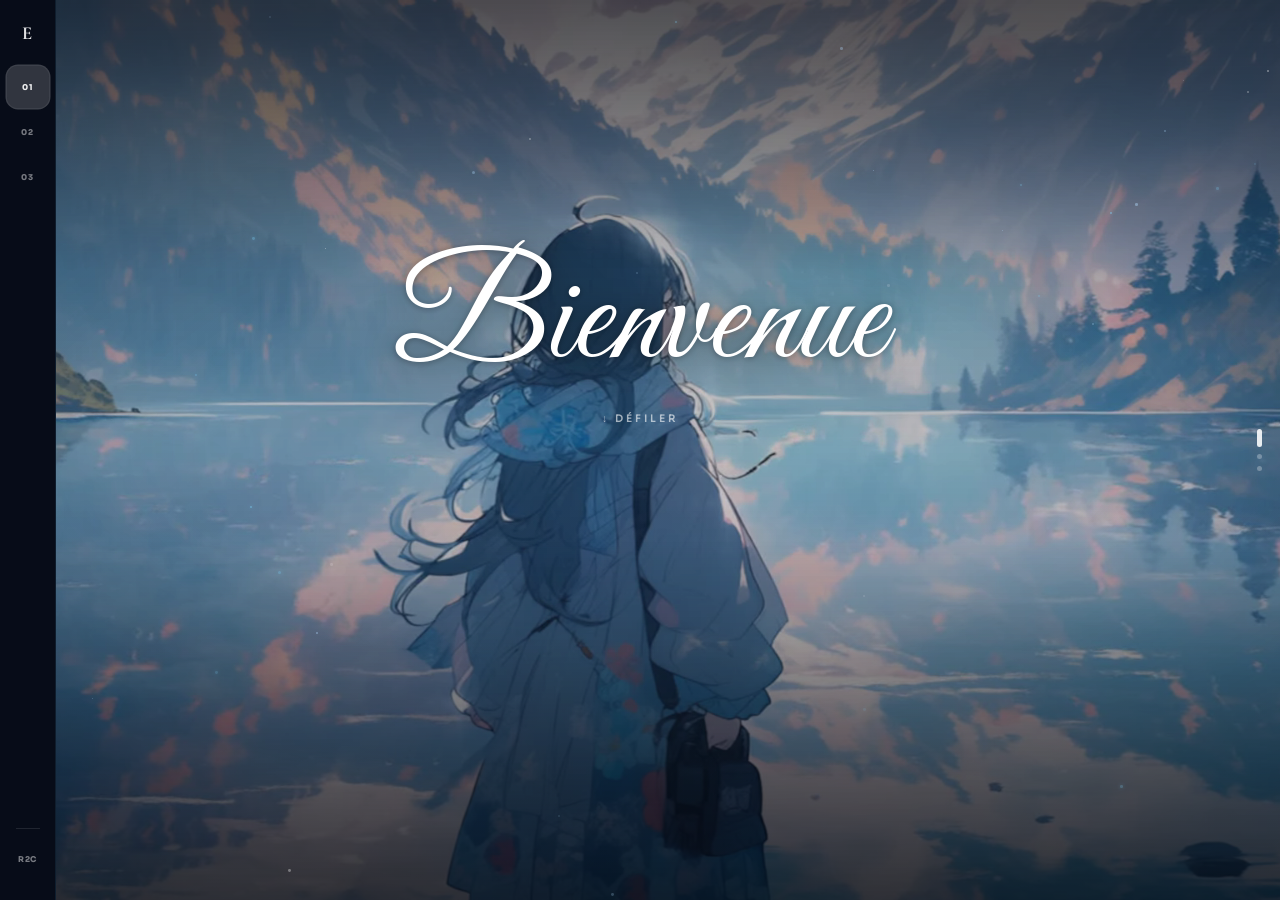
<file: index.html>
<!DOCTYPE html>
<html lang="fr">
<head>
  <meta charset="UTF-8">
  <meta name="viewport" content="width=device-width, initial-scale=1.0">
  <title>MedRevision</title>
  <link href="https://fonts.googleapis.com/css2?family=Sora:wght@300;400;500;600;700;800&family=Great+Vibes&family=Cormorant+Garamond:ital,wght@0,300;0,400;0,500;0,600;0,700;1,400;1,600&display=swap" rel="stylesheet">
  <link rel="stylesheet" href="style.css?v=16">
</head>
<body>

  <!-- FOND VIDÉO A/B — crossfade fluide -->
  <video id="bg-video-a" autoplay muted playsinline preload="auto"></video>
  <video id="bg-video-b" muted playsinline preload="auto"></video>
  <div id="bg-overlay"></div>

  <!-- FORMES FLOTTANTES -->
  <div class="e-shape es1"></div>
  <div class="e-shape es2"></div>
  <div class="e-shape es3"></div>
  <div class="e-shape es4"></div>
  <div class="e-shape es5"></div>

  <!-- TITRE BIENVENUE — fixe, scroll-driven -->
  <div id="beach-welcome">
    <span>Bienvenue</span>
    <div id="beach-scroll-hint">↓ défiler</div>
  </div>

  <!-- NAV LATÉRALE GAUCHE -->
  <nav id="side-nav">
    <div class="sn-brand">E</div>
    <div class="sn-links">
      <button class="sn-item active" data-sn="0" onclick="_snNavClick(0)">
        <span class="sn-num">01</span>
        <span class="sn-label">Accueil</span>
      </button>
      <button class="sn-item" data-sn="1" onclick="_snNavClick(1)">
        <span class="sn-num">02</span>
        <span class="sn-label">Spécialités</span>
      </button>
      <button class="sn-item" data-sn="2" onclick="_snNavClick(2)">
        <span class="sn-num">03</span>
        <span class="sn-label">Progression</span>
      </button>
    </div>
    <div class="sn-footer">
      <button class="sn-item sn-r2c" onclick="openItems()">
        <span class="sn-num">R2C</span>
        <span class="sn-label">Référentiel</span>
      </button>
    </div>
  </nav>

  <!-- DOTS DE NAVIGATION (visible sur s-scene) -->
  <div id="snap-dots">
    <div class="snap-dot active" onclick="_snNavClick(0)"></div>
    <div class="snap-dot" onclick="_snNavClick(1)"></div>
    <div class="snap-dot" onclick="_snNavClick(2)"></div>
  </div>

  <!-- ═══════════════════════════════════════
       SCENE — Snap scroll 3 sections
  ═══════════════════════════════════════ -->
  <div id="s-scene" class="screen active">
    <div id="snap-container">

      <!-- 01 · HERO -->
      <section class="snap-section" id="sec-hero">
        <div class="snap-vignette"></div>
      </section>

      <!-- 02 · SPÉCIALITÉS -->
      <section class="snap-section" id="sec-specs">
        <div class="sec-inner" id="sec-specs-inner">
          <p class="sec-eyebrow">Spécialités médicales</p>
          <h2 class="sec-display-title">Choisissez<br>votre matière</h2>
          <div class="specs-glass-grid" id="specs-glass-grid"></div>
          <button class="sec-r2c-btn" onclick="openItems()">
            <span class="sec-r2c-icon">📋</span>
            <span class="sec-r2c-text">Référentiel R2C · 367 items · 11 UEs</span>
            <span class="sec-r2c-arrow">→</span>
          </button>
        </div>
      </section>

      <!-- 03 · PROGRESSION -->
      <section class="snap-section" id="sec-prog">
        <div class="sec-inner" id="sec-prog-inner">
          <p class="sec-eyebrow">Tableau de bord</p>
          <h2 class="sec-display-title">Votre<br>progression</h2>

          <div class="prog-glass-grid">
            <div class="pgg-card pgg-wide">
              <div class="pgg-num-row">
                <span class="pgg-big" id="st2-items-done">0</span>
                <span class="pgg-slash">/</span>
                <span class="pgg-tot" id="st2-items-tot">367</span>
              </div>
              <div class="pgg-label">Items R2C vus</div>
              <div class="pgg-bar"><div class="pgg-fill" id="st2-bar"></div></div>
            </div>
            <div class="pgg-card">
              <div class="pgg-big" id="st2-pct">0%</div>
              <div class="pgg-label">Progression R2C</div>
            </div>
            <div class="pgg-card">
              <div class="pgg-big" id="st3-qcm-faits">0</div>
              <div class="pgg-label">QCMs tentés</div>
            </div>
          </div>

          <div class="prog-settings-inline">
            <div class="psi-group">
              <div class="bc-set-label">Fond d'écran</div>
              <div class="bc-set-row">
                <div class="bc-bg-tile active" id="bgt-0" onclick="setBg(0)"><div class="bc-bg-thumb">🎬</div><div class="bc-bg-name">Actuel</div></div>
                <div class="bc-bg-tile" id="bgt-1" onclick="setBg(1)"><div class="bc-bg-thumb">🎬</div><div class="bc-bg-name">Fond 1</div></div>
                <div class="bc-bg-tile" id="bgt-2" onclick="setBg(2)"><div class="bc-bg-thumb">🎬</div><div class="bc-bg-name">Fond 2</div></div>
              </div>
            </div>
            <div class="psi-group">
              <div class="bc-set-label">Design QCM</div>
              <div class="bc-set-row">
                <div class="bc-theme-tile active" id="btt-glass" onclick="setQcmTheme('glass')">
                  <div class="bc-theme-preview glass-preview"><div class="btp-card glass-card-preview"></div></div>
                  <div class="bc-theme-name">🔮 Glass</div>
                </div>
                <div class="bc-theme-tile" id="btt-classic" onclick="setQcmTheme('classic')">
                  <div class="bc-theme-preview classic-preview"><div class="btp-card classic-card-preview"></div></div>
                  <div class="bc-theme-name">📄 Classique</div>
                </div>
              </div>
            </div>
          </div>

        </div>
      </section>

    </div>
  </div>

  <!-- HOME (secondaire, non utilisé dans le flux principal) -->
  <div id="s-home" class="screen">
    <button class="back-btn" onclick="goHome()">← Retour</button>
    <header class="home-header">
      <div class="brand">EDN<span>·</span>Médecine</div>
    </header>
    <section class="home-hero">
      <div class="badge-top"><span class="badge-dot"></span>Révisions actives</div>
      <h1>Révisez<br><em>intelligemment.</em></h1>
      <p class="hero-sub">QCMs interactifs par spécialité, suivi de progression et référentiel R2C — tout en un.</p>
    </section>
    <div class="stats-row">
      <div class="stat-card"><div class="stat-icon">💡</div><div class="stat-num" id="st-tot-qcm">0</div><div class="stat-label">QCMs disponibles</div></div>
      <div class="stat-card"><div class="stat-icon">✅</div><div class="stat-num" id="st-qcm-faits">0</div><div class="stat-label">QCMs faits</div></div>
      <div class="stat-card"><div class="stat-icon">🎯</div><div class="stat-num" id="st-score">—</div><div class="stat-label">Score</div></div>
    </div>
    <div class="section-header"><span>Spécialités</span></div>
    <div class="mat-grid">
      <div class="mat-card cardio" onclick="openMat('cardio')"><div class="mat-top"><div class="mat-icon">🫀</div><div class="mat-arrow">↗</div></div><h3>Cardiologie</h3><div class="prog-wrap"><div class="prog-track"><div class="prog-fill" id="pg-cardio" style="width:0%"></div></div><div class="prog-lbl" id="pgl-cardio">Calcul en cours…</div></div></div>
      <div class="mat-card dermato" onclick="openMat('dermato')"><div class="mat-top"><div class="mat-icon">🩺</div><div class="mat-arrow">↗</div></div><h3>Dermatologie</h3><div class="prog-wrap"><div class="prog-track"><div class="prog-fill" id="pg-dermato" style="width:0%"></div></div><div class="prog-lbl" id="pgl-dermato">Calcul en cours…</div></div></div>
      <div class="mat-card infectio" onclick="openMat('infectio')"><div class="mat-top"><div class="mat-icon">🦠</div><div class="mat-arrow">↗</div></div><h3>Infectiologie</h3><div class="prog-wrap"><div class="prog-track"><div class="prog-fill" id="pg-infectio" style="width:0%"></div></div><div class="prog-lbl" id="pgl-infectio">Calcul en cours…</div></div></div>
      <div class="mat-card neuro" onclick="openMat('neuro')"><div class="mat-top"><div class="mat-icon">🧠</div><div class="mat-arrow">↗</div></div><h3>Neurologie</h3><div class="prog-wrap"><div class="prog-track"><div class="prog-fill" id="pg-neuro" style="width:0%"></div></div><div class="prog-lbl" id="pgl-neuro">Calcul en cours…</div></div></div>
      <div class="mat-card hge wide" onclick="openMat('hge')"><div class="mat-top"><div class="mat-icon">🍕</div><div class="mat-arrow">↗</div></div><h3>Hépato-Gastro-Entérologie</h3><div class="prog-wrap"><div class="prog-track"><div class="prog-fill" id="pg-hge" style="width:0%"></div></div><div class="prog-lbl" id="pgl-hge">Calcul en cours…</div></div></div>
    </div>
    <div class="section-header" style="margin-top:36px"><span>Référentiel</span></div>
    <div class="tool-card tc-items" onclick="openItems()" style="margin-bottom:8px">
      <div class="tool-card-icon">📋</div>
      <div class="tool-card-body"><div class="tool-card-title">Référentiel R2C</div><div class="tool-card-sub">367 items · 11 UEs · Collèges officiels</div></div>
      <div class="tool-card-arrow">↗</div>
    </div>
  </div>

  <!-- MATIERE — QCMs -->
  <div id="s-mat" class="screen">
    <button class="back-btn" onclick="goHome()">← Retour</button>
    <div class="mat-header"><h1 id="mat-titre"></h1></div>
    <div id="tc-qcm"></div>
  </div>

  <!-- CARDIO — Navigation accordion v2 -->
  <div id="s-cardio" class="screen">
    <button class="back-btn" onclick="goHome()">← Retour</button>
    <div class="scd-header">
      <div class="scd-title-row">
        <span class="scd-emoji">🫀</span>
        <div>
          <h1 class="scd-h1">Cardiologie</h1>
          <div id="scd-global-stats" class="scd-global-stats"></div>
        </div>
      </div>
    </div>
    <div class="scd-tag-label">Filtrer par thème</div>
    <div class="scd-tag-bar" id="scd-tag-bar"></div>
    <div class="scd-accordion" id="scd-accordion"></div>
  </div>

  <!-- QCM SESSION V2 — format enrichi avec correction -->
  <div id="s-qcm-v2" class="screen">
    <button class="back-btn" onclick="openCardio()">← Cardiologie</button>
    <div class="qv2-header">
      <h1 class="qv2-titre" id="qv2-titre"></h1>
      <div class="qv2-meta" id="qv2-meta"></div>
    </div>
    <div id="qv2-list"></div>
  </div>

  <!-- ITEMS R2C -->
  <div id="s-items" class="screen">
    <div class="items-screen-header">
      <button class="back-btn" onclick="goHome()" style="margin:0">← Accueil</button>
      <div>
        <h1 class="items-screen-title">Référentiel R2C</h1>
        <p class="items-screen-sub">367 items officiels des Épreuves Dématérialisées Nationales</p>
      </div>
    </div>
    <div id="items-prog-wrap"></div>
    <div class="ue-tabs" id="ue-tabs"></div>
    <div id="all-items-list"></div>
  </div>

  <script src="data.js?v=2"></script>
  <script src="data-neuro.js?v=2"></script>
  <script src="data-items.js?v=2"></script>
  <script src="progress.js?v=1"></script>
  <script src="data/structure-cardio.js?v=1"></script>
  <script src="data/questions-cardio.js?v=1"></script>
  <script src="data/qcm-index.js?v=1"></script>
  <script src="app.js?v=14"></script>
</body>
</html>
</file>
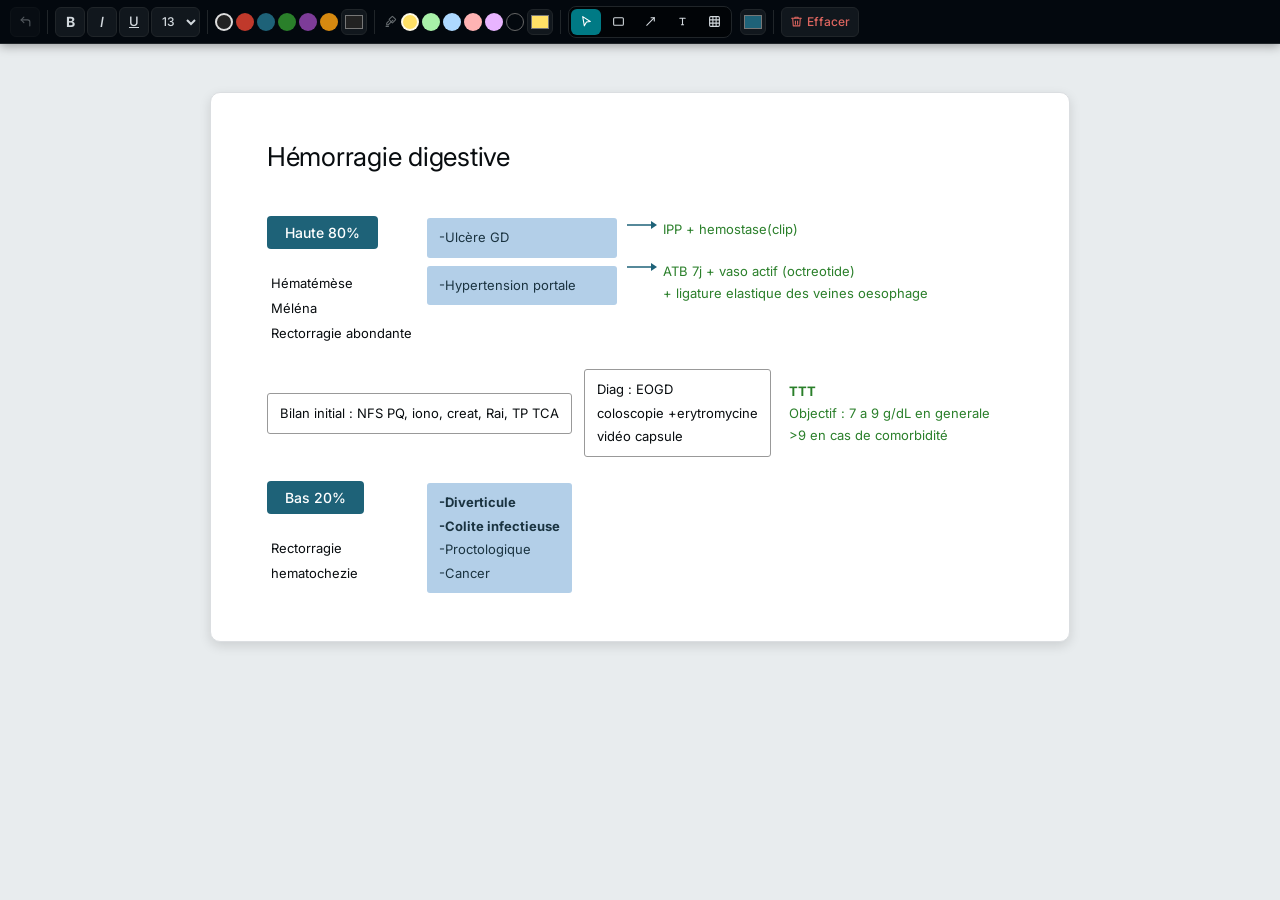
<file: cours_hemorragie_digestive.html>
<!DOCTYPE html>
<html lang="fr">
<head>
<meta charset="UTF-8">
<meta name="viewport" content="width=device-width, initial-scale=1.0">
<title>Hémorragie digestive</title>
<link rel="preconnect" href="https://fonts.googleapis.com">
<link href="https://fonts.googleapis.com/css2?family=Inter:wght@400;500;600&display=swap" rel="stylesheet">
<style>
/* ━━━━━━━━━━━━━━━━━━━━━━━━━━━━━
   RESET & BASE
━━━━━━━━━━━━━━━━━━━━━━━━━━━━━ */
*,*::before,*::after{box-sizing:border-box;margin:0;padding:0}
:root{
  --ink:          oklch(0.15 0.01 240);
  --surface:      oklch(0.98 0.003 240);
  --bar-bg:       oklch(0.13 0.018 248);
  --bar-btn:      oklch(0.20 0.015 248);
  --bar-hover:    oklch(0.26 0.015 248);
  --bar-active:   oklch(0.50 0.15 200);
  --bar-border:   oklch(0.26 0.01 248);
  --bar-text:     oklch(0.88 0.01 240);
  --bar-muted:    oklch(0.52 0.01 240);
  --accent:       oklch(0.45 0.14 200);
  --danger:       oklch(0.55 0.18 25);
  --shadow-sm:    0 1px 3px oklch(0 0 0 / .12), 0 1px 2px oklch(0 0 0 / .08);
  --shadow-md:    0 4px 12px oklch(0 0 0 / .12);
  --radius:       6px;
  --font: 'Inter', system-ui, sans-serif;
  --transition: 140ms ease;
}
html{height:100%}
body{
  font-family:var(--font);
  font-size:13px;
  background: oklch(0.94 0.005 240);
  color:var(--ink);
  height:100%;
  overflow-x:hidden;
}

/* ━━━━━━━━━━━━━━━━━━━━━━━━━━━━━
   TOOLBAR
━━━━━━━━━━━━━━━━━━━━━━━━━━━━━ */
#toolbar{
  position:sticky;
  top:0;
  z-index:100;
  background:var(--bar-bg);
  display:flex;
  align-items:center;
  gap:2px;
  padding:5px 10px;
  height:44px;
  border-bottom:1px solid var(--bar-border);
  box-shadow:0 2px 10px oklch(0 0 0 / .35);
  user-select:none;
  overflow-x:auto;
  scrollbar-width:none;
}
#toolbar::-webkit-scrollbar{display:none}

.tb-sep{
  width:1px;height:24px;
  background:var(--bar-border);
  margin:0 5px;
  flex-shrink:0;
}

/* Buttons */
.tb-btn{
  display:inline-flex;align-items:center;justify-content:center;gap:5px;
  height:30px;min-width:30px;padding:0 8px;
  background:var(--bar-btn);
  border:1px solid var(--bar-border);
  border-radius:var(--radius);
  color:var(--bar-text);
  font:500 12px/1 var(--font);
  cursor:pointer;
  transition:background var(--transition), border-color var(--transition), color var(--transition);
  white-space:nowrap;flex-shrink:0;
}
.tb-btn:hover{background:var(--bar-hover);border-color:oklch(0.38 0.01 248)}
.tb-btn.active{background:var(--bar-active);border-color:oklch(0.60 0.18 200);color:#fff}
.tb-btn:disabled{opacity:.38;cursor:default;pointer-events:none}
.tb-btn svg{width:13px;height:13px;stroke:currentColor;fill:none;stroke-width:2;stroke-linecap:round;stroke-linejoin:round;flex-shrink:0}
.tb-btn.icon-only{padding:0;width:30px}

/* Tool group pills */
.tb-tool-group{
  display:flex;align-items:center;gap:2px;
  background:oklch(0.10 0.015 248);
  border:1px solid var(--bar-border);
  border-radius:8px;
  padding:2px;
  flex-shrink:0;
}
.tb-tool-group .tb-btn{
  border:none;background:transparent;border-radius:6px;height:26px;
}
.tb-tool-group .tb-btn:hover{background:var(--bar-hover)}
.tb-tool-group .tb-btn.active{background:var(--bar-active);color:#fff}

/* Color swatches */
.swatch-row{display:flex;align-items:center;gap:3px;flex-shrink:0}
.swatch{
  width:18px;height:18px;border-radius:50%;
  border:2px solid transparent;
  cursor:pointer;transition:transform 120ms, border-color 120ms;
}
.swatch:hover{transform:scale(1.2)}
.swatch.active{border-color:rgba(255,255,255,.85)}

input[type=color].tb-color{
  width:26px;height:26px;padding:1px;
  background:var(--bar-btn);border:1px solid var(--bar-border);
  border-radius:var(--radius);cursor:pointer;
}

select.tb-select{
  height:30px;padding:0 6px;
  background:var(--bar-btn);border:1px solid var(--bar-border);
  border-radius:var(--radius);color:var(--bar-text);
  font:500 12px var(--font);cursor:pointer;flex-shrink:0;
}

/* Tooltip */
.tb-btn[title]:hover::after{
  content:attr(title);
  position:absolute;
  top:calc(100% + 6px);
  left:50%;transform:translateX(-50%);
  background:oklch(0.08 0.01 248);color:var(--bar-text);
  font-size:11px;padding:3px 7px;border-radius:4px;
  white-space:nowrap;pointer-events:none;
  border:1px solid var(--bar-border);
  z-index:200;
}
.tb-btn{position:relative}

/* ━━━━━━━━━━━━━━━━━━━━━━━━━━━━━
   WORKSPACE
━━━━━━━━━━━━━━━━━━━━━━━━━━━━━ */
#workspace{
  position:relative;
  min-height:calc(100vh - 44px);
  padding:48px 60px 80px;
}

/* SVG draw layer */
#draw-layer{
  position:absolute;top:0;left:0;width:100%;height:100%;
  pointer-events:none;z-index:10;overflow:visible;
}
#draw-layer.active{pointer-events:all;cursor:crosshair}

/* Course card */
#cours{
  position:relative;z-index:5;
  background:#fff;
  border-radius:10px;
  padding:48px 56px;
  box-shadow:var(--shadow-md);
  outline:none;
  max-width:860px;
  margin:0 auto;
  min-height:400px;
  border:1px solid oklch(0.90 0.005 240);
}
#cours:focus-within{border-color:oklch(0.80 0.01 200)}

/* ━━━━━━━━━━━━━━━━━━━━━━━━━━━━━
   COURSE CONTENT (original styles)
━━━━━━━━━━━━━━━━━━━━━━━━━━━━━ */
h1{font:400 26px/1.2 var(--font);color:var(--ink);margin-bottom:44px;letter-spacing:-.01em}
.box-dark{background:#1e6278;color:#fff;padding:8px 18px;border-radius:4px;font-size:14px;font-weight:500}
.box-light{background:#b3cfe8;color:#1a3340;padding:8px 12px;border-radius:3px;line-height:1.8}
.box-border{border:1.5px solid #999;padding:8px 12px;border-radius:3px;background:#fff;line-height:1.8}
.green{color:#2a7f2a;line-height:1.7}
.schema{display:flex;flex-direction:column;gap:0}
.row-haute{display:flex;align-items:flex-start}
.col-label-haute{display:flex;flex-direction:column;align-items:flex-start;gap:10px;min-width:150px}
.sym-haute{padding-top:12px;padding-left:4px;line-height:1.9;font-size:13px}
.col-causes-haute{display:flex;flex-direction:column;gap:8px;min-width:190px;margin-left:10px}
.col-ttt-haute{display:flex;flex-direction:column;gap:20px;margin-left:10px;padding-top:2px}
.ttt-row{display:flex;align-items:flex-start;gap:6px}
.row-center{display:flex;align-items:center;gap:12px;margin:24px 0}
.row-bas{display:flex;align-items:flex-start}
.col-label-bas{display:flex;flex-direction:column;align-items:flex-start;gap:10px;min-width:150px}
.sym-bas{padding-top:12px;padding-left:4px;line-height:1.9}
.col-causes-bas{min-width:190px;margin-left:10px;display:flex;align-items:flex-start}

/* ━━━━━━━━━━━━━━━━━━━━━━━━━━━━━
   SHAPES & ANNOTATIONS
━━━━━━━━━━━━━━━━━━━━━━━━━━━━━ */
.shape-wrapper{
  position:absolute;z-index:20;
  cursor:default;
}
/* Drag handle — visible on hover in select mode */
.shape-wrapper.draggable{cursor:move}

/* Delete button */
.shape-delete{
  position:absolute;top:-9px;right:-9px;
  width:18px;height:18px;
  background:var(--danger);color:#fff;
  border-radius:50%;font-size:13px;
  display:none;align-items:center;justify-content:center;
  cursor:pointer;z-index:30;line-height:1;border:none;
  box-shadow:0 1px 4px oklch(0 0 0/.3);
  transition:transform 100ms;
}
.shape-delete:hover{transform:scale(1.15)}
.shape-wrapper:hover .shape-delete{display:flex}

/* Resize handle */
.shape-resize{
  position:absolute;bottom:-5px;right:-5px;
  width:10px;height:10px;
  background:#fff;border:2px solid var(--accent);
  border-radius:2px;cursor:se-resize;z-index:25;
  opacity:0;transition:opacity 120ms;
}
.shape-wrapper:hover .shape-resize{opacity:1}

/* Rectangle drawn */
.drawn-rect{
  width:100%;height:100%;
  border:2px solid var(--accent);
  border-radius:5px;
  background:rgba(255,255,255,.92);
  display:flex;align-items:center;justify-content:center;
  backdrop-filter:blur(2px);
}
.drawn-rect textarea{
  width:100%;height:100%;
  border:none;background:transparent;
  text-align:center;font:13px/1.5 var(--font);
  color:var(--ink);padding:6px;
  resize:none;outline:none;
}

/* ━━━━━━━━━━━━━━━━━━━━━━━━━━━━━
   TEXT BOX — no border at rest
━━━━━━━━━━━━━━━━━━━━━━━━━━━━━ */
.text-box{
  position:absolute;z-index:20;
  min-width:60px;min-height:20px;
  padding:3px 6px;
  font:13px/1.6 var(--font);
  color:var(--ink);
  outline:none;
  border:1.5px solid transparent;
  border-radius:3px;
  background:transparent;
  cursor:text;
  white-space:pre-wrap;
  transition:border-color 140ms;
}
.text-box:hover{border-color:oklch(0.70 0.05 200)}
.text-box:focus{border-color:oklch(0.55 0.15 200);background:rgba(255,255,255,.7);cursor:text}
/* When draggable mode active: move cursor, no text cursor */
.shape-wrapper.draggable .text-box{cursor:move}
.shape-wrapper.draggable .text-box:hover{border-color:transparent}

/* ━━━━━━━━━━━━━━━━━━━━━━━━━━━━━
   TABLE TOOL
━━━━━━━━━━━━━━━━━━━━━━━━━━━━━ */
.drawn-table{
  border-collapse:collapse;
  min-width:120px;
  background:#fff;
  font:13px/1.5 var(--font);
  color:var(--ink);
  box-shadow:var(--shadow-sm);
  border-radius:4px;
  overflow:hidden;
}
.drawn-table td{
  border:1px solid oklch(0.80 0.01 240);
  padding:6px 10px;
  min-width:70px;min-height:28px;
  outline:none;
  vertical-align:top;
  position:relative;
}
.drawn-table td:focus{background:oklch(0.97 0.02 200)}

/* Table controls — add row/col */
.tbl-add-row,.tbl-add-col{
  position:absolute;
  display:none;
  align-items:center;justify-content:center;
  background:var(--accent);color:#fff;
  border:none;cursor:pointer;
  font-size:15px;line-height:1;
  border-radius:3px;
  transition:background 120ms,transform 100ms;
  z-index:5;
}
.tbl-add-row:hover,.tbl-add-col:hover{background:oklch(0.40 0.16 200);transform:scale(1.08)}
.tbl-add-row{
  left:0;right:0;height:18px;
  bottom:-19px;border-radius:0 0 4px 4px;
}
.tbl-add-col{
  top:0;bottom:0;width:18px;
  right:-19px;border-radius:0 4px 4px 0;
}
.table-wrapper:hover .tbl-add-row,
.table-wrapper:hover .tbl-add-col{display:flex}

/* Del row/col buttons inside cells (first col / first row) */
.del-row-btn,.del-col-btn{
  position:absolute;
  width:14px;height:14px;
  background:var(--danger);color:#fff;
  border:none;border-radius:50%;
  font-size:9px;line-height:1;
  cursor:pointer;display:none;
  align-items:center;justify-content:center;
  z-index:10;
}
.del-row-btn{top:50%;transform:translateY(-50%);left:-16px}
.del-col-btn{left:50%;transform:translateX(-50%);top:-16px}
.table-wrapper:hover .del-row-btn,
.table-wrapper:hover .del-col-btn{display:flex}

/* ━━━━━━━━━━━━━━━━━━━━━━━━━━━━━
   TABLE SIZE PICKER (popup)
━━━━━━━━━━━━━━━━━━━━━━━━━━━━━ */
#table-picker{
  position:fixed;z-index:500;
  background:var(--bar-bg);
  border:1px solid var(--bar-border);
  border-radius:8px;
  padding:14px;
  box-shadow:var(--shadow-md);
  display:none;
  flex-direction:column;gap:10px;
  min-width:200px;
}
#table-picker label{
  color:var(--bar-muted);font-size:11px;font-weight:500;
  text-transform:uppercase;letter-spacing:.05em;
  display:block;margin-bottom:3px;
}
#table-picker input[type=number]{
  width:100%;height:30px;padding:0 8px;
  background:var(--bar-btn);border:1px solid var(--bar-border);
  border-radius:var(--radius);color:var(--bar-text);
  font:14px var(--font);outline:none;
}
#table-picker input[type=number]:focus{border-color:var(--bar-active)}
#table-picker .tb-btn{width:100%;justify-content:center}

/* ━━━━━━━━━━━━━━━━━━━━━━━━━━━━━
   UNDO INDICATOR
━━━━━━━━━━━━━━━━━━━━━━━━━━━━━ */
#undo-toast{
  position:fixed;bottom:20px;left:50%;transform:translateX(-50%);
  background:oklch(0.15 0.015 248);color:var(--bar-text);
  padding:8px 18px;border-radius:20px;font-size:12px;
  border:1px solid var(--bar-border);
  pointer-events:none;opacity:0;
  transition:opacity .25s;z-index:300;
}
#undo-toast.show{opacity:1}

@media (prefers-reduced-motion:reduce){
  *{transition:none!important}
}
</style>
</head>
<body>

<!-- ━━━━━━━━ TOOLBAR ━━━━━━━━ -->
<div id="toolbar">

  <!-- Undo -->
  <button class="tb-btn icon-only" id="btn-undo" title="Annuler (Ctrl+Z)" onclick="undo()" disabled>
    <svg viewBox="0 0 24 24"><polyline points="9 14 4 9 9 4"/><path d="M20 20v-7a4 4 0 0 0-4-4H4"/></svg>
  </button>

  <div class="tb-sep"></div>

  <!-- Text format -->
  <button class="tb-btn icon-only" id="btn-bold" title="Gras (Ctrl+B)" onclick="execFmt('bold')"><b style="font-size:14px">B</b></button>
  <button class="tb-btn icon-only" id="btn-italic" title="Italique (Ctrl+I)" onclick="execFmt('italic')"><i style="font-size:14px">I</i></button>
  <button class="tb-btn icon-only" id="btn-underline" title="Souligné (Ctrl+U)" onclick="execFmt('underline')"><u style="font-size:13px">U</u></button>

  <select class="tb-select" id="font-size" title="Taille" onchange="changeFontSize(this.value)">
    <option value="10">10</option><option value="11">11</option>
    <option value="12">12</option><option value="13" selected>13</option>
    <option value="14">14</option><option value="16">16</option>
    <option value="18">18</option><option value="20">20</option>
    <option value="24">24</option><option value="28">28</option>
    <option value="32">32</option>
  </select>

  <div class="tb-sep"></div>

  <!-- Text color -->
  <div class="swatch-row" id="text-colors">
    <div class="swatch active" style="background:#222" data-color="#222" onclick="setTextColor(this)"></div>
    <div class="swatch" style="background:#c0392b" data-color="#c0392b" onclick="setTextColor(this)"></div>
    <div class="swatch" style="background:#1e6278" data-color="#1e6278" onclick="setTextColor(this)"></div>
    <div class="swatch" style="background:#2a7f2a" data-color="#2a7f2a" onclick="setTextColor(this)"></div>
    <div class="swatch" style="background:#7d3c98" data-color="#7d3c98" onclick="setTextColor(this)"></div>
    <div class="swatch" style="background:#d68910" data-color="#d68910" onclick="setTextColor(this)"></div>
    <input type="color" class="tb-color" id="custom-text-color" value="#222222" oninput="applyTextColor(this.value)" title="Couleur texte">
  </div>

  <div class="tb-sep"></div>

  <!-- Highlighter -->
  <svg style="width:13px;height:13px;margin:0 2px;flex-shrink:0;fill:none;stroke:var(--bar-muted);stroke-width:2" viewBox="0 0 24 24"><path d="M9 11l-4 4v3h3l4-4m0 0l5-5M3 21h6"/><rect x="11" y="4" width="9" height="9" rx="1" transform="rotate(45 15.5 8.5)"/></svg>
  <div class="swatch-row" id="hl-colors">
    <div class="swatch active" style="background:#ffe066" data-color="#ffe066" onclick="setHighlight(this)"></div>
    <div class="swatch" style="background:#a8f0a8" data-color="#a8f0a8" onclick="setHighlight(this)"></div>
    <div class="swatch" style="background:#add8ff" data-color="#add8ff" onclick="setHighlight(this)"></div>
    <div class="swatch" style="background:#ffb3b3" data-color="#ffb3b3" onclick="setHighlight(this)"></div>
    <div class="swatch" style="background:#e8b4ff" data-color="#e8b4ff" onclick="setHighlight(this)"></div>
    <div class="swatch" style="background:transparent;border:1.5px solid #666" data-color="transparent" title="Effacer" onclick="setHighlight(this)"></div>
    <input type="color" class="tb-color" id="custom-hl-color" value="#ffe066" oninput="applyHighlight(this.value)" title="Couleur surligneur">
  </div>

  <div class="tb-sep"></div>

  <!-- Drawing tools -->
  <div class="tb-tool-group">
    <button class="tb-btn active" id="btn-select" title="Sélection (Echap)" onclick="setTool('select')">
      <svg viewBox="0 0 24 24"><path d="M5 3l14 9-7 1-4 7z"/></svg>
    </button>
    <button class="tb-btn" id="btn-rect" title="Rectangle (R)" onclick="setTool('rect')">
      <svg viewBox="0 0 24 24"><rect x="3" y="5" width="18" height="14" rx="2"/></svg>
    </button>
    <button class="tb-btn" id="btn-arrow" title="Flèche (F)" onclick="setTool('arrow')">
      <svg viewBox="0 0 24 24"><line x1="5" y1="19" x2="19" y2="5"/><polyline points="13 5 19 5 19 11"/></svg>
    </button>
    <button class="tb-btn" id="btn-textbox" title="Zone de texte (T)" onclick="setTool('textbox')">
      <svg viewBox="0 0 24 24"><path d="M17 6H7M12 6v12M10 18h4"/></svg>
    </button>
    <button class="tb-btn" id="btn-table" title="Tableau (L)" onclick="setTool('table')">
      <svg viewBox="0 0 24 24"><rect x="3" y="3" width="18" height="18" rx="2"/><line x1="3" y1="9" x2="21" y2="9"/><line x1="3" y1="15" x2="21" y2="15"/><line x1="9" y1="3" x2="9" y2="21"/><line x1="15" y1="3" x2="15" y2="21"/></svg>
    </button>
  </div>

  <!-- Shape color -->
  <input type="color" class="tb-color" id="shape-color" title="Couleur trait / forme" value="#1e6278" style="margin-left:6px" oninput="updateArrowMarker()">

  <div class="tb-sep"></div>

  <button class="tb-btn" onclick="clearAll()" title="Effacer toutes les annotations" style="color:oklch(0.65 0.15 25);gap:4px">
    <svg viewBox="0 0 24 24" style="stroke:oklch(0.65 0.15 25)"><polyline points="3 6 5 6 21 6"/><path d="M19 6l-1 14H6L5 6"/><path d="M10 11v6M14 11v6"/><path d="M9 6V4h6v2"/></svg>
    Effacer
  </button>
</div>

<!-- Table size picker popup -->
<div id="table-picker">
  <div>
    <label>Lignes</label>
    <input type="number" id="tbl-rows" value="3" min="1" max="20">
  </div>
  <div>
    <label>Colonnes</label>
    <input type="number" id="tbl-cols" value="3" min="1" max="12">
  </div>
  <button class="tb-btn active" onclick="confirmTableCreate()">Créer le tableau</button>
</div>

<!-- Undo toast -->
<div id="undo-toast">Annulé</div>

<!-- ━━━━━━━━ WORKSPACE ━━━━━━━━ -->
<div id="workspace">

  <!-- SVG draw layer -->
  <svg id="draw-layer" xmlns="http://www.w3.org/2000/svg">
    <defs>
      <marker id="arrowhead" markerWidth="9" markerHeight="7" refX="9" refY="3.5" orient="auto">
        <polygon points="0 0, 9 3.5, 0 7" fill="#1e6278"/>
      </marker>
    </defs>
  </svg>

  <!-- Cours éditable -->
  <div id="cours" contenteditable="true" spellcheck="false">

    <h1>Hémorragie digestive</h1>

    <div class="schema">

      <!-- HAUTE 80% -->
      <div class="row-haute">
        <div class="col-label-haute">
          <div class="box-dark">Haute 80%</div>
          <div class="sym-haute">
            Hématémèse<br>Méléna<br>Rectorragie abondante
          </div>
        </div>
        <div class="col-causes-haute" style="margin-top:2px">
          <div class="box-light">-Ulcère GD</div>
          <div class="box-light">-Hypertension portale</div>
        </div>
        <div class="col-ttt-haute">
          <div class="ttt-row">
            <svg width="30" height="14" viewBox="0 0 30 14"><line x1="0" y1="7" x2="24" y2="7" stroke="#1e6278" stroke-width="1.5"/><polygon points="24,3 30,7 24,11" fill="#1e6278"/></svg>
            <span class="green">IPP + hemostase(clip)</span>
          </div>
          <div class="ttt-row">
            <svg width="30" height="14" viewBox="0 0 30 14"><line x1="0" y1="7" x2="24" y2="7" stroke="#1e6278" stroke-width="1.5"/><polygon points="24,3 30,7 24,11" fill="#1e6278"/></svg>
            <span class="green">ATB 7j + vaso actif (octreotide)<br>+ ligature elastique des veines oesophage</span>
          </div>
        </div>
      </div>

      <!-- CENTRE -->
      <div class="row-center">
        <div class="box-border">Bilan initial&nbsp;: NFS PQ, iono, creat, Rai, TP TCA</div>
        <div class="box-border">Diag&nbsp;: EOGD<br>coloscopie +erytromycine<br>vidéo capsule</div>
        <div class="green" style="padding-left:6px"><strong>TTT</strong><br>Objectif&nbsp;: 7 a 9 g/dL en generale<br>&gt;9 en cas de comorbidité</div>
      </div>

      <!-- BAS 20% -->
      <div class="row-bas">
        <div class="col-label-bas">
          <div class="box-dark">Bas 20%</div>
          <div class="sym-bas">Rectorragie<br>hematochezie</div>
        </div>
        <div class="col-causes-bas" style="margin-top:2px">
          <div class="box-light">
            <strong>-Diverticule</strong><br>
            <strong>-Colite infectieuse</strong><br>
            -Proctologique<br>-Cancer
          </div>
        </div>
      </div>

    </div>
  </div>
</div>

<script>
/* ══════════════════════════════════════════════
   HISTORY (undo system)
══════════════════════════════════════════════ */
const History = {
  stack: [],
  push(fn){ this.stack.push(fn); syncUndoBtn(); },
  undo(){
    if(!this.stack.length) return;
    this.stack.pop()();
    syncUndoBtn();
    showToast('Annulé');
  },
  clear(){ this.stack=[]; syncUndoBtn(); }
};

function syncUndoBtn(){
  document.getElementById('btn-undo').disabled = History.stack.length === 0;
}
function undo(){ History.undo(); }

function showToast(msg){
  const t = document.getElementById('undo-toast');
  t.textContent = msg;
  t.classList.add('show');
  clearTimeout(t._tid);
  t._tid = setTimeout(()=>t.classList.remove('show'), 1600);
}

/* ══════════════════════════════════════════════
   STATE
══════════════════════════════════════════════ */
let currentTool = 'select';
let isDrawing = false;
let drawStart = {x:0, y:0};
let tempSvgEl = null;
let pendingTablePos = null;

const workspace  = document.getElementById('workspace');
const drawLayer  = document.getElementById('draw-layer');
const cours      = document.getElementById('cours');

/* ══════════════════════════════════════════════
   TOOL SWITCHER
══════════════════════════════════════════════ */
function setTool(name){
  currentTool = name;
  ['select','rect','arrow','textbox','table'].forEach(t=>{
    const b = document.getElementById('btn-'+t);
    if(b) b.classList.toggle('active', t===name);
  });

  if(name==='select'){
    drawLayer.classList.remove('active');
    cours.contentEditable='true';
    setShapesDraggable(true);
  } else {
    drawLayer.classList.add('active');
    cours.contentEditable='false';
    setShapesDraggable(false);
  }

  // close table picker if switching away
  if(name !== 'table') hidePicker();
}

/* ══════════════════════════════════════════════
   TEXT FORMATTING
══════════════════════════════════════════════ */
function execFmt(cmd){
  cours.focus();
  document.execCommand(cmd, false, null);
}
function changeFontSize(size){
  cours.focus();
  document.execCommand('fontSize', false, '7');
  cours.querySelectorAll('font[size="7"]').forEach(el=>{
    el.removeAttribute('size');
    el.style.fontSize = size+'px';
  });
}
function setTextColor(sw){
  document.querySelectorAll('#text-colors .swatch').forEach(s=>s.classList.remove('active'));
  sw.classList.add('active');
  applyTextColor(sw.dataset.color);
}
function applyTextColor(c){ cours.focus(); document.execCommand('foreColor',false,c); }
function setHighlight(sw){
  document.querySelectorAll('#hl-colors .swatch').forEach(s=>s.classList.remove('active'));
  sw.classList.add('active');
  applyHighlight(sw.dataset.color);
}
function applyHighlight(c){
  cours.focus();
  if(c==='transparent'){ document.execCommand('hiliteColor',false,'transparent'); }
  else { document.execCommand('hiliteColor',false,c); }
}

document.addEventListener('selectionchange',()=>{
  document.getElementById('btn-bold').classList.toggle('active', document.queryCommandState('bold'));
  document.getElementById('btn-italic').classList.toggle('active', document.queryCommandState('italic'));
  document.getElementById('btn-underline').classList.toggle('active', document.queryCommandState('underline'));
});

/* ══════════════════════════════════════════════
   AUTO "-->" → "→"
══════════════════════════════════════════════ */
function autoArrowReplace(node){
  const text = node.textContent;
  const idx = text.lastIndexOf('-->');
  if(idx===-1) return;
  node.textContent = text.slice(0,idx)+'→'+text.slice(idx+3);
  const sel = window.getSelection();
  const r = document.createRange();
  r.setStart(node, idx+1); r.collapse(true);
  sel.removeAllRanges(); sel.addRange(r);
}

cours.addEventListener('keyup', e=>{
  if(e.key!=='>' && e.key!=='-') return;
  const sel = window.getSelection();
  if(!sel.rangeCount) return;
  const node = sel.getRangeAt(0).startContainer;
  if(node.nodeType===Node.TEXT_NODE) autoArrowReplace(node);
});

/* ══════════════════════════════════════════════
   DRAWING — SVG layer
══════════════════════════════════════════════ */
function shapeColor(){ return document.getElementById('shape-color').value; }

function updateArrowMarker(){
  const c = shapeColor();
  document.querySelector('#arrowhead polygon').setAttribute('fill', c);
}

function svgPt(e){
  const r = drawLayer.getBoundingClientRect();
  return { x: e.clientX-r.left, y: e.clientY-r.top };
}

drawLayer.addEventListener('mousedown', e=>{
  if(currentTool==='select') return;
  if(currentTool==='textbox'){ placeTextBox(e); return; }
  if(currentTool==='table')  { openTablePicker(e); return; }

  isDrawing = true;
  drawStart = svgPt(e);
  const c = shapeColor();

  if(currentTool==='rect'){
    tempSvgEl = makeSvgEl('rect',{x:drawStart.x,y:drawStart.y,width:0,height:0,
      fill:'rgba(255,255,255,.04)',stroke:c,'stroke-width':2,rx:4});
    drawLayer.appendChild(tempSvgEl);
  } else if(currentTool==='arrow'){
    updateArrowMarker();
    tempSvgEl = makeSvgEl('line',{x1:drawStart.x,y1:drawStart.y,x2:drawStart.x,y2:drawStart.y,
      stroke:c,'stroke-width':2,'marker-end':'url(#arrowhead)'});
    drawLayer.appendChild(tempSvgEl);
  }
  e.preventDefault();
});

drawLayer.addEventListener('mousemove', e=>{
  if(!isDrawing||!tempSvgEl) return;
  const pt = svgPt(e);
  if(currentTool==='rect'){
    const x=Math.min(drawStart.x,pt.x), y=Math.min(drawStart.y,pt.y);
    attr(tempSvgEl,{x,y,width:Math.abs(pt.x-drawStart.x),height:Math.abs(pt.y-drawStart.y)});
  } else if(currentTool==='arrow'){
    attr(tempSvgEl,{x2:pt.x,y2:pt.y});
  }
});

drawLayer.addEventListener('mouseup', e=>{
  if(!isDrawing) return;
  isDrawing=false;
  if(!tempSvgEl) return;

  if(currentTool==='rect'){
    const x=+tempSvgEl.getAttribute('x'), y=+tempSvgEl.getAttribute('y');
    const w=+tempSvgEl.getAttribute('width'), h=+tempSvgEl.getAttribute('height');
    tempSvgEl.remove(); tempSvgEl=null;
    if(w>8&&h>8) addRectShape(x,y,w,h,shapeColor());
  } else if(currentTool==='arrow'){
    finalizeArrow(tempSvgEl);
    tempSvgEl=null;
  }
});

/* ══════════════════════════════════════════════
   RECT SHAPE
══════════════════════════════════════════════ */
function addRectShape(x,y,w,h,color,recordHistory=true){
  const wrapper = el('div','shape-wrapper draggable');
  wrapper.style.cssText = `left:${x}px;top:${y}px;width:${w}px;height:${h}px`;

  const box = el('div','drawn-rect');
  box.style.borderColor = color;
  const ta = el('textarea','');
  ta.placeholder='Texte…';
  ta.style.color = color;
  ta.addEventListener('mousedown',e=>e.stopPropagation());
  box.appendChild(ta);

  const resize = el('div','shape-resize');
  const del = deleteBtn(()=>{ wrapper.remove(); History.push(()=>{workspace.appendChild(wrapper); makeDraggable(wrapper);}); });

  wrapper.append(box, resize, del);
  workspace.appendChild(wrapper);
  makeDraggable(wrapper);
  makeResizable(wrapper, resize);
  setTimeout(()=>ta.focus(),40);

  if(recordHistory) History.push(()=>wrapper.remove());
}

/* ══════════════════════════════════════════════
   ARROW (SVG)
══════════════════════════════════════════════ */
function finalizeArrow(line, recordHistory=true){
  makeSvgArrowDraggable(line);
  line.style.cursor='move';

  // Right-click = delete
  line.addEventListener('contextmenu', e=>{
    e.preventDefault();
    line.remove();
    History.push(()=>{ drawLayer.appendChild(line); finalizeArrow(line,false); });
  });

  if(recordHistory) History.push(()=>line.remove());
}

function makeSvgArrowDraggable(line){
  line.addEventListener('mousedown', e=>{
    e.stopPropagation();
    e.preventDefault();
    const x1=+line.getAttribute('x1'),y1=+line.getAttribute('y1');
    const x2=+line.getAttribute('x2'),y2=+line.getAttribute('y2');
    const sx=e.clientX,sy=e.clientY;
    const startX1=x1,startY1=y1,startX2=x2,startY2=y2;
    function mv(ev){
      const dx=ev.clientX-sx,dy=ev.clientY-sy;
      attr(line,{x1:x1+dx,y1:y1+dy,x2:x2+dx,y2:y2+dy});
    }
    function up(){
      const endX1=+line.getAttribute('x1'),endY1=+line.getAttribute('y1');
      const endX2=+line.getAttribute('x2'),endY2=+line.getAttribute('y2');
      if(startX1!==endX1||startY1!==endY1)
        History.push(()=>attr(line,{x1:startX1,y1:startY1,x2:startX2,y2:startY2}));
      off(mv,up);
    }
    on(mv,up);
  });
}

/* ══════════════════════════════════════════════
   TEXT BOX (no border at rest)
══════════════════════════════════════════════ */
function placeTextBox(e, recordHistory=true){
  const ws = workspace.getBoundingClientRect();
  const x = e.clientX-ws.left, y = e.clientY-ws.top;

  const wrapper = el('div','shape-wrapper draggable');
  wrapper.style.cssText = `left:${x}px;top:${y}px;min-width:80px`;

  const box = el('div','text-box');
  box.contentEditable='true';
  box.addEventListener('mousedown',ev=>{ if(currentTool!=='select') return; ev.stopPropagation(); });
  box.addEventListener('keyup', ev=>{
    if(ev.key!=='>'&&ev.key!=='-') return;
    const sel=window.getSelection();
    if(!sel.rangeCount) return;
    const node=sel.getRangeAt(0).startContainer;
    if(node.nodeType===Node.TEXT_NODE) autoArrowReplace(node);
  });

  const del = deleteBtn(()=>{ wrapper.remove(); History.push(()=>{workspace.appendChild(wrapper);makeDraggable(wrapper);}); });

  wrapper.append(box, del);
  workspace.appendChild(wrapper);
  makeDraggable(wrapper);
  setTimeout(()=>box.focus(),40);

  if(recordHistory) History.push(()=>wrapper.remove());
}

/* ══════════════════════════════════════════════
   TABLE TOOL
══════════════════════════════════════════════ */
function openTablePicker(e){
  pendingTablePos = svgPt(e);
  const picker = document.getElementById('table-picker');
  picker.style.display='flex';
  picker.style.left = e.clientX+'px';
  picker.style.top  = (e.clientY+8)+'px';
  document.getElementById('tbl-rows').focus();
}
function hidePicker(){
  document.getElementById('table-picker').style.display='none';
}
function confirmTableCreate(){
  const rows = +document.getElementById('tbl-rows').value||3;
  const cols = +document.getElementById('tbl-cols').value||3;
  hidePicker();
  if(pendingTablePos) createTable(pendingTablePos.x, pendingTablePos.y, rows, cols);
  pendingTablePos=null;
}

document.getElementById('table-picker').addEventListener('keydown',e=>{
  if(e.key==='Enter') confirmTableCreate();
  if(e.key==='Escape') hidePicker();
});
document.addEventListener('mousedown',e=>{
  if(!document.getElementById('table-picker').contains(e.target)) hidePicker();
});

function createTable(x, y, rows, cols, recordHistory=true){
  const wrapper = el('div','shape-wrapper table-wrapper draggable');
  wrapper.style.cssText=`left:${x}px;top:${y}px`;

  const table = el('table','drawn-table');
  const tbody = el('tbody','');
  buildTableBody(tbody, rows, cols);
  table.appendChild(tbody);

  // Add-row button
  const addRowBtn = el('button','tbl-add-row');
  addRowBtn.textContent='+';
  addRowBtn.title='Ajouter une ligne';
  addRowBtn.addEventListener('click',()=>addRow(tbody));
  addRowBtn.addEventListener('mousedown',e=>e.stopPropagation());

  // Add-col button
  const addColBtn = el('button','tbl-add-col');
  addColBtn.textContent='+';
  addColBtn.title='Ajouter une colonne';
  addColBtn.addEventListener('click',()=>addCol(tbody));
  addColBtn.addEventListener('mousedown',e=>e.stopPropagation());

  const del = deleteBtn(()=>{ wrapper.remove(); History.push(()=>{workspace.appendChild(wrapper);makeDraggable(wrapper);}); });

  wrapper.append(table, addRowBtn, addColBtn, del);
  workspace.appendChild(wrapper);
  makeDraggable(wrapper);

  if(recordHistory) History.push(()=>wrapper.remove());
}

function buildTableBody(tbody, rows, cols){
  tbody.innerHTML='';
  for(let r=0;r<rows;r++){
    const tr = buildRow(tbody, cols, r);
    tbody.appendChild(tr);
  }
}

function buildRow(tbody, cols, rowIndex){
  const tr = el('tr','');
  for(let c=0;c<cols;c++){
    const td = el('td','');
    td.contentEditable='true';
    td.addEventListener('mousedown',e=>e.stopPropagation());

    // Del-row button on first col
    if(c===0){
      const delRow = el('button','del-row-btn');
      delRow.textContent='×';
      delRow.title='Supprimer la ligne';
      delRow.addEventListener('mousedown',e=>{e.stopPropagation();e.preventDefault();});
      delRow.addEventListener('click',()=>{
        const rows = tbody.querySelectorAll('tr');
        if(rows.length>1) tr.remove();
      });
      td.appendChild(delRow);
    }
    tr.appendChild(td);
  }

  // Del-col buttons on first row — add to all first-row cells
  return tr;
}

function addRow(tbody){
  const existingRows = tbody.querySelectorAll('tr');
  const cols = existingRows[0]? existingRows[0].querySelectorAll('td').length : 3;
  const tr = buildRow(tbody, cols, existingRows.length);
  tbody.appendChild(tr);
}

function addCol(tbody){
  tbody.querySelectorAll('tr').forEach((tr,ri)=>{
    const td = el('td','');
    td.contentEditable='true';
    td.addEventListener('mousedown',e=>e.stopPropagation());
    // Re-add del-row btn if first col (if this col is now first... no, we're adding at end)
    tr.appendChild(td);
  });
}

/* ══════════════════════════════════════════════
   DRAG & RESIZE (DOM shapes)
══════════════════════════════════════════════ */
function makeDraggable(wrapper){
  wrapper.addEventListener('mousedown', e=>{
    if(currentTool!=='select') return;
    // Allow clicks inside cells / textareas
    if(e.target.tagName==='TEXTAREA'||
       e.target.tagName==='TD'||
       e.target.classList.contains('text-box')||
       e.target.classList.contains('shape-resize')||
       e.target.classList.contains('shape-delete')||
       e.target.classList.contains('del-row-btn')||
       e.target.classList.contains('tbl-add-row')||
       e.target.classList.contains('tbl-add-col')) return;

    e.preventDefault();
    const sx=e.clientX-wrapper.offsetLeft;
    const sy=e.clientY-wrapper.offsetTop;
    const startL=wrapper.offsetLeft, startT=wrapper.offsetTop;

    function mv(ev){
      wrapper.style.left=(ev.clientX-sx)+'px';
      wrapper.style.top =(ev.clientY-sy)+'px';
    }
    function up(){
      const endL=wrapper.offsetLeft, endT=wrapper.offsetTop;
      if(startL!==endL||startT!==endT)
        History.push(()=>{ wrapper.style.left=startL+'px'; wrapper.style.top=startT+'px'; });
      off(mv,up);
    }
    on(mv,up);
  });
}

function setShapesDraggable(on){
  workspace.querySelectorAll('.shape-wrapper').forEach(w=>{
    w.classList.toggle('draggable', on);
  });
}

function makeResizable(wrapper, handle){
  handle.addEventListener('mousedown', e=>{
    e.preventDefault(); e.stopPropagation();
    const sx=e.clientX, sy=e.clientY;
    const sw=wrapper.offsetWidth, sh=wrapper.offsetHeight;
    function mv(ev){
      wrapper.style.width  = Math.max(60, sw+ev.clientX-sx)+'px';
      wrapper.style.height = Math.max(30, sh+ev.clientY-sy)+'px';
    }
    function up(){ off(mv,up); }
    on(mv,up);
  });
}

/* ══════════════════════════════════════════════
   CLEAR ALL
══════════════════════════════════════════════ */
function clearAll(){
  if(!confirm('Effacer toutes les annotations dessinées ?')) return;
  workspace.querySelectorAll('.shape-wrapper').forEach(el=>el.remove());
  drawLayer.querySelectorAll('line').forEach(el=>el.remove());
  History.clear();
}

/* ══════════════════════════════════════════════
   KEYBOARD SHORTCUTS
══════════════════════════════════════════════ */
document.addEventListener('keydown', e=>{
  const active = document.activeElement;
  const inEdit = active===cours || active.classList.contains('text-box') ||
                 active.tagName==='TEXTAREA' || active.tagName==='TD' ||
                 active.closest('#table-picker');

  if((e.ctrlKey||e.metaKey) && e.key==='z'){ e.preventDefault(); undo(); return; }

  if(inEdit) return;
  if(e.key==='r'||e.key==='R') setTool('rect');
  if(e.key==='f'||e.key==='F') setTool('arrow');
  if(e.key==='t'||e.key==='T') setTool('textbox');
  if(e.key==='l'||e.key==='L') setTool('table');
  if(e.key==='Escape') setTool('select');
});

/* ══════════════════════════════════════════════
   HELPERS
══════════════════════════════════════════════ */
function el(tag, cls){ const d=document.createElement(tag); if(cls) d.className=cls; return d; }
function makeSvgEl(tag, attrs){
  const e=document.createElementNS('http://www.w3.org/2000/svg',tag);
  attr(e,attrs); return e;
}
function attr(el, attrs){ Object.entries(attrs).forEach(([k,v])=>el.setAttribute(k,v)); }
function on(mv,up){ document.addEventListener('mousemove',mv); document.addEventListener('mouseup',up); }
function off(mv,up){ document.removeEventListener('mousemove',mv); document.removeEventListener('mouseup',up); }
function deleteBtn(fn){
  const b=el('button','shape-delete');
  b.textContent='×';
  b.addEventListener('click',fn);
  return b;
}

// Init
updateArrowMarker();
</script>
</body>
</html>
</file>
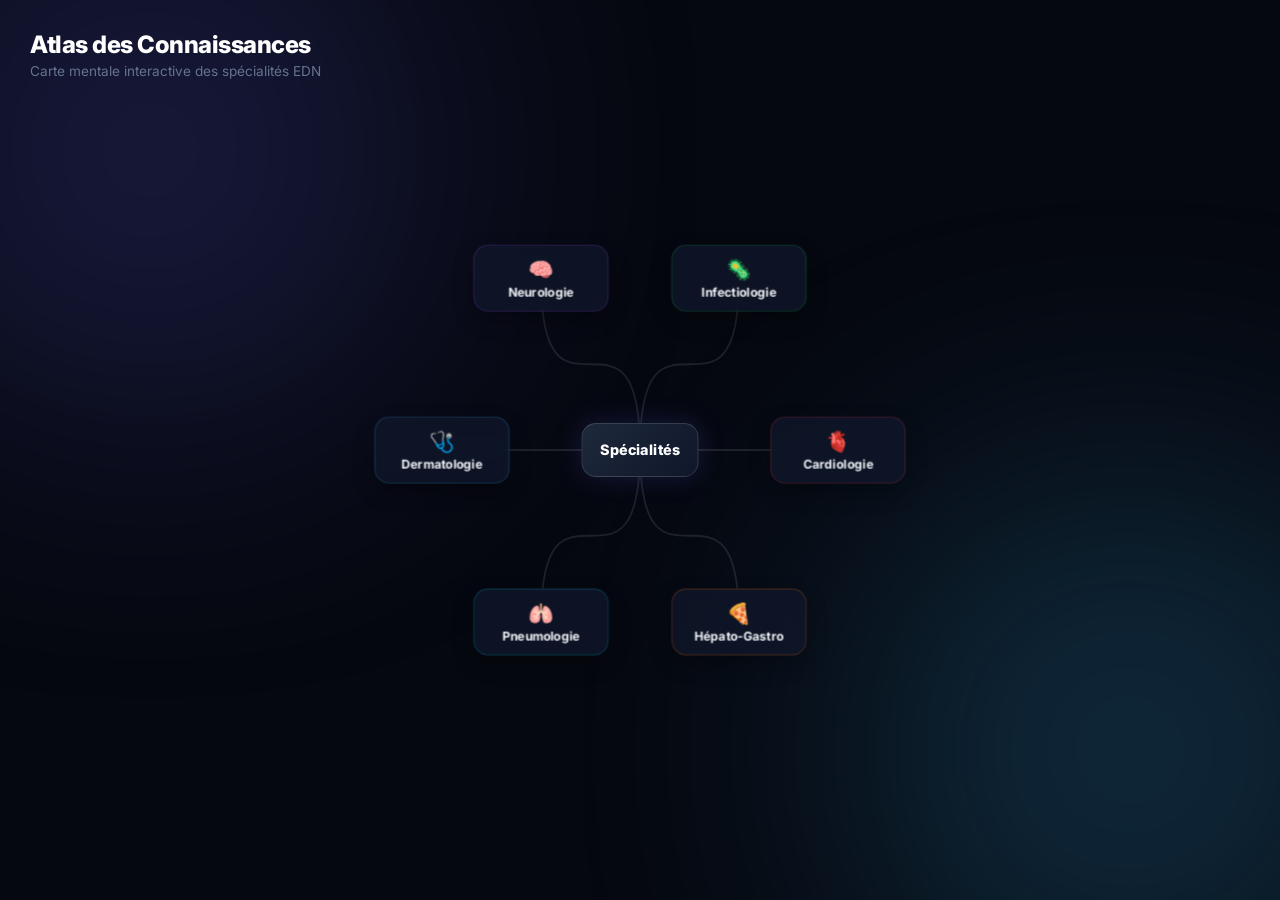
<file: test/carte.html>
<!DOCTYPE html>
<html lang="fr">
<head>
<meta charset="UTF-8">
<meta name="viewport" content="width=device-width, initial-scale=1.0">
<title>Carte Mentale - EDN</title>
<link href="https://fonts.googleapis.com/css2?family=Inter:wght@400;600;700;800&display=swap" rel="stylesheet">
<style>
* { box-sizing: border-box; margin: 0; padding: 0; -webkit-tap-highlight-color: transparent; }
body {
  font-family: 'Inter', sans-serif;
  background: #060810;
  color: #f1f5f9;
  height: 100vh;
  overflow: hidden; /* Désactive le scroll de la page */
}

/* Orbes de fond */
.ambient { position: fixed; border-radius: 50%; filter: blur(140px); pointer-events: none; z-index: 0; opacity: 0.25; }
.o1 { width: 500px; height: 500px; background: #6366f1; top: -100px; left: -100px; }
.o2 { width: 500px; height: 500px; background: #38bdf8; bottom: -100px; right: -100px; }

/* En-tête */
.header { position: absolute; top: 30px; left: 30px; z-index: 10; }
.header h1 { font-size: 1.5rem; font-weight: 800; color: #fff; letter-spacing: -0.5px; }
.header p { font-size: 0.85rem; color: #64748b; margin-top: 4px; }

.btn-retour {
  position: absolute; top: 30px; right: 30px; z-index: 10;
  background: rgba(255,255,255,0.05); color: #fff; border: 1px solid rgba(255,255,255,0.1);
  padding: 10px 16px; border-radius: 12px; cursor: pointer; font-weight: 600; font-size: 0.85rem;
  transition: all 0.2s; opacity: 0; pointer-events: none; transform: translateY(-10px);
}
.btn-retour.vis { opacity: 1; pointer-events: all; transform: translateY(0); }
.btn-retour:hover { background: rgba(255,255,255,0.1); }

/* SYSTEME DE VUE (VIEWPORT & CANVAS) */
#viewport {
  position: absolute; top: 0; left: 0; width: 100vw; height: 100vh;
  overflow: hidden; z-index: 1;
}

#canvas {
  position: absolute;
  top: 0; left: 0;
  width: 0; height: 0;
  /* L'origine de la transformation est le point 0,0 du canvas */
  transform-origin: 0 0;
  transition: transform 0.6s cubic-bezier(0.34, 1.56, 0.64, 1);
}

/* Lignes SVG connectant les noeuds */
#lines {
  position: absolute; top: 0; left: 0;
  width: 100vw; height: 100vh;
  overflow: visible; pointer-events: none;
}
path.link {
  fill: none; stroke: rgba(255, 255, 255, 0.1); stroke-width: 2px;
  transition: stroke 0.4s, stroke-width 0.4s;
}
path.link.active { stroke: var(--link-color); stroke-width: 3px; filter: drop-shadow(0 0 4px var(--link-color)); }
path.link.hidden { opacity: 0; }

/* LES BULLES (NODES) */
.node {
  position: absolute;
  transform: translate(-50%, -50%); /* Centre la div sur ses coordonnées x,y */
  display: flex; flex-direction: column; align-items: center; justify-content: center;
  border-radius: 16px; cursor: pointer; transition: all 0.3s;
  box-shadow: 0 10px 25px rgba(0,0,0,0.3);
  text-align: center;
  border: 1px solid rgba(255, 255, 255, 0.08);
}
.node:hover { transform: translate(-50%, -50%) scale(1.05); }

/* Racine (Spécialités) */
.node-root {
  background: linear-gradient(135deg, #1e293b, #0f172a);
  width: 130px; height: 60px;
  font-size: 1rem; font-weight: 800; color: #fff;
  border: 1px solid rgba(255, 255, 255, 0.15);
  box-shadow: 0 0 30px rgba(99, 102, 241, 0.2);
}

/* Niveau 1 (Cardio, Pneumo...) */
.node-l1 {
  background: rgba(15, 23, 42, 0.8);
  width: 150px; padding: 12px 10px;
  backdrop-filter: blur(8px);
}
.node-l1 .ico { font-size: 1.4rem; margin-bottom: 4px; }
.node-l1 .lbl { font-size: 0.85rem; font-weight: 700; color: #f1f5f9; }

/* Niveau 2 (Rythmologie, Valvulo...) */
.node-l2 {
  background: rgba(15, 23, 42, 0.9);
  padding: 10px 14px; border-radius: 30px;
  font-size: 0.75rem; font-weight: 600; color: #cbd5e1;
  opacity: 0; pointer-events: none; transform: translate(-50%, -50%) scale(0.5);
}
.node-l2.vis {
  opacity: 1; pointer-events: all; transform: translate(-50%, -50%) scale(1);
}
.node-l2:hover { background: var(--l2-color); color: #fff; border-color: transparent; }

/* État inactif (quand on zoom sur une autre branche) */
.node.dimmed { opacity: 0.15; pointer-events: none; filter: grayscale(1); }

</style>
</head>
<body>

<div class="ambient o1"></div>
<div class="ambient o2"></div>

<div class="header">
  <h1>Atlas des Connaissances</h1>
  <p>Carte mentale interactive des spécialités EDN</p>
</div>

<button class="btn-retour" id="btnBack" onclick="resetView()">⟵ Vue Globale</button>

<div id="viewport">
  <div id="canvas">
    <svg id="lines"></svg>
    </div>
</div>

<script>
// --- 1. LES DONNÉES DE LA CARTE ---
const mapData = {
  id: 'root', label: 'Spécialités', type: 'root',
  children: [
    { 
      id: 'cardio', label: 'Cardiologie', ico: '🫀', color: '#ff4b6b', 
      children: [
        { id: 'c1', label: 'Rythmologie' },
        { id: 'c2', label: 'Valvulopathie' },
        { id: 'c3', label: 'Coronaropathie' },
        { id: 'c4', label: 'Insuffisance Cardiaque' }
      ]
    },
    { 
      id: 'hge', label: 'Hépato-Gastro', ico: '🍕', color: '#f97316', 
      children: [
        { id: 'h1', label: 'Hémorragies Dig.' },
        { id: 'h2', label: 'Cirrhose' },
        { id: 'h3', label: 'MICI' }
      ]
    },
    { 
      id: 'pneumo', label: 'Pneumologie', ico: '🫁', color: '#06b6d4', 
      children: [
        { id: 'p1', label: 'Asthme & BPCO' },
        { id: 'p2', label: 'Infections Resp.' },
        { id: 'p3', label: 'Embolie Pulmonaire' }
      ]
    },
    { 
      id: 'dermato', label: 'Dermatologie', ico: '🩺', color: '#38bdf8', 
      children: [
        { id: 'd1', label: 'Mélanome' },
        { id: 'd2', label: 'Toxidermies' },
        { id: 'd3', label: 'Dermatoses Bulleuses' }
      ]
    },
    { 
      id: 'neuro', label: 'Neurologie', ico: '🧠', color: '#a855f7', 
      children: [
        { id: 'n1', label: 'AVC' },
        { id: 'n2', label: 'Épilepsie' },
        { id: 'n3', label: 'Céphalées' }
      ]
    },
    { 
      id: 'infectio', label: 'Infectiologie', ico: '🦠', color: '#22c55e', 
      children: [
        { id: 'i1', label: 'VIH' },
        { id: 'i2', label: 'Lyme & Tiques' },
        { id: 'i3', label: 'Antibiothérapie' }
      ]
    }
  ]
};

// --- 2. LE MOTEUR DE RENDU (Coordonnées + DOM) ---
const canvas = document.getElementById('canvas');
const svgLines = document.getElementById('lines');
const btnBack = document.getElementById('btnBack');

const RADIUS_L1 = 220; // Distance du centre pour les matières
const RADIUS_L2 = 160; // Distance des sous-parties par rapport à leur matière

let nodes = [];
let links = [];

// Fonction mathématique pour générer les coordonnées polaires (Cercle et Éventail)
function generateCoordinates() {
  // Noeud central (Root)
  nodes.push({ id: mapData.id, label: mapData.label, type: 'root', x: 0, y: 0 });

  const l1Count = mapData.children.length;
  const angleStepL1 = (Math.PI * 2) / l1Count;

  mapData.children.forEach((l1, i) => {
    // Calcul de la position de la Spécialité (En cercle)
    const angleL1 = i * angleStepL1;
    const xL1 = Math.cos(angleL1) * RADIUS_L1;
    const yL1 = Math.sin(angleL1) * RADIUS_L1;

    nodes.push({ id: l1.id, label: l1.label, ico: l1.ico, color: l1.color, type: 'l1', parent: 'root', x: xL1, y: yL1 });
    links.push({ source: 'root', target: l1.id, color: l1.color });

    // Calcul de la position des sous-parties (En éventail autour de la spécialité)
    if (l1.children) {
      const l2Count = l1.children.length;
      // On répartit les sous-parties sur un arc de 120 degrés tourné vers l'extérieur
      const spreadAngle = (120 * Math.PI) / 180; 
      const startAngle = angleL1 - (spreadAngle / 2);
      const stepAngleL2 = l2Count > 1 ? spreadAngle / (l2Count - 1) : 0;

      l1.children.forEach((l2, j) => {
        const angleL2 = l2Count > 1 ? startAngle + (j * stepAngleL2) : angleL1;
        const xL2 = xL1 + Math.cos(angleL2) * RADIUS_L2;
        const yL2 = yL1 + Math.sin(angleL2) * RADIUS_L2;

        nodes.push({ id: l2.id, label: l2.label, color: l1.color, type: 'l2', parent: l1.id, x: xL2, y: yL2 });
        links.push({ source: l1.id, target: l2.id, color: l1.color, isL2: true });
      });
    }
  });
}

// Fonction pour dessiner les éléments HTML et SVG
function renderMap() {
  // 1. Dessiner les lignes SVG (Courbes de Bézier pour un effet naturel)
  let svgHTML = '';
  links.forEach(link => {
    const src = nodes.find(n => n.id === link.source);
    const tgt = nodes.find(n => n.id === link.target);
    // Création d'une courbe en 'S'
    const path = `M ${src.x} ${src.y} C ${src.x} ${tgt.y}, ${tgt.x} ${src.y}, ${tgt.x} ${tgt.y}`;
    svgHTML += `<path id="link-${link.target}" class="link ${link.isL2 ? 'hidden' : ''}" d="${path}" style="--link-color: ${link.color};"></path>`;
  });
  svgLines.innerHTML = svgHTML;

  // 2. Dessiner les noeuds HTML
  nodes.forEach(node => {
    const el = document.createElement('div');
    el.id = `node-${node.id}`;
    el.style.left = `${node.x}px`;
    el.style.top = `${node.y}px`;

    if (node.type === 'root') {
      el.className = 'node node-root';
      el.innerText = node.label;
      el.onclick = () => resetView();
    } 
    else if (node.type === 'l1') {
      el.className = 'node node-l1';
      el.style.border = `1px solid ${node.color}44`;
      el.innerHTML = `<div class="ico">${node.ico}</div><div class="lbl">${node.label}</div>`;
      el.onclick = () => focusNode(node);
    } 
    else if (node.type === 'l2') {
      el.className = `node node-l2 l2-child-of-${node.parent}`;
      el.style.setProperty('--l2-color', node.color);
      el.innerText = node.label;
      // Action quand on clique sur le cours final (Ouvre la matière)
      el.onclick = () => alert(`Lancement du module : ${node.label}`);
    }
    
    canvas.appendChild(el);
  });
}

// --- 3. L'INTERACTIVITÉ ET LE ZOOM ---

function centerCanvas(targetX = 0, targetY = 0, scale = 1) {
  const vW = window.innerWidth;
  const vH = window.innerHeight;
  // Calcul pour placer la coordonnée cible exactement au milieu de l'écran
  const offsetX = (vW / 2) - (targetX * scale);
  const offsetY = (vH / 2) - (targetY * scale);
  canvas.style.transform = `translate(${offsetX}px, ${offsetY}px) scale(${scale})`;
}

function focusNode(targetNode) {
  // 1. Appliquer le zoom sur le noeud
  centerCanvas(targetNode.x, targetNode.y, 1.4);
  btnBack.classList.add('vis');

  // 2. Gérer la visibilité (Cacher les autres, Afficher les enfants)
  nodes.forEach(n => {
    const el = document.getElementById(`node-${n.id}`);
    
    // Gérer les noeuds L1 (Diminuer l'opacité des non-sélectionnés)
    if (n.type === 'l1') {
      if (n.id === targetNode.id) el.classList.remove('dimmed');
      else el.classList.add('dimmed');
    }
    
    // Gérer les noeuds L2 (Afficher seulement ceux du noeud cliqué)
    if (n.type === 'l2') {
      if (n.parent === targetNode.id) el.classList.add('vis');
      else el.classList.remove('vis');
    }
  });

  // 3. Allumer/Cacher les lignes
  links.forEach(l => {
    const path = document.getElementById(`link-${l.target}`);
    if (!path) return;
    
    if (l.isL2) {
      if (l.source === targetNode.id) { path.classList.remove('hidden'); path.classList.add('active'); }
      else { path.classList.add('hidden'); path.classList.remove('active'); }
    } else {
      if (l.target === targetNode.id) path.classList.add('active');
      else path.classList.remove('active');
    }
  });
}

function resetView() {
  // 1. Remettre le zoom par défaut au centre (scale auto-adaptatif selon l'écran)
  const baseScale = window.innerWidth < 800 ? 0.6 : 0.9;
  centerCanvas(0, 0, baseScale);
  btnBack.classList.remove('vis');

  // 2. Réinitialiser la visibilité
  document.querySelectorAll('.node.dimmed').forEach(el => el.classList.remove('dimmed'));
  document.querySelectorAll('.node-l2.vis').forEach(el => el.classList.remove('vis'));
  
  document.querySelectorAll('path.link').forEach(path => {
    path.classList.remove('active');
    if (path.classList.contains('hidden') === false && path.id.startsWith('link-') && document.getElementById(path.id.replace('link-','node-')).classList.contains('node-l2')) {
      path.classList.add('hidden'); // Recacher les lignes niveau 2
    }
  });
}

// Initialisation au lancement
window.onload = () => {
  generateCoordinates();
  renderMap();
  
  // Timeout pour faire un effet de zoom-in stylé à l'ouverture de la page
  setTimeout(() => resetView(), 100); 
};

// Ajuster le centre si on redimensionne la fenêtre
window.onresize = () => {
  if (!btnBack.classList.contains('vis')) resetView();
};

</script>
</body>
</html>
</file>
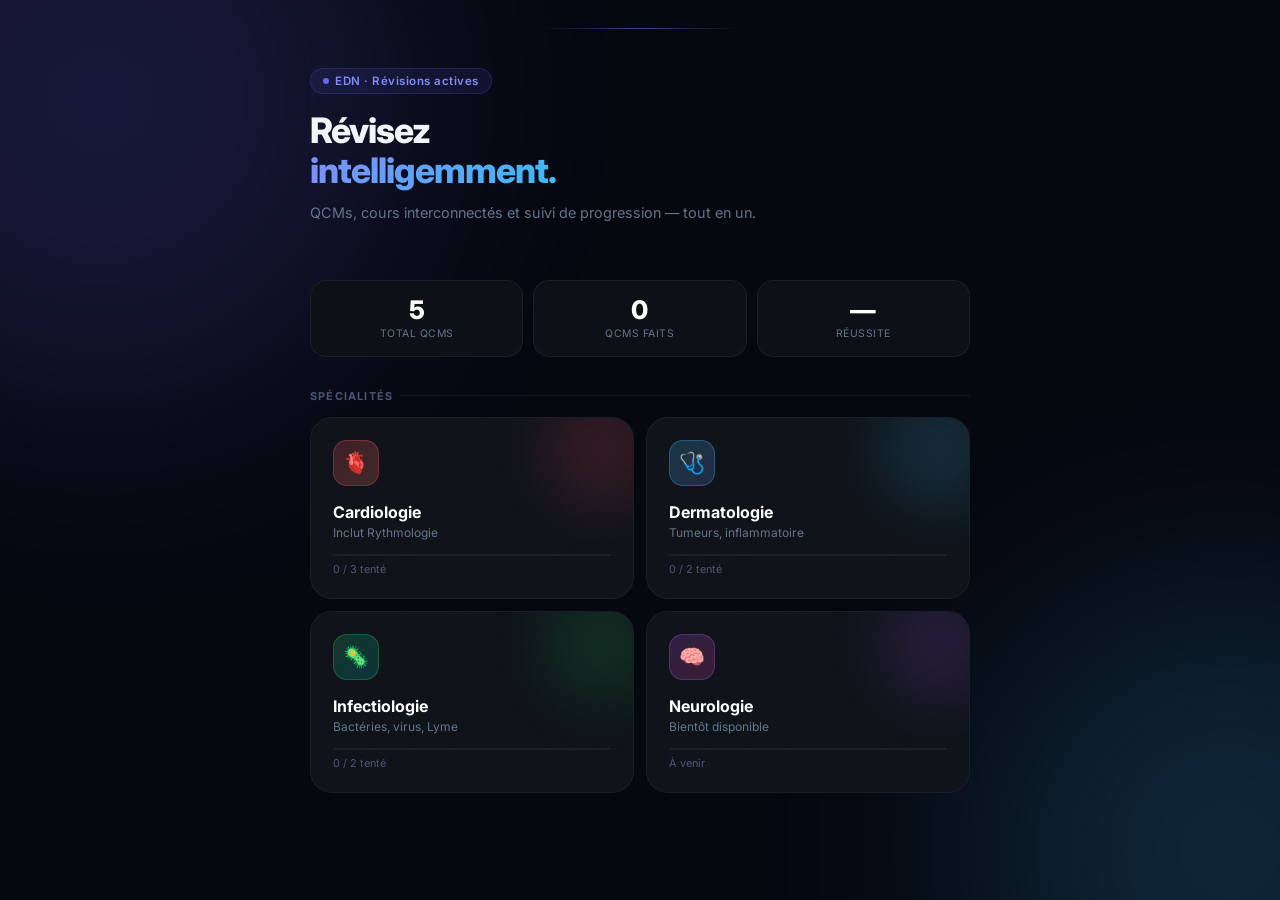
<file: test/claude.html>
<!DOCTYPE html>
<html lang="fr">
<head>
<meta charset="UTF-8">
<meta name="viewport" content="width=device-width, initial-scale=1.0">
<link href="https://fonts.googleapis.com/css2?family=Inter:wght@300;400;500;600;700;800&display=swap" rel="stylesheet">
<style>
*{box-sizing:border-box;margin:0;padding:0;-webkit-tap-highlight-color:transparent}
html{scroll-behavior:smooth}
body{font-family:'Inter',sans-serif;background:#060810;color:#f1f5f9;min-height:100vh;overflow-x:hidden}

:root{
  --bg:#060810;--s1:#0d1117;--s2:#161b27;--s3:#1e2535;
  --border:rgba(255,255,255,0.06);--border2:rgba(255,255,255,0.12);
  --muted:#4b5675;--muted2:#64748b;--text:#e2e8f0;
  --cardio:#ff4b6b;--dermato:#38bdf8;--infectio:#22c55e;--neuro:#a855f7;
  --rythmo:#ec4899; /* Couleur pour la sous-partie Rythmologie */
  --ok:#22c55e;--ko:#ef4444;--primary:#6366f1;
}

/* AMBIENT GLOW */
.glow-orb{position:fixed;border-radius:50%;filter:blur(120px);pointer-events:none;z-index:0;opacity:0.18}
.glow-1{width:600px;height:600px;background:#6366f1;top:-200px;left:-200px}
.glow-2{width:500px;height:500px;background:#38bdf8;bottom:-200px;right:-200px}

/* SCREENS */
.screen{display:none;position:relative;z-index:1;padding:28px 20px;max-width:700px;margin:0 auto}
.screen.active{display:block}

/* ── HOME ── */
.home-hero{padding:40px 0 32px;position:relative}
.home-hero::before{content:'';position:absolute;top:0;left:50%;transform:translateX(-50%);width:200px;height:1px;background:linear-gradient(90deg,transparent,rgba(99,102,241,0.6),transparent)}
.badge-top{display:inline-flex;align-items:center;gap:6px;background:rgba(99,102,241,0.1);border:1px solid rgba(99,102,241,0.2);padding:5px 12px;border-radius:100px;font-size:0.72rem;font-weight:600;color:#818cf8;margin-bottom:16px;letter-spacing:0.5px}
.badge-top span{width:6px;height:6px;border-radius:50%;background:#6366f1;animation:pulse 2s infinite}
@keyframes pulse{0%,100%{opacity:1;transform:scale(1)}50%{opacity:0.5;transform:scale(0.8)}}
.home-hero h1{font-size:2.2rem;font-weight:800;line-height:1.15;letter-spacing:-1px;margin-bottom:10px}
.home-hero h1 span{background:linear-gradient(135deg,#818cf8,#38bdf8);-webkit-background-clip:text;-webkit-text-fill-color:transparent}
.home-hero p{color:var(--muted2);font-size:0.9rem;line-height:1.6}

/* STATS */
.stats-row{display:grid;grid-template-columns:repeat(3,1fr);gap:10px;margin:24px 0 32px}
.stat{background:var(--s1);border:1px solid var(--border);border-radius:16px;padding:16px;text-align:center;position:relative;overflow:hidden;transition:border-color 0.3s}
.stat::before{content:'';position:absolute;inset:0;background:linear-gradient(135deg,rgba(99,102,241,0.05),transparent);opacity:0}
.stat:hover{border-color:var(--border2)}
.stat:hover::before{opacity:1}
.stat .v{font-size:1.6rem;font-weight:800;color:#fff;line-height:1}
.stat .l{font-size:0.65rem;color:var(--muted2);margin-top:4px;text-transform:uppercase;letter-spacing:0.5px}

/* SECTION LABEL */
.s-label{font-size:0.68rem;font-weight:700;color:var(--muted);text-transform:uppercase;letter-spacing:1.2px;margin-bottom:14px;display:flex;align-items:center;gap:8px}
.s-label::after{content:'';flex:1;height:1px;background:var(--border)}

/* MATIERE CARDS */
.mat-grid{display:grid;grid-template-columns:repeat(2,1fr);gap:12px}
.mat-card{background:var(--s1);border:1px solid var(--border);border-radius:22px;padding:22px;cursor:pointer;position:relative;overflow:hidden;transition:all 0.25s cubic-bezier(0.4,0,0.2,1)}
.mat-card:hover{transform:translateY(-3px) scale(1.01);border-color:var(--border2)}
.mat-card:active{transform:scale(0.98)}

.mat-card .noise{position:absolute;inset:0;opacity:0.03;background-image:url("data:image/svg+xml,%3Csvg viewBox='0 0 256 256' xmlns='http://www.w3.org/2000/svg'%3E%3Cfilter id='n'%3E%3CfeTurbulence type='fractalNoise' baseFrequency='0.9' numOctaves='4'/%3E%3C/filter%3E%3Crect width='100%25' height='100%25' filter='url(%23n)'/%3E%3C/svg%3E");pointer-events:none}
.mat-card .blob{position:absolute;width:120px;height:120px;border-radius:50%;top:-30px;right:-30px;opacity:0.15;filter:blur(30px);transition:opacity 0.3s}
.mat-card:hover .blob{opacity:0.25}

.mat-card.cardio .blob{background:var(--cardio)}
.mat-card.dermato .blob{background:var(--dermato)}
.mat-card.infectio .blob{background:var(--infectio)}
.mat-card.neuro .blob{background:var(--neuro)}

.mat-icon{width:46px;height:46px;border-radius:14px;display:flex;align-items:center;justify-content:center;font-size:1.3rem;margin-bottom:16px;position:relative;z-index:1}
.mat-card.cardio .mat-icon{background:linear-gradient(135deg,rgba(255,75,107,0.2),rgba(255,140,97,0.2));border:1px solid rgba(255,75,107,0.3)}
.mat-card.dermato .mat-icon{background:linear-gradient(135deg,rgba(56,189,248,0.2),rgba(129,140,248,0.2));border:1px solid rgba(56,189,248,0.3)}
.mat-card.infectio .mat-icon{background:linear-gradient(135deg,rgba(34,197,94,0.2),rgba(6,182,212,0.2));border:1px solid rgba(34,197,94,0.3)}
.mat-card.neuro .mat-icon{background:linear-gradient(135deg,rgba(168,85,247,0.2),rgba(236,72,153,0.2));border:1px solid rgba(168,85,247,0.3)}

.mat-card h3{font-size:1rem;font-weight:700;color:#fff;margin-bottom:3px;position:relative;z-index:1}
.mat-card .sub{font-size:0.75rem;color:var(--muted2);position:relative;z-index:1;margin-bottom:14px}

.prog-wrap{position:relative;z-index:1}
.prog-track{height:2px;background:rgba(255,255,255,0.06);border-radius:2px;overflow:hidden}
.prog-fill{height:100%;border-radius:2px;transition:width 0.6s cubic-bezier(0.4,0,0.2,1)}
.mat-card.cardio .prog-fill{background:linear-gradient(90deg,var(--cardio),#ff8c61)}
.mat-card.dermato .prog-fill{background:linear-gradient(90deg,var(--dermato),#818cf8)}
.mat-card.infectio .prog-fill{background:linear-gradient(90deg,var(--infectio),#06b6d4)}
.mat-card.neuro .prog-fill{background:linear-gradient(90deg,var(--neuro),#ec4899)}
.prog-lbl{font-size:0.68rem;color:var(--muted);margin-top:6px}

/* ── MATIERE SCREEN ── */
.back-btn{display:inline-flex;align-items:center;gap:6px;background:rgba(255,255,255,0.04);border:1px solid var(--border);color:var(--muted2);padding:8px 14px;border-radius:10px;cursor:pointer;font-size:0.82rem;font-weight:500;margin-bottom:24px;transition:all 0.2s}
.back-btn:hover{background:rgba(255,255,255,0.07);color:var(--text)}

.mat-header{margin-bottom:24px}
.mat-header h1{font-size:1.6rem;font-weight:800;letter-spacing:-0.5px;margin-bottom:4px}
.mat-header p{font-size:0.85rem;color:var(--muted2)}

/* TABS */
.tabs{display:flex;gap:4px;background:var(--s1);border:1px solid var(--border);border-radius:14px;padding:4px;margin-bottom:22px}
.tab{flex:1;padding:9px;text-align:center;font-size:0.82rem;font-weight:600;color:var(--muted2);border-radius:10px;cursor:pointer;transition:all 0.2s}
.tab.active{background:var(--s3);color:#fff;border:1px solid var(--border2)}

/* COURS LIST & TAGS */
.cours-item{display:flex;align-items:center;justify-content:space-between;background:var(--s1);border:1px solid var(--border);border-radius:16px;padding:16px 18px;cursor:pointer;margin-bottom:10px;transition:all 0.2s}
.cours-item:hover{background:var(--s2);border-color:var(--border2);transform:translateX(3px)}
.ci-left{display:flex;align-items:center;gap:12px}
.ci-dot{width:38px;height:38px;border-radius:11px;background:var(--s3);border:1px solid var(--border);display:flex;align-items:center;justify-content:center;font-size:1rem;flex-shrink:0}
.ci-info h4{font-size:0.9rem;font-weight:600;color:#fff;margin-bottom:3px}
.ci-info span{font-size:0.73rem;color:var(--muted2)}

/* Tags pour les sous-parties (Rythmo, Multi) */
.tags-container {display: inline-flex; gap: 6px; margin-left: 6px; vertical-align: middle;}
.tag-badge {font-size:0.62rem; padding:2px 7px; border-radius:5px; font-weight:700;}
.tag-multi {background:rgba(99,102,241,0.15); color:#818cf8; border:1px solid rgba(99,102,241,0.25);}
.tag-rythmo {background:rgba(236,72,153,0.15); color:var(--rythmo); border:1px solid rgba(236,72,153,0.25);}

.ci-arrow{color:var(--muted);font-size:0.9rem;transition:transform 0.2s}
.cours-item:hover .ci-arrow{transform:translateX(3px)}

/* QCM CARD */
.qcm-card{background:var(--s1);border:1px solid var(--border);border-radius:20px;padding:22px;margin-bottom:14px;transition:border-color 0.3s}

.badge-type{display:inline-flex;align-items:center;gap:5px;font-size:0.68rem;font-weight:700;padding:3px 9px;border-radius:7px;letter-spacing:0.5px;margin-bottom:14px}
.badge-type.qru{background:rgba(99,102,241,0.12);color:#818cf8;border:1px solid rgba(99,102,241,0.2)}
.badge-type.qrm{background:rgba(168,85,247,0.12);color:#c084fc;border:1px solid rgba(168,85,247,0.2)}
.badge-source{font-size:0.7rem;color:var(--muted);margin-bottom:14px;display:flex;align-items:center;gap:5px}

.q-text{font-size:0.95rem;font-weight:600;line-height:1.55;margin-bottom:16px;color:#e2e8f0}

/* OPTIONS */
.opts{display:flex;flex-direction:column;gap:8px}
.opt{background:rgba(255,255,255,0.02);border:1px solid rgba(255,255,255,0.06);padding:13px 15px;border-radius:13px;cursor:pointer;display:flex;align-items:flex-start;gap:12px;transition:all 0.2s;user-select:none}
.opt:hover{background:rgba(255,255,255,0.04);border-color:rgba(255,255,255,0.1)}
.opt.sel{border-color:var(--primary);background:rgba(99,102,241,0.08)}
.opt.ok{background:rgba(34,197,94,0.08)!important;border-color:rgba(34,197,94,0.4)!important}
.opt.ko{background:rgba(239,68,68,0.08)!important;border-color:rgba(239,68,68,0.3)!important}

.opt-letter{width:26px;height:26px;min-width:26px;border-radius:8px;background:rgba(255,255,255,0.05);border:1px solid rgba(255,255,255,0.08);display:flex;align-items:center;justify-content:center;font-size:0.72rem;font-weight:700;color:var(--muted2);transition:all 0.2s;margin-top:1px}
.opt.sel .opt-letter{background:var(--primary);border-color:var(--primary);color:#fff}
.opt.ok .opt-letter{background:var(--ok);border-color:var(--ok);color:#fff}
.opt.ko .opt-letter{background:var(--ko);border-color:var(--ko);color:#fff}
.opt-body{flex:1}
.opt-text{font-size:0.88rem;line-height:1.4;color:var(--text)}

/* EXPL */
.expl{margin-top:10px;padding:10px 12px;border-radius:10px;font-size:0.78rem;line-height:1.55;display:none}
.expl.vis{display:block;animation:fadeIn 0.3s ease}
@keyframes fadeIn{from{opacity:0;transform:translateY(-4px)}to{opacity:1;transform:translateY(0)}}
.expl.good{background:rgba(34,197,94,0.06);border-left:2px solid rgba(34,197,94,0.5)}
.expl.bad{background:rgba(239,68,68,0.06);border-left:2px solid rgba(239,68,68,0.3)}
.expl-lbl{font-size:0.68rem;font-weight:700;text-transform:uppercase;letter-spacing:0.8px;margin-bottom:5px}
.expl.good .expl-lbl{color:#4ade80}
.expl.bad .expl-lbl{color:#f87171}
.expl p{color:#94a3b8}

.btn-cours-lien{display:inline-flex;align-items:center;gap:5px;font-size:0.73rem;font-weight:600;color:#818cf8;background:rgba(99,102,241,0.1);border:1px solid rgba(99,102,241,0.2);padding:4px 10px;border-radius:7px;cursor:pointer;margin-top:8px;transition:all 0.15s}
.btn-cours-lien:hover{background:rgba(99,102,241,0.2);transform:translateY(-1px)}

/* VERIFY BTN */
.btn-verify{width:100%;margin-top:18px;padding:13px;background:linear-gradient(135deg,#6366f1,#818cf8);color:#fff;border:none;border-radius:13px;font-family:inherit;font-weight:700;font-size:0.9rem;cursor:pointer;transition:all 0.2s;letter-spacing:0.2px}
.btn-verify:hover{transform:translateY(-1px);box-shadow:0 8px 24px rgba(99,102,241,0.3)}
.btn-verify:active{transform:scale(0.98)}
.btn-verify:disabled{opacity:0.3;cursor:default;transform:none;box-shadow:none}

.feedback{text-align:center;font-size:0.82rem;font-weight:600;margin-top:12px;min-height:18px;transition:all 0.3s}
.feedback.ok{color:#4ade80}
.feedback.ko{color:#f87171}

/* SESSION BAR */
.session-bar{background:var(--s1);border:1px solid var(--border);border-radius:12px;padding:12px 16px;margin-bottom:16px;display:flex;align-items:center;justify-content:space-between}
.session-bar span{font-size:0.78rem;color:var(--muted2)}
.session-bar strong{color:#fff;font-size:0.85rem}

/* CHIP SCORE */
.chip{display:inline-flex;align-items:center;gap:4px;font-size:0.68rem;font-weight:700;padding:3px 8px;border-radius:6px;margin-left:8px;vertical-align:middle}
.chip.ok{background:rgba(34,197,94,0.12);color:#4ade80;border:1px solid rgba(34,197,94,0.2)}
.chip.ko{background:rgba(239,68,68,0.12);color:#f87171;border:1px solid rgba(239,68,68,0.2)}

/* COURS LECTURE */
.cours-body{background:var(--s1);border:1px solid var(--border);border-radius:22px;padding:28px}
.cours-body h2{font-size:1.4rem;font-weight:800;letter-spacing:-0.5px;margin-bottom:14px;line-height:1.3;color:#fff}
.cours-body h3{font-size:0.92rem;font-weight:700;color:#e2e8f0;margin:22px 0 9px;text-transform:uppercase;letter-spacing:0.5px}
.cours-body p,.cours-body ul{font-size:0.88rem;color:#94a3b8;line-height:1.75;margin-bottom:14px}
.cours-body ul{padding-left:18px}
.cours-body li{margin-bottom:7px}
.cours-body b{color:#cbd5e1;font-weight:600}
.memo{background:rgba(99,102,241,0.07);border:1px solid rgba(99,102,241,0.18);border-radius:14px;padding:14px 16px;margin:16px 0;font-size:0.82rem;color:#a5b4fc;line-height:1.6}
.memo strong{display:block;font-size:0.65rem;font-weight:700;text-transform:uppercase;letter-spacing:1px;color:#6366f1;margin-bottom:6px}

/* EMPTY */
.empty{text-align:center;color:var(--muted);font-size:0.85rem;padding:28px;font-style:italic}
</style>
</head>
<body>

<div class="glow-orb glow-1"></div>
<div class="glow-orb glow-2"></div>

<div id="s-home" class="screen active">
  <div class="home-hero">
    <div class="badge-top"><span></span>EDN · Révisions actives</div>
    <h1>Révisez<br><span>intelligemment.</span></h1>
    <p>QCMs, cours interconnectés et suivi de progression — tout en un.</p>
  </div>

  <div class="stats-row">
    <div class="stat"><div class="v" id="st-tot-qcm">0</div><div class="l">Total QCMs</div></div>
    <div class="stat"><div class="v" id="st-qcm-faits">0</div><div class="l">QCMs Faits</div></div>
    <div class="stat"><div class="v" id="st-score">—</div><div class="l">Réussite</div></div>
  </div>

  <div class="s-label">Spécialités</div>
  <div class="mat-grid">
    <div class="mat-card cardio" onclick="openMat('cardio')">
      <div class="noise"></div><div class="blob"></div>
      <div class="mat-icon">🫀</div>
      <h3>Cardiologie</h3>
      <div class="sub">Inclut Rythmologie</div>
      <div class="prog-wrap">
        <div class="prog-track"><div class="prog-fill" id="pg-cardio" style="width:0%"></div></div>
        <div class="prog-lbl" id="pgl-cardio">Calcul en cours...</div>
      </div>
    </div>
    <div class="mat-card dermato" onclick="openMat('dermato')">
      <div class="noise"></div><div class="blob"></div>
      <div class="mat-icon">🩺</div>
      <h3>Dermatologie</h3>
      <div class="sub">Tumeurs, inflammatoire</div>
      <div class="prog-wrap">
        <div class="prog-track"><div class="prog-fill" id="pg-dermato" style="width:0%"></div></div>
        <div class="prog-lbl" id="pgl-dermato">Calcul en cours...</div>
      </div>
    </div>
    <div class="mat-card infectio" onclick="openMat('infectio')">
      <div class="noise"></div><div class="blob"></div>
      <div class="mat-icon">🦠</div>
      <h3>Infectiologie</h3>
      <div class="sub">Bactéries, virus, Lyme</div>
      <div class="prog-wrap">
        <div class="prog-track"><div class="prog-fill" id="pg-infectio" style="width:0%"></div></div>
        <div class="prog-lbl" id="pgl-infectio">Calcul en cours...</div>
      </div>
    </div>
    <div class="mat-card neuro" onclick="openMat('neuro')">
      <div class="noise"></div><div class="blob"></div>
      <div class="mat-icon">🧠</div>
      <h3>Neurologie</h3>
      <div class="sub">Bientôt disponible</div>
      <div class="prog-wrap">
        <div class="prog-track"><div class="prog-fill" id="pg-neuro" style="width:0%"></div></div>
        <div class="prog-lbl" id="pgl-neuro">À venir</div>
      </div>
    </div>
  </div>
</div>

<div id="s-mat" class="screen">
  <button class="back-btn" onclick="goHome()">← Accueil</button>
  <div class="mat-header">
    <h1 id="mat-titre"></h1>
    <p id="mat-desc"></p>
  </div>
  <div class="tabs">
    <div class="tab active" id="t-cours" onclick="switchTab('cours')">📖 Cours</div>
    <div class="tab" id="t-qcm" onclick="switchTab('qcm')">💡 QCMs</div>
  </div>
  <div id="tc-cours"></div>
  <div id="tc-qcm" style="display:none"></div>
</div>

<div id="s-lec" class="screen">
  <button class="back-btn" onclick="backCours()">← Retour</button>
  <div id="lec-body" class="cours-body"></div>
</div>

<script>
const ST={qcm:0,ok:0,done:{},from:null,mat:null};

const MATS={
  cardio:{nom:'🫀 Cardiologie',desc:'Pathologies cardiaques, rythmologie, insuffisance',col:'#ff4b6b'},
  dermato:{nom:'🩺 Dermatologie',desc:'Dermatoses inflammatoires, tumeurs cutanées',col:'#38bdf8'},
  infectio:{nom:'🦠 Infectiologie',desc:'Infections bactériennes, virales, parasitaires',col:'#22c55e'},
  neuro:{nom:'🧠 Neurologie',desc:'Bientôt disponible',col:'#a855f7'}
};

const COURS=[
  {id:'c_endo',titre:'Endocardite Infectieuse',desc:'Critères de Duke, signes périphériques, ATB',tags:['cardio','infectio'],
   html:`<h2>Endocardite Infectieuse</h2>
   <p>Infection bactérienne ou fongique de l'endocarde pariétal ou valvulaire. Urgence diagnostique et thérapeutique.</p>
   <div class="memo"><strong>⚡ Rang A — indispensable</strong>Fièvre + souffle cardiaque = endocardite jusqu'à preuve du contraire. Hémocultures avant tout ATB.</div>
   <h3>Signes périphériques</h3>
   <ul>
     <li><b>Faux panaris d'Osler :</b> nodules douloureux fugaces à la pulpe des doigts — complexes immuns.</li>
     <li><b>Placard de Janeway :</b> macules érythémateuses indolores des paumes — emboles septiques.</li>
     <li><b>Taches de Roth :</b> hémorragies rétiniennes périfovéolaires.</li>
   </ul>
   <h3>Critères de Duke modifiés</h3>
   <p>Diagnostic = 2 majeurs OU 1 majeur + 3 mineurs OU 5 mineurs.</p>
   <ul>
     <li><b>Majeur 1 :</b> hémocultures positives (≥ 2, germe typique)</li>
     <li><b>Majeur 2 :</b> atteinte endocardique à l'ETO</li>
   </ul>
   <h3>Traitement</h3>
   <p>ATB bactéricide prolongée (4–6 semaines IV). Chirurgie si : IC sévère, végétation > 10 mm, abcès, échec ATB.</p>`},
  {id:'c_ica',titre:'Insuffisance Cardiaque Aiguë',desc:'OAP, traitement d\'urgence, critères réa',tags:['cardio'],
   html:`<h2>Insuffisance Cardiaque Aiguë</h2>
   <p>Décompensation rapide de la fonction ventriculaire, potentiellement létale.</p>
   <div class="memo"><strong>⚡ Priorités urgences</strong>O₂ si SpO₂ &lt; 90% · Furosémide IV · Position demi-assise · Monitoring continu</div>
   <h3>OAP cardiogénique — traitement</h3>
   <ul>
     <li><b>Furosémide IV :</b> 40–80 mg bolus. 1ère intention absolue.</li>
     <li><b>Dérivés nitrés IV :</b> vasodilatation veineuse, réduction précharge.</li>
     <li><b>VNI (CPAP/BiPAP) :</b> si détresse respiratoire persistante.</li>
     <li><b>Bêtabloquants :</b> formellement contre-indiqués en phase aiguë initiale.</li>
   </ul>
   <h3>Critères de réanimation</h3>
   <p>Choc cardiogénique (TAS &lt; 90 mmHg + bas débit), trouble du rythme grave, vasopresseurs nécessaires.</p>`},
  // NOUVEAU COURS : RYTHMOLOGIE
  {id:'c_fa',titre:'Fibrillation Atriale (FA)',desc:'Physiopathologie, ECG et prise en charge',tags:['cardio', 'rythmo'],
   html:`<h2>Fibrillation Atriale (FA)</h2>
   <p>Trouble du rythme supraventriculaire le plus fréquent, caractérisé par une activation atriale anarchique.</p>
   <div class="memo"><strong>⚡ Risque majeur</strong>La stase sanguine dans l'auricule gauche expose à un risque thromboembolique élevé (AVC ischémique).</div>
   <h3>Diagnostic ECG</h3>
   <ul>
     <li>Absence d'ondes P sinusales.</li>
     <li>Trémulation de la ligne de base (ondes f, fréquence 400-600/min).</li>
     <li>Espace R-R irrégulier (réponse ventriculaire irrégulière).</li>
   </ul>
   <h3>Prise en charge</h3>
   <p>1. Prévention thromboembolique (Score CHA2DS2-VASc, AOD ou AVK).<br>2. Contrôle de la fréquence (Bêtabloquants, inhibiteurs calciques bradycardisants).<br>3. Contrôle du rythme (réduction par amiodarone ou choc électrique externe).</p>`},
  {id:'c_mel',titre:'Le Mélanome Malin',desc:'ABCDE, formes cliniques, indice de Breslow',tags:['dermato'],
   html:`<h2>Mélanome Malin</h2>
   <p>Tumeur maligne mélanocytaire. Pronostic corrélé à l'indice de Breslow (épaisseur en mm).</p>
   <div class="memo"><strong>⚡ Règle ABCDE</strong>A = Asymétrie · B = Bords irréguliers · C = Couleur hétérogène · D = Diamètre > 6 mm · E = Évolution</div>
   <h3>Formes cliniques</h3>
   <ul>
     <li><b>SSM (70%) :</b> extensif superficiel, extension horizontale d'abord — meilleur pronostic.</li>
     <li><b>Nodulaire :</b> emblée invasif verticalement — pronostic défavorable.</li>
     <li><b>Dubreuilh :</b> sujet âgé, face, évolution lente.</li>
     <li><b>Acrolentigineux :</b> paumes/plantes/sous-unguéal — souvent diagnostiqué tard.</li>
   </ul>
   <h3>Prise en charge</h3>
   <p>Exérèse chirurgicale avec marges selon Breslow. Ganglion sentinelle si Breslow > 1 mm.</p>`},
  {id:'c_lyme',titre:'Maladie de Lyme',desc:'Érythème migrant, phases, traitement',tags:['infectio','dermato'],
   html:`<h2>Maladie de Lyme (Borréliose)</h2>
   <p>Infection à <i>Borrelia burgdorferi</i> transmise par <i>Ixodes ricinus</i>.</p>
   <div class="memo"><strong>⚡ Clé diagnostique</strong>Érythème migrant = diagnostic clinique pur. Sérologie inutile en phase primaire (souvent faussement négative).</div>
   <h3>Phases</h3>
   <ul>
     <li><b>Primaire (J3–J30) :</b> érythème migrant centrifuge, indolore, non prurigineux.</li>
     <li><b>Secondaire :</b> neuroborréliose (paralysie faciale, méningite), arthrite, cardite (BAV).</li>
     <li><b>Tertiaire :</b> arthrite chronique, encéphalopathie.</li>
   </ul>
   <h3>Traitement</h3>
   <p>Phase primaire : <b>Amoxicilline 3 g/j × 14 j</b> ou Doxycycline 200 mg/j × 14 j.<br>Formes neuro graves : Ceftriaxone IV 2 g/j × 21 j.</p>`}
];

const QCMS=[
  {id:'q1',type:'QRU',tags:['cardio','infectio'],src:'ECN 2019 — Item 149',
   q:"Quel est le signe cutané périphérique caractéristique de l'endocardite infectieuse ?",
   opts:[
     {t:"Érythème migrant",ok:false,j:"L'érythème migrant est la lésion pathognomonique de la phase primaire de la maladie de Lyme. Il s'étend de façon centrifuge et est indolore.",cid:'c_lyme',cl:'Voir cours Maladie de Lyme'},
     {t:"Faux panaris d'Osler",ok:true,j:"Nodules douloureux et fugaces de la pulpe des doigts, causés par des complexes immuns ou micro-emboles septiques. Signe périphérique classique de l'endocardite.",cid:'c_endo',cl:"Revoir l'Endocardite"},
     {t:"Signe de Koplik",ok:false,j:"Taches blanchâtres sur la muqueuse jugale, strictement pathognomoniques de la rougeole. Rien à voir avec l'endocardite."}
   ]},
  {id:'q2',type:'QRU',tags:['cardio'],src:'ECN 2021 — Item 234',
   q:"Quel traitement est formellement contre-indiqué en phase aiguë initiale d'un OAP cardiogénique ?",
   opts:[
     {t:"Furosémide IV",ok:false,j:"Au contraire, le furosémide IV est le traitement de 1ère intention. Il réduit rapidement la surcharge hydrosodée.",cid:'c_ica',cl:'Revoir l\'ICA'},
     {t:"Dérivés nitrés IV",ok:false,j:"Les dérivés nitrés sont indiqués en aigu pour réduire la précharge par vasodilatation veineuse."},
     {t:"Bêtabloquants",ok:true,j:"Formellement contre-indiqués en phase aiguë : leur effet inotrope négatif risque d'aggraver la dysfonction ventriculaire et le bas débit.",cid:'c_ica',cl:'Revoir l\'ICA'}
   ]},
  // NOUVEAU QCM : RYTHMOLOGIE
  {id:'q_rythmo_1',type:'QRU',tags:['cardio', 'rythmo'],src:'Création Révision — Rythmologie',
   q:"Parmi ces descriptions, laquelle correspond à l'aspect ECG caractéristique d'une Fibrillation Atriale (FA) ?",
   opts:[
     {t:"Ondes P régulières en dents de scie, à une fréquence d'environ 300/min",ok:false,j:"Cette description est celle du Flutter Atrial commun, et non de la FA."},
     {t:"Absence d'ondes P, trémulation de la ligne de base et intervalle R-R irrégulier",ok:true,j:"C'est la définition exacte de la FA à l'ECG. L'activité atriale est anarchique (ondes f) et la transmission aux ventricules est irrégulière.",cid:'c_fa',cl:"Revoir la FA"},
     {t:"Allongement progressif de l'espace PR suivi d'une onde P bloquée",ok:false,j:"Il s'agit d'un Bloc Auriculo-Ventriculaire (BAV) de 2ème degré type Wenckebach."}
   ]},
  {id:'q3',type:'QRU',tags:['dermato','infectio'],src:'ECN 2022 — Item 169',
   q:"Quelle affirmation concernant la maladie de Lyme est exacte ?",
   opts:[
     {t:"La sérologie est indispensable au diagnostic de phase primaire",ok:false,j:"Faux. La sérologie est souvent faussement négative en phase primaire. L'érythème migrant suffit au diagnostic clinique.",cid:'c_lyme',cl:'Revoir la Maladie de Lyme'},
     {t:"L'érythème migrant est douloureux et prurigineux",ok:false,j:"Faux. L'érythème migrant est typiquement indolore et non prurigineux. C'est un élément clé pour le différencier d'autres lésions."},
     {t:"Le traitement de 1ère intention en phase primaire est l'amoxicilline",ok:true,j:"Exact. Amoxicilline 3 g/j × 14 j (ou doxycycline 200 mg/j). Traitement oral, pas besoin d'IV en phase primaire.",cid:'c_lyme',cl:'Revoir la Maladie de Lyme'}
   ]},
  {id:'q4',type:'QRU',tags:['dermato'],src:'ECN 2020 — Item 299',
   q:"Quelle forme de mélanome est emblée invasive et de pronostic défavorable ?",
   opts:[
     {t:"Mélanome superficiel extensif (SSM)",ok:false,j:"Le SSM est la forme la plus fréquente (70%). Il s'étend d'abord horizontalement, ce qui laisse du temps pour un diagnostic précoce.",cid:'c_mel',cl:'Revoir le Mélanome'},
     {t:"Mélanome nodulaire",ok:true,j:"Le mélanome nodulaire croît emblée en profondeur (phase verticale immédiate). Il est souvent diagnostiqué à un stade avancé et son pronostic est défavorable.",cid:'c_mel',cl:'Revoir le Mélanome'},
     {t:"Mélanome acrolentigineux",ok:false,j:"Le mélanome acrolentigineux est rare mais souvent diagnostiqué tard (zones peu visibles), pas emblée invasif comme le nodulaire."}
   ]}
];

// Initialisation au chargement de la page
window.onload = () => {
  // MAJ du nombre total de QCMs existants dans l'application
  document.getElementById('st-tot-qcm').textContent = QCMS.length;
  updateStats();
  updateProg();
};

function goHome(){show('s-home');ST.mat=null}
function show(id){document.querySelectorAll('.screen').forEach(s=>s.classList.remove('active'));document.getElementById(id).classList.add('active');window.scrollTo(0,0)}

function openMat(id){
  ST.mat=id;
  const m=MATS[id];
  document.getElementById('mat-titre').textContent=m.nom;
  document.getElementById('mat-desc').textContent=m.desc;
  switchTab('cours');
  show('s-mat');
}

function switchTab(tab){
  document.getElementById('t-cours').classList.toggle('active',tab==='cours');
  document.getElementById('t-qcm').classList.toggle('active',tab==='qcm');
  document.getElementById('tc-cours').style.display=tab==='cours'?'block':'none';
  document.getElementById('tc-qcm').style.display=tab==='qcm'?'block':'none';
  if(tab==='cours') renderCours(); else renderQCMs();
}

function renderCours(){
  const el=document.getElementById('tc-cours');
  const list=COURS.filter(c=>c.tags.includes(ST.mat));
  if(!list.length){el.innerHTML='<div class="empty">Aucun cours disponible.</div>';return}
  el.innerHTML=list.map(c=>{
    // Création dynamique des badges en fonction des tags
    let badges = '';
    if (c.tags.length > 1 && !c.tags.includes('rythmo')) badges += '<span class="tag-badge tag-multi">Multi-spé</span>';
    if (c.tags.includes('rythmo')) badges += '<span class="tag-badge tag-rythmo">Rythmologie</span>';

    return `
    <div class="cours-item" onclick="openCours('${c.id}','mat')">
      <div class="ci-left">
        <div class="ci-dot">📄</div>
        <div class="ci-info">
          <h4>${c.titre} <span class="tags-container">${badges}</span></h4>
          <span>${c.desc}</span>
        </div>
      </div>
      <span class="ci-arrow">›</span>
    </div>`
  }).join('');
}

function renderQCMs(){
  const el=document.getElementById('tc-qcm');
  const list=QCMS.filter(q=>q.tags.includes(ST.mat));
  if(!list.length){el.innerHTML='<div class="empty">Aucun QCM disponible.</div>';return}
  const done=list.filter(q=>ST.done[q.id]).length;
  el.innerHTML=`<div class="session-bar"><span>Progression</span><strong>${done} / ${list.length} QCMs</strong></div>`
    +list.map(q=>{
      const d=ST.done[q.id];
      // Badge spécial Rythmologie si présent
      let badgeRythmo = q.tags.includes('rythmo') ? `<span class="badge-type" style="background:rgba(236,72,153,0.12);color:var(--rythmo);border:1px solid rgba(236,72,153,0.2)">Rythmologie</span>` : '';

      return `<div class="qcm-card" id="${q.id}">
        <div style="display:flex;align-items:center;flex-wrap:wrap;gap:6px;margin-bottom:2px">
          <span class="badge-type ${q.type.toLowerCase()}">${q.type}</span>
          ${badgeRythmo}
          ${d?`<span class="chip ${d.ok?'ok':'ko'}">${d.ok?'✓ Réussi':'✗ Raté'}</span>`:''}
        </div>
        <div class="badge-source">📚 ${q.src}</div>
        <div class="q-text">${q.q}</div>
        <div class="opts" id="opts-${q.id}" data-corrected="${d?'1':'0'}">
          ${q.opts.map((o,i)=>{
            let cls='opt';
            if(d){if(o.ok)cls+=' ok';else if(d.sel===i)cls+=' ko'}
            const L=String.fromCharCode(65+i);
            return `<div class="${cls}" data-ok="${o.ok}" onclick="selOpt(this,'${q.id}')">
              <div class="opt-letter">${L}</div>
              <div class="opt-body">
                <div class="opt-text">${o.t}</div>
                ${d&&o.j?`<div class="expl ${o.ok?'good':'bad'} vis">
                  <div class="expl-lbl">${o.ok?'Correct':'Incorrect'}</div>
                  <p>${o.j}</p>
                  ${o.cid?`<button class="btn-cours-lien" onclick="event.stopPropagation();openCours('${o.cid}','qcm')">📖 ${o.cl}</button>`:''}
                </div>`:''}
              </div>
            </div>`
          }).join('')}
        </div>
        ${!d?`<button class="btn-verify" id="bv-${q.id}" onclick="verify('${q.id}')" disabled>Vérifier</button>
        <div class="feedback" id="fb-${q.id}"></div>`:''}
      </div>`
    }).join('')
}

function selOpt(el,qid){
  const list=document.getElementById('opts-'+qid);
  if(list.getAttribute('data-corrected')==='1') return;
  list.querySelectorAll('.opt').forEach(o=>o.classList.remove('sel'));
  el.classList.add('sel');
  document.getElementById('bv-'+qid).disabled=false;
}

function verify(qid){
  const list=document.getElementById('opts-'+qid);
  if(list.getAttribute('data-corrected')==='1') return;
  list.setAttribute('data-corrected','1');
  const q=QCMS.find(x=>x.id===qid);
  const opts=list.querySelectorAll('.opt');
  let win=false,sel=-1;
  opts.forEach((opt,i)=>{
    const isOk=opt.getAttribute('data-ok')==='true';
    const isSel=opt.classList.contains('sel');
    const o=q.opts[i];
    if(isSel) sel=i;
    if(isOk){opt.classList.add('ok');if(isSel) win=true}
    else if(isSel) opt.classList.add('ko');
    if(o.j){
      const ex=document.createElement('div');
      ex.className=`expl ${isOk?'good':'bad'} vis`;
      ex.innerHTML=`<div class="expl-lbl">${isOk?'Correct':'Incorrect'}</div><p>${o.j}</p>${o.cid?`<button class="btn-cours-lien" onclick="event.stopPropagation();openCours('${o.cid}','qcm')">📖 ${o.cl}</button>`:''}`;
      opt.querySelector('.opt-body').appendChild(ex);
    }
  });
  ST.done[qid]={ok:win,sel};
  ST.qcm++;if(win) ST.ok++;
  updateStats();updateProg();
  const fb=document.getElementById('fb-'+qid);
  const bv=document.getElementById('bv-'+qid);
  if(fb){fb.className='feedback '+(win?'ok':'ko');fb.textContent=win?'Excellente réponse ! 🎉':'Pas tout à fait — consultez les explications.'}
  if(bv) bv.style.display='none';
  const sb=document.querySelector('#tc-qcm .session-bar strong');
  if(sb){const l=QCMS.filter(q=>q.tags.includes(ST.mat));const d=l.filter(q=>ST.done[q.id]).length;sb.textContent=`${d} / ${l.length} QCMs`}
}

function openCours(id,from){
  ST.from=from;
  const c=COURS.find(x=>x.id===id);
  document.getElementById('lec-body').innerHTML=c.html;
  show('s-lec');
}

function backCours(){
  show('s-mat');
  if(ST.from==='qcm') switchTab('qcm'); else switchTab('cours');
}

function updateStats(){
  document.getElementById('st-qcm-faits').textContent=ST.qcm;
  document.getElementById('st-score').textContent=ST.qcm>0?Math.round(ST.ok/ST.qcm*100)+'%':'—';
}

function updateProg(){
  ['cardio','dermato','infectio'].forEach(m=>{
    const tot=QCMS.filter(q=>q.tags.includes(m)).length;
    if(!tot) return;
    const done=QCMS.filter(q=>q.tags.includes(m)&&ST.done[q.id]).length;
    const pct=Math.round(done/tot*100);
    const f=document.getElementById('pg-'+m);
    const l=document.getElementById('pgl-'+m);
    if(f) f.style.width=pct+'%';
    if(l) l.textContent=`${done} / ${tot} tenté${done>1?'s':''}`;
  });
}
</script>
</body>
</html>
</file>
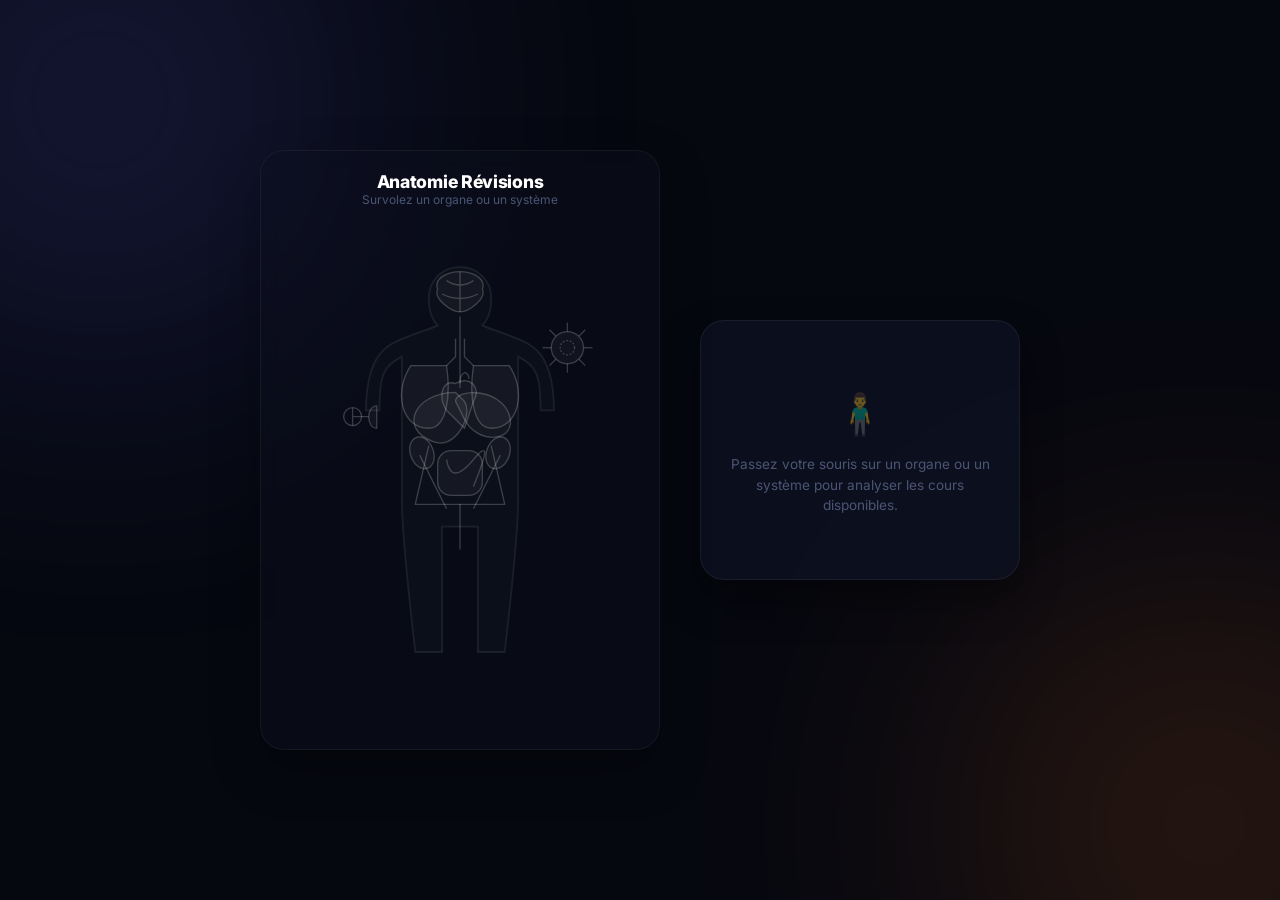
<file: test/corps.html>
<!DOCTYPE html>
<html lang="fr">
<head>
<meta charset="UTF-8">
<meta name="viewport" content="width=device-width, initial-scale=1.0">
<title>Anatomie Réelle - EDN</title>
<link href="https://fonts.googleapis.com/css2?family=Inter:wght@400;500;600;700;800&display=swap" rel="stylesheet">
<style>
* { box-sizing: border-box; margin: 0; padding: 0; -webkit-tap-highlight-color: transparent; }
body {
  font-family: 'Inter', sans-serif;
  background: #060810;
  color: #f1f5f9;
  min-height: 100vh;
  display: flex;
  align-items: center;
  justify-content: center;
  overflow: hidden;
}

.ambient { position: fixed; border-radius: 50%; filter: blur(140px); pointer-events: none; z-index: 0; opacity: 0.2; }
.o1 { width: 500px; height: 500px; background: #6366f1; top: -150px; left: -150px; }
.o2 { width: 450px; height: 450px; background: #f97316; bottom: -150px; right: -150px; }

.app-container {
  position: relative;
  z-index: 1;
  display: flex;
  gap: 40px;
  max-width: 950px;
  width: 100%;
  padding: 30px;
  align-items: center;
  justify-content: center;
}

/* SECTION GAUCHE : LE CORPS */
.body-box {
  position: relative;
  width: 400px;
  height: 600px;
  background: rgba(13, 17, 32, 0.4);
  border: 1px solid rgba(255, 255, 255, 0.05);
  border-radius: 24px;
  backdrop-filter: blur(10px);
  padding: 20px;
  box-shadow: 0 20px 50px rgba(0,0,0,0.3);
  display: flex;
  flex-direction: column;
}

.body-box h2 { font-size: 1.1rem; font-weight: 800; color: #fff; letter-spacing: -0.3px; text-align: center; }
.body-box p { font-size: 0.75rem; color: #4b5675; margin-bottom: 10px; text-align: center; }

.body-wrap { 
  flex: 1; 
  width: 100%; 
  position: relative; 
}

.body-svg { width: 100%; height: 100%; overflow: visible; }

/* STYLES DES ORGANES (SVG) */
.organ-group { cursor: pointer; transition: all 0.2s; }
.organ-group path, 
.organ-group circle, 
.organ-group rect, 
.organ-group line {
  fill: rgba(255, 255, 255, 0.04);
  stroke: rgba(255, 255, 255, 0.2);
  stroke-width: 1.5;
  transition: all 0.3s cubic-bezier(0.4, 0, 0.2, 1);
}
.organ-group .no-fill { fill: none !important; }

/* HOVER DYNAMIQUE PAR SPÉCIALITÉ */
.organ-group.neuro:hover * { fill: rgba(168, 85, 247, 0.3); stroke: #a855f7; filter: drop-shadow(0 0 6px rgba(168, 85, 247, 0.6)); }
.organ-group.neuro:hover .no-fill { fill: none !important; }

.organ-group.pneumo:hover * { fill: rgba(6, 182, 212, 0.3); stroke: #06b6d4; filter: drop-shadow(0 0 6px rgba(6, 182, 212, 0.6)); }
.organ-group.pneumo:hover .no-fill { fill: none !important; }

.organ-group.cardio:hover * { fill: rgba(255, 75, 107, 0.4); stroke: #ff4b6b; filter: drop-shadow(0 0 8px rgba(255, 75, 107, 0.6)); }

.organ-group.gastro:hover * { fill: rgba(249, 115, 22, 0.3); stroke: #f97316; filter: drop-shadow(0 0 6px rgba(249, 115, 22, 0.6)); }
.organ-group.gastro:hover .no-fill { fill: none !important; }

.organ-group.nephro:hover * { fill: rgba(239, 68, 68, 0.3); stroke: #ef4444; filter: drop-shadow(0 0 6px rgba(239, 68, 68, 0.6)); }

.organ-group.dermato:hover * { fill: rgba(56, 189, 248, 0.3); stroke: #38bdf8; filter: drop-shadow(0 0 6px rgba(56, 189, 248, 0.6)); }

.organ-group.infectio:hover * { fill: rgba(34, 197, 94, 0.3); stroke: #22c55e; filter: drop-shadow(0 0 6px rgba(34, 197, 94, 0.6)); }
.organ-group.infectio:hover .no-fill { fill: none !important; }


/* SECTION DROITE : PANNEAU D'INFO */
.info-panel {
  width: 320px;
  background: rgba(13, 17, 32, 0.85);
  border: 1px solid rgba(255, 255, 255, 0.06);
  border-radius: 24px;
  padding: 24px;
  min-height: 260px;
  display: flex;
  flex-direction: column;
  justify-content: center;
  box-shadow: 0 20px 40px rgba(0,0,0,0.4);
  transition: all 0.3s;
}
.info-panel.active { border-color: var(--spec-color); box-shadow: 0 10px 30px var(--spec-shadow); }

.panel-placeholder { text-align: center; color: #4b5675; font-size: 0.85rem; line-height: 1.5; }
.panel-placeholder span { display: block; font-size: 2.5rem; margin-bottom: 10px; opacity: 0.4; }

.spec-header { display: flex; align-items: center; gap: 12px; margin-bottom: 14px; }
.spec-ico { width: 44px; height: 44px; border-radius: 12px; display: flex; align-items: center; justify-content: center; font-size: 1.3rem; }
.spec-name { font-size: 1.1rem; font-weight: 800; color: #fff; }
.spec-desc { font-size: 0.82rem; color: #94a3b8; line-height: 1.5; margin-bottom: 20px; }

.action-btn { display: flex; align-items: center; justify-content: center; gap: 8px; width: 100%; padding: 12px; border-radius: 12px; font-family: inherit; font-size: 0.85rem; font-weight: 700; cursor: pointer; border: none; transition: all 0.2s; }
.action-btn:hover { transform: translateY(-2px); filter: brightness(1.1); }
.badge-soon { display: inline-block; text-align: center; font-size: 0.72rem; font-weight: 700; background: rgba(255,255,255,0.04); color: #64748b; border: 1px solid rgba(255,255,255,0.08); padding: 8px; border-radius: 10px; }

@media(max-width: 768px) {
  .app-container { flex-direction: column; padding: 15px; }
  .body-box, .info-panel { width: 100%; max-width: 380px; }
}
</style>
</head>
<body>

<div class="ambient o1"></div>
<div class="ambient o2"></div>

<div class="app-container">
  
  <!-- LE CORPS HUMAIN ANATOMIQUE -->
  <div class="body-box">
    <h2>Anatomie Révisions</h2>
    <p>Survolez un organe ou un système</p>
    
    <div class="body-wrap">
      <svg class="body-svg" viewBox="0 0 400 500" xmlns="http://www.w3.org/2000/svg">
        
        <!-- SILHOUETTE CORPS (Tête, Torse, Membres) -->
        <path id="body-outline" d="M200,20 C180,20 165,35 165,55 C165,70 170,80 175,85 C165,90 145,95 125,105 C105,115 95,140 95,180 L110,180 C110,140 115,130 135,120 L135,280 C135,320 150,450 150,450 L180,450 L180,310 L220,310 L220,450 L250,450 C250,450 265,320 265,280 L265,120 C285,130 290,140 290,180 L305,180 C305,140 295,115 275,105 C255,95 235,90 225,85 C230,80 235,70 235,55 C235,35 220,20 200,20 Z" fill="#0b0f19" stroke="rgba(255,255,255,0.08)" stroke-width="2"/>
        
        <!-- 1. NEURO (Cerveau) -->
        <g class="organ-group neuro" onclick="selectSpec('neuro')" onmouseenter="previewSpec('neuro')">
          <path d="M175,45 C170,30 190,25 200,25 C210,25 230,30 225,45 C230,55 210,70 200,70 C190,70 170,55 175,45 Z" />
          <path class="no-fill" d="M185,35 Q200,45 215,35 M180,50 Q200,60 220,50 M200,25 L200,70"/>
        </g>

        <!-- 2. PNEUMO (Poumons et trachée) -->
        <g class="organ-group pneumo" onclick="selectSpec('pneumo')" onmouseenter="previewSpec('pneumo')">
          <path class="no-fill" d="M195,100 L195,120 L185,130" stroke-width="3"/>
          <path class="no-fill" d="M205,100 L205,120 L215,130" stroke-width="3"/>
          <!-- Poumon Gauche (anatomique) -->
          <path d="M145,130 C125,160 135,200 165,200 C185,200 190,165 185,130 Z" />
          <!-- Poumon Droit (anatomique) -->
          <path d="M255,130 C275,160 265,200 235,200 C215,200 210,165 215,130 Z" />
        </g>

        <!-- 3. CARDIO (Cœur) -->
        <g class="organ-group cardio" onclick="selectSpec('cardio')" onmouseenter="previewSpec('cardio')">
          <path d="M195,150 C180,145 175,165 185,180 L205,200 L215,170 C225,155 210,140 195,150 Z" />
          <path class="no-fill" d="M200,150 C200,135 210,135 210,145" stroke-width="2"/> <!-- Crosse de l'aorte -->
        </g>

        <!-- 4. NEPHRO (Reins - en arrière plan) -->
        <g class="organ-group nephro" onclick="selectSpec('nephro')" onmouseenter="previewSpec('nephro')">
          <path d="M165,215 C150,200 135,220 150,240 C165,255 180,235 165,215 Z" />
          <path d="M235,215 C250,200 265,220 250,240 C235,255 220,235 235,215 Z" />
          <path class="no-fill" d="M155,230 L185,290 M245,230 L215,290"/> <!-- Uretères -->
        </g>

        <!-- 5. HGE (De la bouche à l'anus + foie) -->
        <g class="organ-group gastro" onclick="selectSpec('gastro')" onmouseenter="previewSpec('gastro')">
          <path class="no-fill" d="M200,75 L200,155" stroke-width="4"/> <!-- Bouche + Oesophage -->
          <!-- Foie -->
          <path d="M195,160 C150,160 130,200 170,215 C195,225 215,185 205,170 Z" /> 
          <!-- Estomac -->
          <path d="M195,170 C195,155 245,155 255,185 C265,215 220,220 205,190 Z" /> 
          <!-- Côlon (Gros intestin) -->
          <path class="no-fill" d="M165,220 L150,285 L250,285 L235,220" stroke-width="12" stroke-linecap="round" stroke-linejoin="round"/> 
          <!-- Intestin grêle (représentation stylisée) -->
          <rect x="175" y="225" width="50" height="50" rx="15" />
          <path class="no-fill" d="M185,235 Q190,265 215,235 T215,265"/>
          <!-- Rectum et Anus -->
          <path class="no-fill" d="M200,285 L200,335" stroke-width="7" stroke-linecap="round"/> 
        </g>

        <!-- 6. DERMATO (Peau - représentée sur le bras droit du schéma) -->
        <g class="organ-group dermato" onclick="selectSpec('derm')" onmouseenter="previewSpec('derm')">
          <path d="M107,175 C95,175 95,200 107,200 Z" />
          <path class="no-fill" d="M98,187 L80,187 M80,177 L80,197" stroke-width="2"/> <!-- Symbole loupe/zoom -->
          <circle class="no-fill" cx="80" cy="187" r="10" stroke-width="2"/>
        </g>

        <!-- 7. INFECTIO (Systémique/Transversal - Hors du corps) -->
        <g class="organ-group infectio" onclick="selectSpec('inf')" onmouseenter="previewSpec('inf')" transform="translate(320, 110)">
          <circle cx="0" cy="0" r="18" />
          <circle class="no-fill" cx="0" cy="0" r="8" stroke-dasharray="2,2" />
          <!-- Protéines de surface du virus -->
          <line class="no-fill" x1="0" y1="-18" x2="0" y2="-28" stroke-width="2.5"/>
          <line class="no-fill" x1="0" y1="18" x2="0" y2="28" stroke-width="2.5"/>
          <line class="no-fill" x1="-18" y1="0" x2="-28" y2="0" stroke-width="2.5"/>
          <line class="no-fill" x1="18" y1="0" x2="28" y2="0" stroke-width="2.5"/>
          <line class="no-fill" x1="-13" y1="-13" x2="-20" y2="-20" stroke-width="2.5"/>
          <line class="no-fill" x1="13" y1="13" x2="20" y2="20" stroke-width="2.5"/>
          <line class="no-fill" x1="-13" y1="13" x2="-20" y2="20" stroke-width="2.5"/>
          <line class="no-fill" x1="13" y1="-13" x2="20" y2="-20" stroke-width="2.5"/>
        </g>
        
      </svg>
    </div>
  </div>
  
  <!-- LE PANNEAU D'INFORMATION FIXE -->
  <div class="info-panel" id="infoPanel">
    <div class="panel-placeholder" id="placeholder">
      <span>🧍‍♂️</span>
      Passez votre souris sur un organe ou un système pour analyser les cours disponibles.
    </div>
    <div id="panelContent" style="display: none;">
      <!-- Injecté en JS -->
    </div>
  </div>

</div>

<script>
const DATA = {
  neuro: {
    nom: 'Neurologie', ico: '🧠', desc: 'Accidents Vasculaires Cérébraux (AVC), crises d\'épilepsie, neuropathies périphériques et Sclérose En Plaques (SEP).',
    col: '#a855f7', bg: 'rgba(168,85,247,0.12)', shadow: 'rgba(168,85,247,0.2)', avail: false
  },
  cardio: {
    nom: 'Cardiologie', ico: '🫀', desc: 'Prise en charge de l\'Endocardite infectieuse, de l\'Insuffisance Cardiaque Aiguë (OAP) et de la Fibrillation Atriale (FA).',
    col: '#ff4b6b', bg: 'rgba(255,75,107,0.12)', shadow: 'rgba(255,75,107,0.2)', avail: true, rawId: 'cardio'
  },
  pneumo: {
    nom: 'Pneumologie', ico: '🫁', desc: 'Asthme aigu grave, exacerbations de BPCO, pneumopathies communautaires et embolies pulmonaires.',
    col: '#06b6d4', bg: 'rgba(6,182,212,0.12)', shadow: 'rgba(6,182,212,0.2)', avail: false
  },
  gastro: {
    nom: 'Hépato-Gastro-Entérologie', ico: '🍕', desc: 'Gestion des urgences d\'Hémorragies Digestives (hautes et basses), ulcères gastro-duodénaux et complications de la cirrhose.',
    col: '#f97316', bg: 'rgba(249,115,22,0.12)', shadow: 'rgba(249,115,22,0.2)', avail: true, rawId: 'hge'
  },
  nephro: {
    nom: 'Néphrologie', ico: '🔴', desc: 'Insuffisances Rénales Aiguës (IRA), néphropathies chroniques, désordres hydro-électrolytiques et syndromes néphrotiques.',
    col: '#ef4444', bg: 'rgba(239,68,68,0.12)', shadow: 'rgba(239,68,68,0.2)', avail: false
  },
  derm: {
    nom: 'Dermatologie', ico: '🩺', desc: 'Dépistage du Mélanome Malin (critères ABCDE, Breslow), toxidermies et dermatoses inflammatoires majeures.',
    col: '#38bdf8', bg: 'rgba(56,189,248,0.12)', shadow: 'rgba(56,189,248,0.2)', avail: true, rawId: 'dermato'
  },
  inf: {
    nom: 'Infectiologie', ico: '🦠', desc: 'Matière transversale : Maladie de Lyme, antibiothérapies probabilistes, septicémies et fièvres au retour des tropiques.',
    col: '#22c55e', bg: 'rgba(34,197,94,0.12)', shadow: 'rgba(34,197,94,0.2)', avail: true, rawId: 'infectio'
  }
};

const panel = document.getElementById('infoPanel');
const placeholder = document.getElementById('placeholder');
const content = document.getElementById('panelContent');

function previewSpec(id) {
  const d = DATA[id];
  if (!d) return;

  placeholder.style.display = 'none';
  content.style.display = 'block';
  
  panel.style.setProperty('--spec-color', d.col + '33');
  panel.style.setProperty('--spec-shadow', d.col + '15');
  panel.className = 'info-panel active';

  content.innerHTML = `
    <div class="spec-header">
      <div class="spec-ico" style="background:${d.bg}; border:1px solid ${d.col}44; color:${d.col}">${d.ico}</div>
      <div class="spec-name">${d.nom}</div>
    </div>
    <div class="spec-desc">${d.desc}</div>
    ${d.avail 
      ? `<button class="action-btn" style="background:${d.col}; color:#fff;" onclick="goToApp('${d.rawId}')">Ouvrir la matière →</button>`
      : `<div class="badge-soon">⚠️ Contenu en cours de rédaction (Bientôt dispo)</div>`
    }
  `;
}

function goToApp(specId) {
  if (window.parent && typeof window.parent.openMat === 'function') {
    window.parent.openMat(specId);
  } else if (typeof openMat === 'function') {
    openMat(specId);
  } else {
    alert(`💡 Liaison réussie ! L'application va ouvrir la matière : "${specId}"`);
  }
}

function selectSpec(id) {
  previewSpec(id);
}
</script>
</body>
</html>
</file>
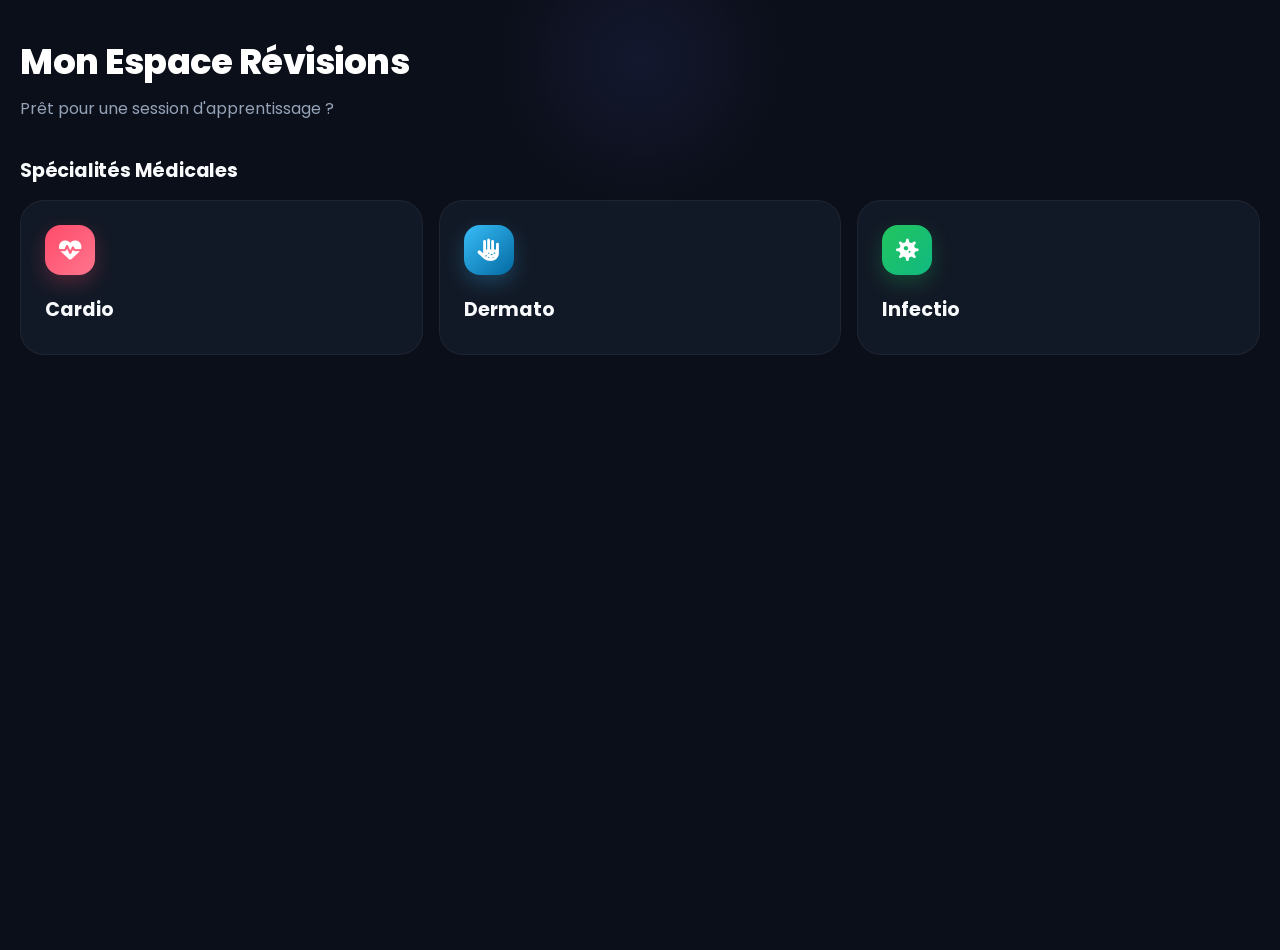
<file: test/reset.html>
<!DOCTYPE html>
<html lang="fr">
<head>
    <meta charset="UTF-8">
    <meta name="viewport" content="width=device-width, initial-scale=1.0">
    <title>Mes Révisions - Premium</title>
    
    <link rel="preconnect" href="https://fonts.googleapis.com">
    <link rel="preconnect" href="https://fonts.gstatic.com" crossorigin>
    <link href="https://fonts.googleapis.com/css2?family=Poppins:wght@400;500;700;800&display=swap" rel="stylesheet">
    <link rel="stylesheet" href="https://cdnjs.cloudflare.com/ajax/libs/font-awesome/6.4.0/css/all.min.css">

    <style>
        /* ========================================== */
        /* 1. VARIABLES DE DESIGN                     */
        /* ========================================== */
        :root {
            --bg-color: #0b0f19; --text-color: #f8fafc; --text-muted: #94a3b8;
            --card-bg: rgba(30, 41, 59, 0.4); --card-border: rgba(255, 255, 255, 0.05);
            --success-color: #22c55e; --error-color: #ef4444; --primary-color: #3b82f6;
            
            --cardio: linear-gradient(135deg, #ff4b6b, #ff758c); --cardio-glow: rgba(255, 75, 107, 0.25);
            --dermato: linear-gradient(135deg, #38bdf8, #0369a1); --dermato-glow: rgba(56, 189, 248, 0.25);
            --neuro: linear-gradient(135deg, #a855f7, #6366f1); --neuro-glow: rgba(168, 85, 247, 0.25);
            --infectio: linear-gradient(135deg, #22c55e, #10b981); --infectio-glow: rgba(34, 197, 94, 0.25);
            
            --theme-actuel: var(--primary-color); /* Sera modifié en JS selon la matière */
        }

        body {
            font-family: 'Poppins', sans-serif; margin: 0; padding: 25px 20px;
            background-color: var(--bg-color); color: var(--text-color);
            -webkit-tap-highlight-color: transparent; min-height: 100vh;
        }

        body::before {
            content: ""; position: absolute; top: -10%; left: 50%; transform: translateX(-50%);
            width: 300px; height: 300px; background: radial-gradient(circle, rgba(99, 102, 241, 0.1) 0%, transparent 70%);
            z-index: -1; pointer-events: none;
        }

        .header { margin-bottom: 35px; margin-top: 10px; }
        .header h1 { font-size: 2.2rem; margin: 0 0 8px 0; font-weight: 800; letter-spacing: -0.5px; }
        .header p { margin: 0; color: var(--text-muted); font-size: 1rem; }
        .section-title { font-size: 1.2rem; font-weight: 700; margin-bottom: 15px; letter-spacing: -0.2px; }

        /* Grille Accueil */
        .grid-matieres { display: grid; grid-template-columns: repeat(auto-fit, minmax(155px, 1fr)); gap: 16px; }
        .card-matiere {
            background: var(--card-bg); border-radius: 24px; padding: 24px; border: 1px solid var(--card-border);
            cursor: pointer; transition: all 0.3s ease;
        }
        .card-matiere:active { transform: scale(0.96); }
        .icon-wrapper { width: 50px; height: 50px; border-radius: 16px; display: flex; align-items: center; justify-content: center; color: white; font-size: 1.4rem; margin-bottom: 20px; }
        .card-matiere h3 { margin: 0 0 6px 0; font-size: 1.2rem; font-weight: 700; }
        .badge-stats { font-size: 0.8rem; color: var(--text-muted); background: rgba(255, 255, 255, 0.04); padding: 4px 10px; border-radius: 20px; }

        .cardio .icon-wrapper { background: var(--cardio); box-shadow: 0 8px 20px var(--cardio-glow); }
        .dermato .icon-wrapper { background: var(--dermato); box-shadow: 0 8px 20px var(--dermato-glow); }
        .neuro .icon-wrapper { background: var(--neuro); box-shadow: 0 8px 20px var(--neuro-glow); }
        .infectio .icon-wrapper { background: var(--infectio); box-shadow: 0 8px 20px var(--infectio-glow); }

        /* Éléments génériques */
        .btn-retour {
            background: rgba(255,255,255,0.05); color: #f8fafc; border: 1px solid rgba(255,255,255,0.1);
            padding: 10px 18px; border-radius: 12px; cursor: pointer; font-family: inherit; font-weight: 600;
            margin-bottom: 25px; display: inline-flex; align-items: center; gap: 8px; transition: background 0.2s;
        }
        .box-contenu { background: var(--card-bg); border: 1px solid var(--card-border); border-radius: 24px; padding: 24px; margin-bottom: 25px; }

        /* Listes de cours */
        .item-liste {
            display: flex; align-items: center; justify-content: space-between;
            background: rgba(255, 255, 255, 0.02); border: 1px solid rgba(255, 255, 255, 0.04);
            padding: 18px; border-radius: 16px; cursor: pointer; transition: all 0.2s ease; margin-bottom: 12px;
        }
        .item-liste:last-child { margin-bottom: 0; }
        .item-liste:hover { background: rgba(255, 255, 255, 0.05); border-color: rgba(255, 255, 255, 0.1); transform: translateX(2px); }
        .item-info h4 { margin: 0 0 4px 0; font-size: 1rem; font-weight: 600; }
        .item-info span { font-size: 0.8rem; color: var(--text-muted); }

        /* Badges de types de QCM */
        .badge-type { display: inline-block; font-size: 0.75rem; font-weight: 700; padding: 3px 8px; border-radius: 6px; margin-bottom: 10px; letter-spacing: 0.5px; }
        .badge-qru { background: rgba(59, 130, 246, 0.15); color: #60a5fa; border: 1px solid rgba(59, 130, 246, 0.2); }
        .badge-qrm { background: rgba(168, 85, 247, 0.15); color: #c084fc; border: 1px solid rgba(168, 85, 247, 0.2); }
        .badge-kfp { background: rgba(245, 158, 11, 0.15); color: #fbbf24; border: 1px solid rgba(245, 158, 11, 0.2); }

        /* QCMs */
        .zone-qcm { background: rgba(255,255,255,0.01); border: 1px solid rgba(255,255,255,0.02); border-radius: 16px; padding: 15px; margin-bottom: 25px; }
        .zone-qcm:last-child { margin-bottom: 0; }
        .question-text { font-weight: 600; margin-bottom: 18px; font-size: 1.05rem; }
        .options-list { display: flex; flex-direction: column; gap: 12px; }
        
        /* Ajustement flex pour accueillir les explications sur une nouvelle ligne */
        .option-item { background: rgba(255,255,255,0.03); border: 1px solid rgba(255,255,255,0.05); padding: 16px; border-radius: 14px; cursor: pointer; display: flex; flex-direction: column; align-items: flex-start; gap: 8px; transition: all 0.2s ease; }
        .option-item-content { display: flex; align-items: center; gap: 12px; width: 100%; }
        
        .option-item:hover { background: rgba(255,255,255,0.06); border-color: rgba(255,255,255,0.1); }
        .option-item.selected { border-color: var(--theme-actuel); background: rgba(255, 255, 255, 0.02); }
        .option-item.correct { background: rgba(34, 197, 94, 0.15) !important; border-color: var(--success-color) !important; color: #4ade80; font-weight: 600; }
        .option-item.incorrect { background: rgba(239, 68, 68, 0.15) !important; border-color: var(--error-color) !important; color: #f87171; }

        /* Style des explications/justifications */
        .justif-text {
            font-size: 0.88rem;
            margin-top: 4px;
            padding-left: 28px; /* Aligné avec le texte de l'option */
            color: #cbd5e1;
            font-weight: 400;
            line-height: 1.45;
        }

        .btn-verifier { background: #ffffff; color: #0b0f19; border: none; padding: 12px 24px; border-radius: 14px; font-family: inherit; font-weight: 700; width: 100%; cursor: pointer; margin-top: 20px; }
        .feedback-qcm { margin-top: 15px; font-size: 0.9rem; font-weight: 600; text-align: center; min-height: 20px; }

        /* Lecture Cours */
        .ecran-lecture-cours { background: #0e1424; border-radius: 28px; padding: 30px 24px; border: 1px solid rgba(255, 255, 255, 0.03); line-height: 1.7; }
        .ecran-lecture-cours h2 { font-size: 1.6rem; font-weight: 800; margin-top: 0; margin-bottom: 15px; color: var(--theme-actuel); }
        .ecran-lecture-cours h3 { color: #f8fafc; font-size: 1.1rem; margin-top: 20px; }
        .ecran-lecture-cours p, .ecran-lecture-cours ul { color: #cbd5e1; font-size: 1rem; margin-bottom: 20px; }
        
        /* Message vide */
        .empty-state { text-align: center; color: var(--text-muted); font-size: 0.9rem; font-style: italic; padding: 10px; }
    </style>
</head>
<body>

    <div id="ecran-accueil">
        <div class="header">
            <h1 style="background: linear-gradient(135deg, #ffffff 40%, #94a3b8); -webkit-background-clip: text; -webkit-text-fill-color: transparent;">Mon Espace Révisions</h1>
            <p>Prêt pour une session d'apprentissage ?</p>
        </div>
        <div class="section-title">Spécialités Médicales</div>
        <div class="grid-matieres">
            <div class="card-matiere cardio" onclick="ouvrirMatiere('cardio')">
                <div class="icon-wrapper"><i class="fa-solid fa-heart-pulse"></i></div>
                <h3>Cardio</h3>
            </div>
            <div class="card-matiere dermato" onclick="ouvrirMatiere('dermato')">
                <div class="icon-wrapper"><i class="fa-solid fa-hand-dots"></i></div>
                <h3>Dermato</h3>
            </div>
            <div class="card-matiere infectio" onclick="ouvrirMatiere('infectio')">
                <div class="icon-wrapper"><i class="fa-solid fa-virus"></i></div>
                <h3>Infectio</h3>
            </div>
        </div>
    </div>

    <div id="ecran-matiere" style="display: none;">
        <button class="btn-retour" onclick="retourAccueil()"><i class="fa-solid fa-arrow-left"></i> Retour</button>
        <div class="header">
            <h1 id="titre-matiere">Titre</h1> 
            <p>Espace d'entraînement et d'apprentissage</p>
        </div>

        <div class="section-title">📖 Cours</div>
        <div class="box-contenu" id="conteneur-liste-cours"></div>

        <div class="section-title">💡 Banque de QCM</div>
        <div id="conteneur-liste-qcm"></div>
    </div>

    <div id="ecran-lecture" style="display: none;">
        <button class="btn-retour" onclick="retourMatiere()"><i class="fa-solid fa-arrow-left"></i> Retour au module</button>
        <div class="ecran-lecture-cours" id="conteneur-texte-cours"></div>
    </div>


    <script>
        // 1. CONFIGURATION DES MATIÈRES
        const configMatieres = {
            'cardio': { nom: '🫀 Cardiologie', couleur: 'var(--cardio)' },
            'dermato': { nom: '🩺 Dermatologie', couleur: 'var(--dermato)' },
            'infectio': { nom: '🦠 Infectiologie', couleur: 'var(--infectio)' }
        };

        // 2. BANQUE DE COURS
        const banqueCours = [
            {
                id: 'c_endo',
                titre: 'Endocardite Infectieuse',
                desc: 'Diagnostic, physiopathologie et traitements',
                tags: ['cardio', 'infectio'],
                contenu: `
                    <h2>Endocardite Infectieuse</h2>
                    <p>L'endocardite infectieuse est une infection de l'endocarde, le plus souvent valvulaire, caractérisée par la formation de végétations.</p>
                    <h3>1. Signes cliniques :</h3>
                    <ul>
                        <li>Fièvre prolongée (souvent inexpliquée au début).</li>
                        <li>Apparition ou modification d'un souffle cardiaque.</li>
                        <li>Signes périphériques : Faux panaris d'Osler, placards de Janeway.</li>
                    </ul>
                `
            },
            {
                id: 'c_melanome',
                titre: 'Le Mélanome Maligne',
                desc: 'Dépistage et critères ABCDE',
                tags: ['dermato'],
                contenu: `
                    <h2>Le Mélanome</h2>
                    <p>Tumeur maligne développée aux dépens des mélanocytes.</p>
                    <h3>Règle ABCDE :</h3>
                    <ul><li>Asymétrie, Bords irréguliers, Couleur hétérogène...</li></ul>
                `
            }
        ];

        // 3. BANQUE DE QCM AVEC INTÉGRATION DES EXPLICATIONS (justif)
        const banqueQCM = [
            {
                id: 'q_endo_1',
                type: 'QRU',
                tags: ['cardio', 'infectio'],
                question: 'Quel est le signe cutané périphérique classique de l\'endocardite infectieuse ?',
                options: [
                    { texte: 'Érythème migrant', correct: false, justif: 'L\'érythème migrant est la lésion pathognomonique de la phase primaire de la maladie de Lyme (borréliose).' },
                    { texte: 'Faux panaris d\'Osler', correct: true, justif: 'C\'est une lésion nodulaire, nodulaire éphémère et douloureuse des pulpes digitales, très évocatrice d\'un processus immunologique ou embolique d\'endocardite.' },
                    { texte: 'Signe de Koplik', correct: false, justif: 'Le signe de Koplik (taches blanchâtres sur muqueuse jugale) est caractéristique de la phase d\'invasion de la rougeole.' }
                ]
            },
            {
                id: 'q_ic_1',
                type: 'QRU',
                tags: ['cardio'],
                question: 'Quel est le traitement de première intention dans l\'insuffisance cardiaque aiguë ?',
                options: [
                    { texte: 'Bêtabloquants isolés', correct: false, justif: 'Les bêtabloquants sont contre-indiqués à la phase aiguë initiale d\'une décompensation en raison de leur effet inotrope négatif (ils s\'introduisent à distance, à dose filée et sur un patient stable).' },
                    { texte: 'Diurétiques de l\'anse IV', correct: true, justif: 'Les diurétiques de l\'anse par voie intraveineuse permettent une déplétion rapide et efficace pour soulager la surcharge hydrosodée et l\'œdème pulmonaire.' },
                    { texte: 'Inhibiteurs calciques', correct: false, justif: 'Les inhibiteurs calciques bradycardisants ou vasodilatateurs n\'ont pas de place en première intention et certains (comme le vérapamil) sont contre-indiqués par effet inotrope négatif.' }
                ]
            },
            {
                id: 'q_endo_multi',
                type: 'QRM',
                tags: ['cardio', 'infectio'],
                question: 'Quels examens paracliniques font partie des critères majeurs de Duke pour le diagnostic d\'endocardite infectieuse ? (Plusieurs réponses possibles)',
                options: [
                    { texte: 'Hémocultures positives persistantes à germes typiques', correct: true, justif: 'C\'est l\'un des deux piliers des critères majeurs de Duke (critère microbiologique).' },
                    { texte: 'Mise en évidence d\'une végétation à l\'échographie cardiaque', correct: true, justif: 'C\'est le second pilier des critères majeurs de Duke (critère d\'imagerie endocardique).' },
                    { texte: 'Élévation de la CRP supérieure à 100 mg/L', correct: false, justif: 'Le syndrome inflammatoire biologique (CRP, VS) est un critère très fréquent mais non spécifique. Il ne retient qu\'un rôle de critère mineur dans certaines classifications ou reste un simple signe biologique d\'accompagnement.' },
                    { texte: 'Hyperleucocytose à polynucléaires neutrophiles', correct: false, justif: 'L\'hyperleucocytose est un signe biologique aspécifique d\'infection systémique et ne constitue pas un critère majeur de Duke.' }
                ]
            },
            {
                id: 'q_kfp_dermato',
                type: 'KFP',
                tags: ['dermato'],
                question: 'Un patient de 45 ans consulte pour une lésion cutanée suspecte du dos, asymétrique, à bords irréguliers, de 8 mm de diamètre, présentant plusieurs teintes de brun. Dans l\'hypothèse d\'un mélanome, quelles sont les affirmations exactes concernant sa prise en charge ?',
                options: [
                    { texte: 'L\'exérèse chirurgicale initiale doit être diagnostique et complète d\'emblée', correct: true, justif: 'L\'exérèse doit être complète d\'emblée (marge étroite de 2 à 5 mm) pour permettre une analyse anatomopathologique globale sur toute la pièce.' },
                    { texte: 'Une biopsie partielle (shaving ou punching) est recommandée en première intention', correct: false, justif: 'La biopsie partielle est formellement proscrite car elle peut fausser la mesure de l\'indice de Breslow (épaisseur maximale) et augmente le risque de dissémination tumorale.' },
                    { texte: 'Les marges d\'exérèse définitives dépendent de l\'indice de Breslow mesuré sur l\'histologie', correct: true, justif: 'Exact. La reprise chirurgicale pour obtenir des marges de sécurité définitives (de 0,5 cm à 2 cm) est ajustée précisément selon l\'épaisseur de Breslow mesurée sur la biopsie-exérèse initiale.' },
                    { texte: 'La radiothérapie locale systématique est obligatoire après exérèse d\'un mélanome in situ', correct: false, justif: 'Le traitement du mélanome in situ repose exclusivement sur l\'exérèse chirurgicale complète avec une marge de sécurité de 0,5 cm. La radiothérapie locale n\'est pas indiquée.' },
                    { texte: 'L\'indice de Breslow correspond à la mesure de l\'épaisseur tumorale maximale en millimètres', correct: true, justif: 'Il s\'agit de la mesure verticale allant de la couche granuleuse de l\'épiderme (ou du fond de l\'ulcération) jusqu\'à la cellule mélanique tumorale la plus profonde.' },
                    { texte: 'La recherche du ganglion sentinelle est systématique dès que la lésion mesure plus de 0,1 mm', correct: false, justif: 'La biopsie du ganglion sentinelle n\'est pas systématique pour les lésions aussi minimes. Elle se discute généralement pour les mélanomes infiltrants à partir d\'un Breslow > 0,8 mm ou présentant des facteurs de risque histologiques.' },
                    { texte: 'Les mutations du gène BRAF sont fréquemment recherchées dans les formes métastatiques', correct: true, justif: 'La recherche de la mutation BRAF (notamment V600E) est indispensable au stade métastatique ou non résécable pour orienter vers une thérapie ciblée (anti-BRAF + anti-MEK).' },
                    { texte: 'Une chimiothérapie néo-adjuvante par cisplatine est indispensable avant toute chirurgie', correct: false, justif: 'La chirurgie première d\'exérèse complète reste la règle d\'or absolue. La chimiothérapie systémique classique n\'est pas un traitement standard néo-adjuvant.' }
                ]
            }
        ];

        // VARIABLES GLOBALES DE NAVIGATION
        let matiereEnCours = null;

        // ==========================================
        // FONCTIONS D'AFFICHAGE (MOTEUR DE L'APP)
        // ==========================================

        function ouvrirMatiere(idMatiere) {
            matiereEnCours = idMatiere;
            const config = configMatieres[idMatiere];
            
            // 1. Mettre à jour le titre et la couleur
            const titreEl = document.getElementById('titre-matiere');
            titreEl.innerText = config.nom;
            titreEl.style.background = config.couleur;
            titreEl.style.webkitBackgroundClip = 'text';
            titreEl.style.webkitTextFillColor = 'transparent';
            document.documentElement.style.setProperty('--theme-actuel', config.couleur);

            // 2. Filtrer et injecter les COURS correspondants
            const coursFiltres = banqueCours.filter(cours => cours.tags.includes(idMatiere));
            const conteneurCours = document.getElementById('conteneur-liste-cours');
            if (coursFiltres.length > 0) {
                conteneurCours.innerHTML = coursFiltres.map(cours => `
                    <div class="item-liste" onclick="ouvrirCours('${cours.id}')">
                        <div class="item-info">
                            <h4>${cours.titre}</h4>
                            <span>${cours.desc}</span>
                        </div>
                        <i class="fa-solid fa-chevron-right arrow-icon" style="color: var(--text-muted);"></i>
                    </div>
                `).join('');
            } else {
                conteneurCours.innerHTML = '<div class="empty-state">Aucun cours disponible pour le moment.</div>';
            }

            // 3. MOTEUR DE RENDU QCM ADAPTATIF
            const qcmFiltres = banqueQCM.filter(qcm => qcm.tags.includes(idMatiere));
            const conteneurQCM = document.getElementById('conteneur-liste-qcm');
            if (qcmFiltres.length > 0) {
                conteneurQCM.innerHTML = qcmFiltres.map(qcm => {
                    const iconeInitiale = (qcm.type === 'QRU') ? 'fa-regular fa-circle' : 'fa-regular fa-square';
                    
                    return `
                        <div class="zone-qcm" id="${qcm.id}">
                            <span class="badge-type badge-${qcm.type.toLowerCase()}">${qcm.type}</span>
                            
                            <div class="question-text">${qcm.question}</div>
                            <div class="options-list" data-type="${qcm.type}">
                                ${qcm.options.map((opt, index) => `
                                    <div class="option-item" data-correct="${opt.correct}" onclick="selectionnerOption(this)">
                                        <div class="option-item-content">
                                            <i class="${iconeInitiale}"></i> 
                                            <span>${String.fromCharCode(65 + index)}) ${opt.texte}</span>
                                        </div>
                                    </div>
                                `).join('')}
                            </div>
                            <button class="btn-verifier" onclick="verifierReponse('${qcm.id}')">Vérifier la réponse</button>
                            <div class="feedback-qcm"></div>
                        </div>
                    `;
                }).join('');
            } else {
                conteneurQCM.innerHTML = '<div class="empty-state">Aucun QCM disponible pour le moment.</div>';
            }

            // Navigation
            document.getElementById('ecran-accueil').style.display = 'none';
            document.getElementById('ecran-matiere').style.display = 'block';
            window.scrollTo(0, 0);
        }

        function ouvrirCours(idCours) {
            const cours = banqueCours.find(c => c.id === idCours);
            document.getElementById('conteneur-texte-cours').innerHTML = cours.contenu;
            
            document.getElementById('ecran-matiere').style.display = 'none';
            document.getElementById('ecran-lecture').style.display = 'block';
            window.scrollTo(0, 0);
        }

        function retourAccueil() {
            document.getElementById('ecran-matiere').style.display = 'none';
            document.getElementById('ecran-accueil').style.display = 'block';
            matiereEnCours = null;
        }

        function retourMatiere() {
            document.getElementById('ecran-lecture').style.display = 'none';
            document.getElementById('ecran-matiere').style.display = 'block';
        }

        // ===================================================
        // LOGIQUE DES CLICS (Détection QRU vs Multi)
        // ===================================================
        function selectionnerOption(elementOption) {
            const parentList = elementOption.parentElement;
            if(parentList.classList.contains('corrected')) return;

            const typeQCM = parentList.getAttribute('data-type');
            const icon = elementOption.querySelector('.option-item-content i');

            if (typeQCM === 'QRU') {
                const toutesLesOptions = parentList.querySelectorAll('.option-item');
                toutesLesOptions.forEach(opt => {
                    opt.classList.remove('selected');
                    opt.querySelector('.option-item-content i').className = 'fa-regular fa-circle';
                });
                elementOption.classList.add('selected');
                icon.className = 'fa-solid fa-circle-dot';
            } else {
                if (elementOption.classList.contains('selected')) {
                    elementOption.classList.remove('selected');
                    icon.className = 'fa-regular fa-square';
                } else {
                    elementOption.classList.add('selected');
                    icon.className = 'fa-solid fa-square-check';
                }
            }
        }

        // ===================================================
        // MOTEUR DE VERIFICATION UNIVERSEL (Avec explications)
        // ===================================================
        function verifierReponse(idQcm) {
            const conteneur = document.getElementById(idQcm);
            const listeOptions = conteneur.querySelector('.options-list');
            const feedback = conteneur.querySelector('.feedback-qcm');
            
            if(listeOptions.classList.contains('corrected')) return;

            const optionsSelectionnees = listeOptions.querySelectorAll('.option-item.selected');
            if (optionsSelectionnees.length === 0) {
                feedback.style.color = 'var(--text-muted)';
                feedback.innerHTML = "⚠️ Sélectionnez au moins une réponse !";
                return;
            }

            listeOptions.classList.add('corrected');
            const toutesLesOptions = listeOptions.querySelectorAll('.option-item');
            let estParfait = true;

            // Récupération des données originales du QCM pour lire les justifications
            const questionData = banqueQCM.find(q => q.id === idQcm);

            toutesLesOptions.forEach((opt, index) => {
                const isTrue = opt.getAttribute('data-correct') === 'true';
                const isChecked = opt.classList.contains('selected');
                const infosOption = questionData.options[index];
                const icon = opt.querySelector('.option-item-content i');

                if (isTrue) {
                    opt.classList.add('correct');
                    icon.className = 'fa-solid fa-circle-check';
                    if (!isChecked) estParfait = false; 
                } else {
                    if (isChecked) {
                        opt.classList.add('incorrect');
                        icon.className = 'fa-solid fa-circle-xmark';
                        estParfait = false; 
                    }
                }

                // AJOUT : Injection dynamique de la justification (si présente)
                if (infosOption && infosOption.justif) {
                    const justifEl = document.createElement('div');
                    justifEl.className = 'justif-text';
                    
                    // Préfixe adapté à l'exactitude de la proposition
                    const prefixe = isTrue ? '💡 <b>Justification (Vrai) :</b> ' : '💡 <b>Explication (Faux) :</b> ';
                    justifEl.innerHTML = prefixe + infosOption.justif;
                    
                    opt.appendChild(justifEl);
                }
            });

            if (estParfait) {
                feedback.style.color = 'var(--success-color)';
                feedback.innerHTML = "Excellent ! Tout est exact. 🎉";
            } else {
                feedback.style.color = 'var(--error-color)';
                feedback.innerHTML = "Il y a des erreurs dans vos choix. ❌";
            }
        }
    </script>
</body>
</html>
</file>
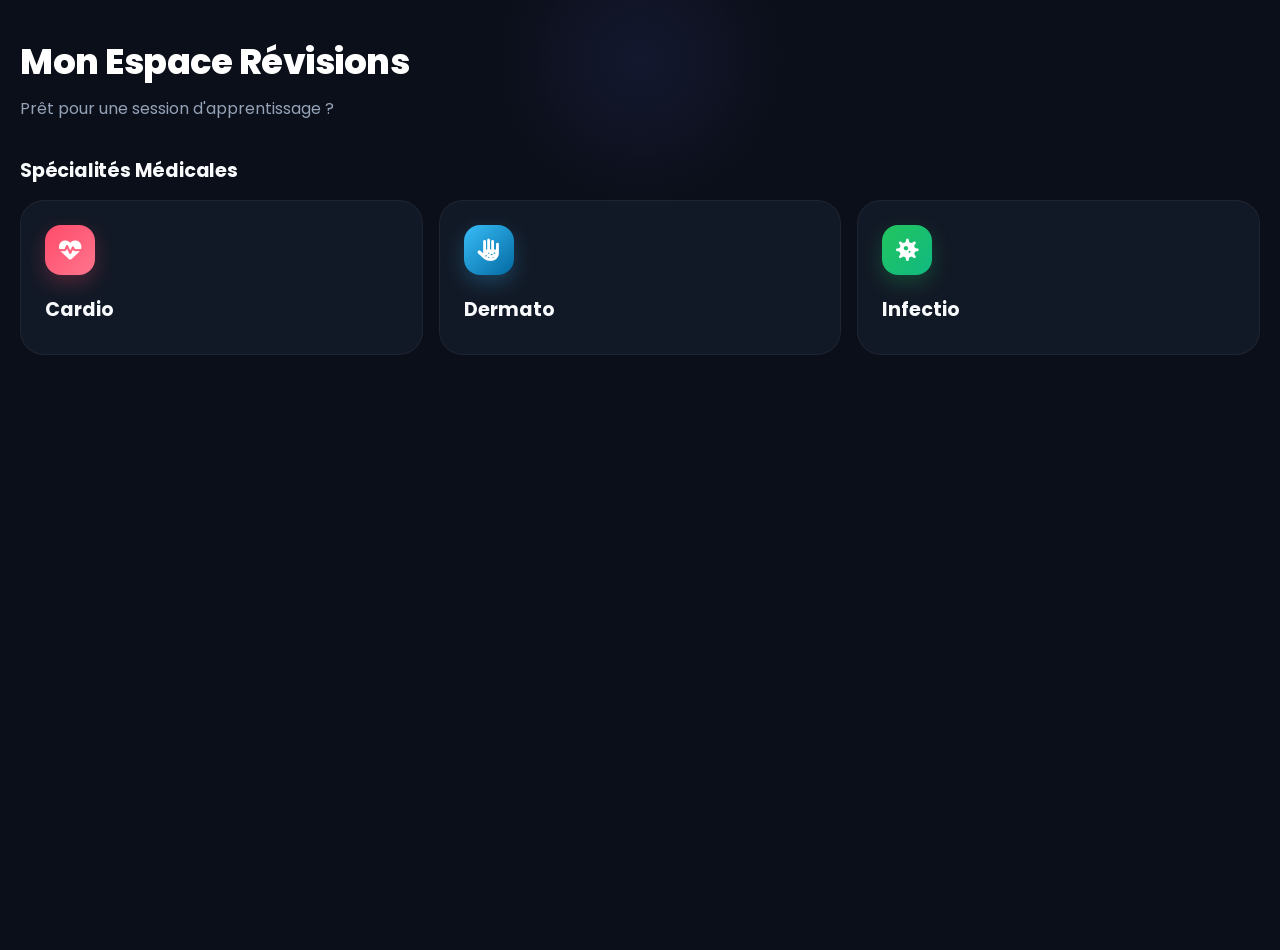
<file: test/test.html>
<!DOCTYPE html>
<html lang="fr">
<head>
    <meta charset="UTF-8">
    <meta name="viewport" content="width=device-width, initial-scale=1.0">
    <title>Mes Révisions - Premium</title>
    
    <link rel="preconnect" href="https://fonts.googleapis.com">
    <link rel="preconnect" href="https://fonts.gstatic.com" crossorigin>
    <link href="https://fonts.googleapis.com/css2?family=Poppins:wght@400;500;700;800&display=swap" rel="stylesheet">
    <link rel="stylesheet" href="https://cdnjs.cloudflare.com/ajax/libs/font-awesome/6.4.0/css/all.min.css">

    <style>
        /* ========================================== */
        /* 1. VARIABLES DE DESIGN                     */
        /* ========================================== */
        :root {
            --bg-color: #0b0f19; --text-color: #f8fafc; --text-muted: #94a3b8;
            --card-bg: rgba(30, 41, 59, 0.4); --card-border: rgba(255, 255, 255, 0.05);
            --success-color: #22c55e; --error-color: #ef4444; --primary-color: #3b82f6;
            
            --cardio: linear-gradient(135deg, #ff4b6b, #ff758c); --cardio-glow: rgba(255, 75, 107, 0.25);
            --dermato: linear-gradient(135deg, #38bdf8, #0369a1); --dermato-glow: rgba(56, 189, 248, 0.25);
            --neuro: linear-gradient(135deg, #a855f7, #6366f1); --neuro-glow: rgba(168, 85, 247, 0.25);
            --infectio: linear-gradient(135deg, #22c55e, #10b981); --infectio-glow: rgba(34, 197, 94, 0.25);
            
            --theme-actuel: var(--primary-color);
        }

        body {
            font-family: 'Poppins', sans-serif; margin: 0; padding: 25px 20px;
            background-color: var(--bg-color); color: var(--text-color);
            -webkit-tap-highlight-color: transparent; min-height: 100vh;
        }

        body::before {
            content: ""; position: absolute; top: -10%; left: 50%; transform: translateX(-50%);
            width: 300px; height: 300px; background: radial-gradient(circle, rgba(99, 102, 241, 0.1) 0%, transparent 70%);
            z-index: -1; pointer-events: none;
        }

        .header { margin-bottom: 35px; margin-top: 10px; }
        .header h1 { font-size: 2.2rem; margin: 0 0 8px 0; font-weight: 800; letter-spacing: -0.5px; }
        .header p { margin: 0; color: var(--text-muted); font-size: 1rem; }
        .section-title { font-size: 1.2rem; font-weight: 700; margin-bottom: 15px; letter-spacing: -0.2px; }

        /* Grille Accueil */
        .grid-matieres { display: grid; grid-template-columns: repeat(auto-fit, minmax(155px, 1fr)); gap: 16px; }
        .card-matiere {
            background: var(--card-bg); border-radius: 24px; padding: 24px; border: 1px solid var(--card-border);
            cursor: pointer; transition: all 0.3s ease;
        }
        .card-matiere:active { transform: scale(0.96); }
        .icon-wrapper { width: 50px; height: 50px; border-radius: 16px; display: flex; align-items: center; justify-content: center; color: white; font-size: 1.4rem; margin-bottom: 20px; }
        .card-matiere h3 { margin: 0 0 6px 0; font-size: 1.2rem; font-weight: 700; }

        .cardio .icon-wrapper { background: var(--cardio); box-shadow: 0 8px 20px var(--cardio-glow); }
        .dermato .icon-wrapper { background: var(--dermato); box-shadow: 0 8px 20px var(--dermato-glow); }
        .infectio .icon-wrapper { background: var(--infectio); box-shadow: 0 8px 20px var(--infectio-glow); }

        /* Éléments génériques */
        .btn-retour {
            background: rgba(255,255,255,0.05); color: #f8fafc; border: 1px solid rgba(255,255,255,0.1);
            padding: 10px 18px; border-radius: 12px; cursor: pointer; font-family: inherit; font-weight: 600;
            margin-bottom: 25px; display: inline-flex; align-items: center; gap: 8px; transition: background 0.2s;
        }
        .box-contenu { background: var(--card-bg); border: 1px solid var(--card-border); border-radius: 24px; padding: 24px; margin-bottom: 25px; }

        /* Listes de cours */
        .item-liste {
            display: flex; align-items: center; justify-content: space-between;
            background: rgba(255, 255, 255, 0.02); border: 1px solid rgba(255, 255, 255, 0.04);
            padding: 18px; border-radius: 16px; cursor: pointer; transition: all 0.2s ease; margin-bottom: 12px;
        }
        .item-liste:hover { background: rgba(255, 255, 255, 0.05); border-color: rgba(255, 255, 255, 0.1); transform: translateX(2px); }
        .item-info h4 { margin: 0 0 4px 0; font-size: 1rem; font-weight: 600; }
        .item-info span { font-size: 0.8rem; color: var(--text-muted); }

        /* Badges de types de QCM */
        .badge-type { display: inline-block; font-size: 0.75rem; font-weight: 700; padding: 3px 8px; border-radius: 6px; margin-bottom: 10px; letter-spacing: 0.5px; }
        .badge-qru { background: rgba(59, 130, 246, 0.15); color: #60a5fa; border: 1px solid rgba(59, 130, 246, 0.2); }
        .badge-qrm { background: rgba(168, 85, 247, 0.15); color: #c084fc; border: 1px solid rgba(168, 85, 247, 0.2); }
        .badge-kfp { background: rgba(245, 158, 11, 0.15); color: #fbbf24; border: 1px solid rgba(245, 158, 11, 0.2); }

        /* QCMs */
        .zone-qcm { background: rgba(255,255,255,0.01); border: 1px solid rgba(255,255,255,0.02); border-radius: 16px; padding: 15px; margin-bottom: 25px; }
        .question-text { font-weight: 600; margin-bottom: 18px; font-size: 1.05rem; }
        .options-list { display: flex; flex-direction: column; gap: 12px; }
        
        .option-item { background: rgba(255,255,255,0.03); border: 1px solid rgba(255,255,255,0.05); padding: 16px; border-radius: 14px; cursor: pointer; display: flex; flex-direction: column; align-items: flex-start; gap: 8px; transition: all 0.2s ease; }
        .option-item-content { display: flex; align-items: center; gap: 12px; width: 100%; }
        
        .option-item:hover { background: rgba(255,255,255,0.06); border-color: rgba(255,255,255,0.1); }
        .option-item.selected { border-color: var(--theme-actuel); background: rgba(255, 255, 255, 0.02); }
        .option-item.correct { background: rgba(34, 197, 94, 0.15) !important; border-color: var(--success-color) !important; color: #4ade80; font-weight: 600; }
        .option-item.incorrect { background: rgba(239, 68, 68, 0.15) !important; border-color: var(--error-color) !important; color: #f87171; }

        /* Bloc Explication Intelligente */
        .justif-text {
            font-size: 0.88rem;
            margin-top: 6px;
            padding-left: 28px;
            color: #cbd5e1;
            font-weight: 400;
            line-height: 1.5;
            width: 100%;
            box-sizing: border-box;
        }

        /* Images cliniques intégrées */
        .img-clinique {
            display: block;
            max-width: 220px;
            border-radius: 8px;
            margin-top: 8px;
            border: 1px solid rgba(255, 255, 255, 0.1);
        }

        /* Liens/Boutons d'interconnexion vers d'autres cours */
        .btn-intercours {
            display: inline-flex;
            align-items: center;
            gap: 6px;
            background: rgba(59, 130, 246, 0.2);
            color: #60a5fa;
            border: 1px solid rgba(59, 130, 246, 0.3);
            padding: 4px 10px;
            border-radius: 6px;
            font-size: 0.8rem;
            font-weight: 600;
            cursor: pointer;
            margin-top: 8px;
            transition: all 0.2s;
        }
        .btn-intercours:hover {
            background: rgba(59, 130, 246, 0.3);
            transform: translateY(-1px);
        }

        .btn-verifier { background: #ffffff; color: #0b0f19; border: none; padding: 12px 24px; border-radius: 14px; font-family: inherit; font-weight: 700; width: 100%; cursor: pointer; margin-top: 20px; }
        .feedback-qcm { margin-top: 15px; font-size: 0.9rem; font-weight: 600; text-align: center; min-height: 20px; }

        /* Lecture Cours */
        .ecran-lecture-cours { background: #0e1424; border-radius: 28px; padding: 30px 24px; border: 1px solid rgba(255, 255, 255, 0.03); line-height: 1.7; }
        .ecran-lecture-cours h2 { font-size: 1.6rem; font-weight: 800; margin-top: 0; margin-bottom: 15px; color: var(--theme-actuel); }
        .ecran-lecture-cours h3 { color: #f8fafc; font-size: 1.1rem; margin-top: 20px; }
        .ecran-lecture-cours p, .ecran-lecture-cours ul { color: #cbd5e1; font-size: 1rem; margin-bottom: 20px; }
        
        .empty-state { text-align: center; color: var(--text-muted); font-size: 0.9rem; font-style: italic; padding: 10px; }
    </style>
</head>
<body>

    <div id="ecran-accueil">
        <div class="header">
            <h1 style="background: linear-gradient(135deg, #ffffff 40%, #94a3b8); -webkit-background-clip: text; -webkit-text-fill-color: transparent;">Mon Espace Révisions</h1>
            <p>Prêt pour une session d'apprentissage ?</p>
        </div>
        <div class="section-title">Spécialités Médicales</div>
        <div class="grid-matieres">
            <div class="card-matiere cardio" onclick="ouvrirMatiere('cardio')">
                <div class="icon-wrapper"><i class="fa-solid fa-heart-pulse"></i></div>
                <h3>Cardio</h3>
            </div>
            <div class="card-matiere dermato" onclick="ouvrirMatiere('dermato')">
                <div class="icon-wrapper"><i class="fa-solid fa-hand-dots"></i></div>
                <h3>Dermato</h3>
            </div>
            <div class="card-matiere infectio" onclick="ouvrirMatiere('infectio')">
                <div class="icon-wrapper"><i class="fa-solid fa-virus"></i></div>
                <h3>Infectio</h3>
            </div>
        </div>
    </div>

    <div id="ecran-matiere" style="display: none;">
        <button class="btn-retour" onclick="retourAccueil()"><i class="fa-solid fa-arrow-left"></i> Retour</button>
        <div class="header">
            <h1 id="titre-matiere">Titre</h1> 
            <p>Espace d'entraînement et d'apprentissage</p>
        </div>

        <div class="section-title">📖 Cours</div>
        <div class="box-contenu" id="conteneur-liste-cours"></div>

        <div class="section-title">💡 Banque de QCM</div>
        <div id="conteneur-liste-qcm"></div>
    </div>

    <div id="ecran-lecture" style="display: none;">
        <button class="btn-retour" onclick="gestionRetourCours()"><i class="fa-solid fa-arrow-left"></i> Retour</button>
        <div class="ecran-lecture-cours" id="conteneur-texte-cours"></div>
    </div>


    <script>
        const configMatieres = {
            'cardio': { nom: '🫀 Cardiologie', couleur: 'var(--cardio)' },
            'dermato': { nom: '🩺 Dermatologie', couleur: 'var(--dermato)' },
            'infectio': { nom: '🦠 Infectiologie', couleur: 'var(--infectio)' }
        };

        // 2. BANQUE DE COURS ENRICHIE D'INTERCONNEXIONS
        const banqueCours = [
            {
                id: 'c_endo',
                titre: 'Endocardite Infectieuse',
                desc: 'Diagnostic, physiopathologie et traitements',
                tags: ['cardio', 'infectio'],
                contenu: `
                    <h2>Endocardite Infectieuse</h2>
                    <p>Infection bactérienne ou fongique de l'endocarde ou des valves cardiaques.</p>
                    <h3>Signes majeurs :</h3>
                    <ul>
                        <li><b>Faux panaris d'Osler :</b> Nodules douloureux, éphémères, siégeant à la pulpe des doigts ou des orteils. Ils témoignent de vascularites d'hypersensibilité ou de micro-emboles septiques.</li>
                        <li>Souffle de régurgitation cardiaque d'apparition récente.</li>
                    </ul>
                `
            },
            {
                id: 'c_melanome',
                titre: 'Le Mélanome Malin',
                desc: 'Dépistage et critères ABCDE',
                tags: ['dermato'],
                contenu: `
                    <h2>Le Mélanome</h2>
                    <p>Tumeur maligne hautement agressive développée aux dépens des mélanocytes cutanés.</p>
                `
            },
            {
                id: 'c_rougeole',
                titre: 'La Rougeole (Morbilli)',
                desc: 'Infection à Paramyxoviridae & Signe de Koplik',
                tags: ['infectio'],
                contenu: `
                    <h2>La Rougeole</h2>
                    <p>Infection virale éruptive hautement contagieuse.</p>
                    <h3>Le Signe de Koplik :</h3>
                    <p>Il apparaît à la phase d'invasion (prodromique). Ce sont de petites taches blanchâtres ou bleu-pâle, punctiformes, entourées d'une aréole érythémateuse, situées sur la muqueuse jugale en regard des premières molaires. <b>Il est strictement pathognomonique de la rougeole.</b></p>
                `
            },
            {
                id: 'c_lyme',
                titre: 'Maladie de Lyme',
                desc: 'Borréliose et Érythème migrant',
                tags: ['infectio', 'dermato'],
                contenu: `
                    <h2>Maladie de Lyme (Borréliose)</h2>
                    <p>Infection transmise par la morsure d'une tique du genre Ixodes.</p>
                    <h3>L'Érythème Migrant :</h3>
                    <p>Lésion cutanée typique de la phase primaire se propageant de manière centrifuge à partir du point de piqûre, avec un centre souvent plus clair.</p>
                `
            }
        ];

        // 3. BANQUE DE QCM AMÉLIORÉE (avec Images + Liens interconnectés vers les cours)
        const banqueQCM = [
            {
                id: 'q_endo_1',
                type: 'QRU',
                tags: ['cardio', 'infectio'],
                question: 'Quel est le signe cutané périphérique classique de l\'endocardite infectieuse ?',
                options: [
                    { 
                        texte: 'Érythème migrant', 
                        correct: false, 
                        justif: 'L\'érythème migrant est la lésion caractéristique de la phase primaire de la maladie de Lyme.',
                        image: 'https://images.unsplash.com/photo-1576091160399-112ba8d25d1d?auto=format&fit=crop&w=400&q=80', // Illustration médicale générale
                        idCoursLie: 'c_lyme',
                        labelCours: 'Consulter le cours Maladie de Lyme'
                    },
                    { 
                        texte: 'Faux panaris d\'Osler', 
                        correct: true, 
                        justif: 'C\'est une lésion nodulaire douloureuse et fugace de la pulpe des doigts, causée par des complexes immuns lors d\'une endocardite.',
                        image: 'https://images.unsplash.com/photo-1628771065518-0d82f1113871?auto=format&fit=crop&w=400&q=80', // Remplacer par des URL réelles de tes clichés cliniques
                        idCoursLie: 'c_endo',
                        labelCours: 'Revoir l\'Endocardite'
                    },
                    { 
                        texte: 'Signe de Koplik', 
                        correct: false, 
                        justif: 'Signe de Koplik --> rougeole.',
                        image: 'https://images.unsplash.com/photo-1607613009820-a29f7bb81c04?auto=format&fit=crop&w=400&q=80',
                        idCoursLie: 'c_rougeole',
                        labelCours: 'Ouvrir le cours Rougeole'
                    }
                ]
            },
            {
                id: 'q_ic_1',
                type: 'QRU',
                tags: ['cardio'],
                question: 'Quel est le traitement de première intention dans l\'insuffisance cardiaque aiguë ?',
                options: [
                    { texte: 'Bêtabloquants isolés', correct: false, justif: 'Contre-indiqués en phase aiguë initiale (effet inotrope négatif).' },
                    { texte: 'Diurétiques de l\'anse IV', correct: true, justif: 'Traitement clé pour réduire rapidement la surcharge hydrosodée.' },
                    { texte: 'Inhibiteurs calciques', correct: false, justif: 'Pas d\'indication en aigu, risquent d\'aggraver la dysfonction ventriculaire.' }
                ]
            }
        ];

        let matiereEnCours = null;
        let provenanceEcran = 'matiere'; // Suivi de navigation pour le bouton retour

        // ==========================================
        // FONCTIONS DE NAVIGATION ET RENDU
        // ==========================================

        function ouvrirMatiere(idMatiere) {
            matiereEnCours = idMatiere;
            const config = configMatieres[idMatiere];
            
            const titreEl = document.getElementById('titre-matiere');
            titreEl.innerText = config.nom;
            titreEl.style.background = config.couleur;
            titreEl.style.webkitBackgroundClip = 'text';
            titreEl.style.webkitTextFillColor = 'transparent';
            document.documentElement.style.setProperty('--theme-actuel', config.couleur);

            const coursFiltres = banqueCours.filter(cours => cours.tags.includes(idMatiere));
            const conteneurCours = document.getElementById('conteneur-liste-cours');
            if (coursFiltres.length > 0) {
                conteneurCours.innerHTML = coursFiltres.map(cours => `
                    <div class="item-liste" onclick="ouvrirCours('${cours.id}', 'matiere')">
                        <div class="item-info">
                            <h4>${cours.titre}</h4>
                            <span>${cours.desc}</span>
                        </div>
                        <i class="fa-solid fa-chevron-right arrow-icon" style="color: var(--text-muted);"></i>
                    </div>
                `).join('');
            } else {
                conteneurCours.innerHTML = '<div class="empty-state">Aucun cours disponible pour le moment.</div>';
            }

            const qcmFiltres = banqueQCM.filter(qcm => qcm.tags.includes(idMatiere));
            const conteneurQCM = document.getElementById('conteneur-liste-qcm');
            if (qcmFiltres.length > 0) {
                conteneurQCM.innerHTML = qcmFiltres.map(qcm => {
                    const iconeInitiale = (qcm.type === 'QRU') ? 'fa-regular fa-circle' : 'fa-regular fa-square';
                    
                    return `
                        <div class="zone-qcm" id="${qcm.id}">
                            <span class="badge-type badge-${qcm.type.toLowerCase()}">${qcm.type}</span>
                            <div class="question-text">${qcm.question}</div>
                            <div class="options-list" data-type="${qcm.type}">
                                ${qcm.options.map((opt, index) => `
                                    <div class="option-item" data-correct="${opt.correct}" onclick="selectionnerOption(this)">
                                        <div class="option-item-content">
                                            <i class="${iconeInitiale}"></i> 
                                            <span>${String.fromCharCode(65 + index)}) ${opt.texte}</span>
                                        </div>
                                    </div>
                                `).join('')}
                            </div>
                            <button class="btn-verifier" onclick="verifierReponse('${qcm.id}')">Vérifier la réponse</button>
                            <div class="feedback-qcm"></div>
                        </div>
                    `;
                }).join('');
            } else {
                conteneurQCM.innerHTML = '<div class="empty-state">Aucun QCM disponible pour le moment.</div>';
            }

            document.getElementById('ecran-accueil').style.display = 'none';
            document.getElementById('ecran-matiere').style.display = 'block';
            window.scrollTo(0, 0);
        }

        function ouvrirCours(idCours, depuisOù = 'matiere') {
            provenanceEcran = depuisOù;
            const cours = banqueCours.find(c => c.id === idCours);
            document.getElementById('conteneur-texte-cours').innerHTML = cours.contenu;
            
            document.getElementById('ecran-accueil').style.display = 'none';
            document.getElementById('ecran-matiere').style.display = 'none';
            document.getElementById('ecran-lecture').style.display = 'block';
            window.scrollTo(0, 0);
        }

        function gestionRetourCours() {
            document.getElementById('ecran-lecture').style.display = 'none';
            if (provenanceEcran === 'qcm' && matiereEnCours) {
                document.getElementById('ecran-matiere').style.display = 'block';
            } else if (matiereEnCours) {
                document.getElementById('ecran-matiere').style.display = 'block';
            } else {
                document.getElementById('ecran-accueil').style.display = 'block';
            }
        }

        function retourAccueil() {
            document.getElementById('ecran-matiere').style.display = 'none';
            document.getElementById('ecran-accueil').style.display = 'block';
            matiereEnCours = null;
        }

        function retourMatiere() {
            document.getElementById('ecran-lecture').style.display = 'none';
            document.getElementById('ecran-matiere').style.display = 'block';
        }

        function selectionnerOption(elementOption) {
            const parentList = elementOption.parentElement;
            if(parentList.classList.contains('corrected')) return;

            const typeQCM = parentList.getAttribute('data-type');
            const icon = elementOption.querySelector('.option-item-content i');

            if (typeQCM === 'QRU') {
                const toutesLesOptions = parentList.querySelectorAll('.option-item');
                toutesLesOptions.forEach(opt => {
                    opt.classList.remove('selected');
                    opt.querySelector('.option-item-content i').className = 'fa-regular fa-circle';
                });
                elementOption.classList.add('selected');
                icon.className = 'fa-solid fa-circle-dot';
            } else {
                if (elementOption.classList.contains('selected')) {
                    elementOption.classList.remove('selected');
                    icon.className = 'fa-regular fa-square';
                } else {
                    elementOption.classList.add('selected');
                    icon.className = 'fa-solid fa-square-check';
                }
            }
        }

        // ===================================================
        // MOTEUR DE VÉRIFICATION AVEC INTEGRATION INTERCONNECTÉE
        // ===================================================
        function verifierReponse(idQcm) {
            const conteneur = document.getElementById(idQcm);
            const listeOptions = conteneur.querySelector('.options-list');
            const feedback = conteneur.querySelector('.feedback-qcm');
            
            if(listeOptions.classList.contains('corrected')) return;

            const optionsSelectionnees = listeOptions.querySelectorAll('.option-item.selected');
            if (optionsSelectionnees.length === 0) {
                feedback.style.color = 'var(--text-muted)';
                feedback.innerHTML = "⚠️ Sélectionnez au moins une réponse !";
                return;
            }

            listeOptions.classList.add('corrected');
            const toutesLesOptions = listeOptions.querySelectorAll('.option-item');
            let estParfait = true;

            const questionData = banqueQCM.find(q => q.id === idQcm);

            toutesLesOptions.forEach((opt, index) => {
                const isTrue = opt.getAttribute('data-correct') === 'true';
                const isChecked = opt.classList.contains('selected');
                const infosOption = questionData.options[index];
                const icon = opt.querySelector('.option-item-content i');

                if (isTrue) {
                    opt.classList.add('correct');
                    icon.className = 'fa-solid fa-circle-check';
                    if (!isChecked) estParfait = false; 
                } else {
                    if (isChecked) {
                        opt.classList.add('incorrect');
                        icon.className = 'fa-solid fa-circle-xmark';
                        estParfait = false; 
                    }
                }

                // Construction de l'affichage explicatif
                if (infosOption && infosOption.justif) {
                    const justifEl = document.createElement('div');
                    justifEl.className = 'justif-text';
                    
                    const prefixe = isTrue ? '💡 <b>Vrai :</b> ' : '💡 <b>Faux :</b> ';
                    let htmlContenu = `${prefixe}${infosOption.justif}`;
                    
                    // Injection de l'image clinique si elle existe
                    if (infosOption.image) {
                        htmlContenu += `<img src="${infosOption.image}" class="img-clinique" alt="${infosOption.texte}">`;
                    }
                    
                    // Injection du bouton d'interconnexion vers un autre cours
                    if (infosOption.idCoursLie && infosOption.labelCours) {
                        htmlContenu += `<br><button class="btn-intercours" onclick="event.stopPropagation(); ouvrirCours('${infosOption.idCoursLie}', 'qcm')"><i class="fa-solid fa-book-open"></i> ${infosOption.labelCours}</button>`;
                    }
                    
                    justifEl.innerHTML = htmlContenu;
                    opt.appendChild(justifEl);
                }
            });

            if (estParfait) {
                feedback.style.color = 'var(--success-color)';
                feedback.innerHTML = "Excellent ! Tout est exact. 🎉";
            } else {
                feedback.style.color = 'var(--error-color)';
                feedback.innerHTML = "Il y a des erreurs dans vos choix. ❌";
            }
        }
    </script>
</body>
</html>
</file>
<file: style.css>
/* ══════════════════════════════════════════
   RESET & VARIABLES
══════════════════════════════════════════ */
*,*::before,*::after{box-sizing:border-box;margin:0;padding:0;-webkit-tap-highlight-color:transparent}
a,button,[onclick],.bc-spec-row,.bc-tab,.opt,.spec-tile,.mat-card,.tool-card,.item-row-full,.ue-tab,.back-btn,.bc-bg-tile,.bc-theme-tile,.bc-items-btn,.item-check,.prog-badge,.sgc-card,.snap-dot,.sn-item{cursor:pointer}
html{scroll-behavior:smooth}
html{min-height:100vh;background:#0a0e1a}

/* ── Vidéo fond A/B crossfade ── */
#bg-video-a, #bg-video-b{
  position:fixed;top:0;left:0;
  width:100%;height:100%;
  object-fit:cover;object-position:center;
  z-index:-2;pointer-events:none;
  transition:opacity 1.5s ease-in-out;
}
#bg-video-a{opacity:1}
#bg-video-b{opacity:0}

#bg-overlay{
  position:fixed;inset:0;z-index:-1;pointer-events:none;
  background:linear-gradient(
    180deg,
    rgba(10,14,26,0.40) 0%,
    rgba(10,14,26,0.20) 50%,
    rgba(10,14,26,0.50) 100%
  );
}

body{font-family:'Sora',sans-serif;background:transparent;color:#e2f0ff;min-height:100vh;overflow-x:hidden;-webkit-font-smoothing:antialiased}

:root{
  /* ── Palette anime bleu nuit ── */
  --night:#0a0e1a;
  --marine:#1e3a5f;
  --anime-blue:#4a9eca;
  --glow:#7dd3fc;

  /* ── Tokens UI (remplacent les anciennes valeurs claires) ── */
  --bg:rgba(10,14,26,0.82);--white:#e2f0ff;--surf-2:#0f1c35;--surf-3:#152440;
  --sky:#4a9eca;--sky-light:#7dd3fc;--sky-lighter:#b0e0f8;--sky-subtle:rgba(74,158,202,0.12);--sky-dark:#1e3a5f;
  --navy:#0a0e1a;--text:#e2f0ff;--text-2:#b8d4f0;--muted:#7a9bb5;--muted-2:#4d6f8a;--muted-3:#2a4a65;
  --border:rgba(74,158,202,0.18);--border-2:rgba(74,158,202,0.38);--border-n:rgba(74,158,202,0.12);
  --sh-xs:0 1px 3px rgba(0,0,0,0.4);
  --sh-sm:0 2px 10px rgba(0,0,0,0.35),0 1px 2px rgba(0,0,0,0.25);
  --sh:0 4px 20px rgba(0,0,0,0.4),0 0 20px rgba(74,158,202,0.08);
  --sh-md:0 8px 28px rgba(0,0,0,0.45),0 0 30px rgba(74,158,202,0.1);
  --sh-sky:0 0 22px rgba(125,211,252,0.35);
  --cardio:#ef4444;--dermato:#4a9eca;--infectio:#22c55e;--neuro:#8b5cf6;--hge:#f97316;--rythmo:#ec4899;
  --ok:#22c55e;--ko:#ef4444;--primary:#4a9eca;
  --r-xs:8px;--r-sm:12px;--r:16px;--r-lg:20px;
  --t:0.2s cubic-bezier(0.4,0,0.2,1);
  --t-spring:0.3s cubic-bezier(0.34,1.56,0.64,1);
}


/* ══════════════════════════════════════════
   SCREENS
══════════════════════════════════════════ */
.screen{display:none;position:relative;z-index:1;padding:0 20px 52px;max-width:680px;margin:0 auto}
.screen.active{display:block}
.screen:not(#s-scene){margin:0 auto}
@media(max-width:640px){.screen:not(#s-scene){padding-left:64px}}
#s-scene{
  padding:0!important;max-width:100%!important;margin:0!important;
  height:100vh;overflow-y:scroll;overflow-x:hidden;
  scroll-snap-type:y mandatory;
  scroll-behavior:smooth;
  position:relative!important;
}

/* ── Titre Bienvenue ── */
#beach-welcome{
  position:fixed;top:28%;left:50%;
  transform:translateX(-50%);
  z-index:20;text-align:center;
  pointer-events:none;
  display:none; /* affiché par JS quand s-scene est actif */
}
#beach-welcome span{
  display:block;
  font-family:'Great Vibes',cursive;
  font-size:clamp(4rem,12vw,9rem);
  font-weight:400;color:#fff;
  text-shadow:0 4px 32px rgba(0,0,0,.45),0 1px 6px rgba(0,0,0,.3);
  line-height:1;
  will-change:transform,opacity;
}
#beach-scroll-hint{
  margin-top:16px;
  font-family:'Sora',sans-serif;
  font-size:.65rem;font-weight:600;letter-spacing:3px;text-transform:uppercase;
  color:rgba(255,255,255,.6);
  animation:floatHint 2.5s ease-in-out infinite;
}

/* Stats cachées au départ */
.beach-stats-col{opacity:0;transition:opacity .4s ease}

/* ── Elegant Shapes — masquées (remplacées par étoiles JS) ── */
.e-shape{ display:none!important }

/* ══════════════════════════════════════════
   ÉTOILES SCINTILLANTES — univers anime
══════════════════════════════════════════ */
@keyframes twinkle{
  0%,100%{ opacity:0.15; transform:scale(1);   }
  50%    { opacity:1;    transform:scale(1.3); }
}

.star{
  position:fixed;
  border-radius:50%;
  pointer-events:none;
  z-index:5;
  background:#fff;
  animation:twinkle var(--tw-dur,3s) var(--tw-delay,0s) ease-in-out infinite;
  will-change:opacity,transform;
}

/* Teinte bleutée sur certaines étoiles */
.star.blue { background:var(--glow); box-shadow:0 0 4px var(--glow); }
.star.soft  { background:rgba(178,220,255,0.9); }

/* ══════════════════════════════════════════
   BEACH SCENE
══════════════════════════════════════════ */
.beach-scene{
  position:fixed;inset:0;
  width:100vw;height:100dvh;overflow:hidden;
  display:flex;align-items:center;justify-content:center;
  transition:transform .7s cubic-bezier(.4,0,.9,.6),opacity .45s ease .22s;
}
.beach-scene.zooming{transform:scale(6);opacity:0}


.beach-vignette{
  position:absolute;inset:0;pointer-events:none;
  background:
    linear-gradient(180deg,rgba(0,0,0,.3) 0%,transparent 28%,transparent 60%,rgba(0,0,0,.4) 100%),
    radial-gradient(ellipse 80% 50% at 50% 50%,transparent 40%,rgba(0,0,20,.2) 100%);
}

/* ══════════════════════════════════════════
   BEACH CARD — carte centrale navigation
══════════════════════════════════════════ */
.beach-card{
  position:relative;
  width:min(420px, calc(100vw - 24px));
  background:rgba(255,255,255,0.14);
  backdrop-filter:blur(28px) saturate(180%);
  -webkit-backdrop-filter:blur(28px) saturate(180%);
  border:1px solid rgba(255,255,255,0.32);
  border-radius:24px;
  box-shadow:0 12px 48px rgba(0,20,60,.25),inset 0 1px 0 rgba(255,255,255,0.45);
  overflow:hidden;
  z-index:10;
  opacity:0;
  transform:translateY(120px) scale(0.9);
  will-change:transform,opacity;
}

@media(max-width:500px){
  .beach-card{width:calc(100vw - 20px)}
  .beach-stats-col{top:6%;right:3%}
  .bsc-item strong{font-size:1.1rem}
  .beach-hint-bar{display:none}
}

/* Tabs */
.bc-tabs{
  display:flex;
  border-bottom:1px solid rgba(255,255,255,0.18);
  padding:8px 8px 0;
  gap:4px;
}
.bc-tab{
  flex:1;padding:10px 6px;
  background:transparent;border:none;
  color:rgba(255,255,255,0.55);
  font-family:'Sora',sans-serif;font-size:.72rem;font-weight:700;
  letter-spacing:1px;text-transform:uppercase;
  cursor:pointer;border-radius:10px 10px 0 0;
  transition:all .2s;
}
.bc-tab.active{
  background:rgba(255,255,255,0.16);
  color:#fff;
  box-shadow:inset 0 1px 0 rgba(255,255,255,0.35);
}
.bc-tab:hover:not(.active){color:rgba(255,255,255,.82);background:rgba(255,255,255,.07)}

/* Panels */
.bc-panel{display:none}
.bc-panel.active{display:block}

/* Spec list — QCM tab */
.bc-spec-list{display:flex;flex-direction:column;gap:6px;padding:12px}

.bc-spec-row{
  display:flex;align-items:center;gap:12px;
  padding:12px 14px;
  background:rgba(255,255,255,0.10);
  border:1px solid rgba(255,255,255,0.18);
  border-radius:14px;cursor:pointer;
  transition:all .25s cubic-bezier(.34,1.56,.64,1);
}
.bc-spec-row:hover{
  background:rgba(255,255,255,0.22);
  border-color:rgba(255,255,255,0.38);
  transform:translateX(5px);
  box-shadow:0 4px 18px rgba(0,20,60,.12);
}
.bc-spec-row:active{transform:translateX(2px) scale(.99)}

.bc-spec-icon{font-size:1.25rem;line-height:1;flex-shrink:0}
.bc-spec-info{flex:1;min-width:0}
.bc-spec-name{font-size:.84rem;font-weight:700;color:#fff;letter-spacing:-.2px}
.bc-spec-count{font-size:.63rem;color:rgba(255,255,255,.6);margin-top:2px;font-weight:500}
.bc-spec-track{width:52px;height:4px;background:rgba(255,255,255,.18);border-radius:2px;overflow:hidden;flex-shrink:0}
.bc-spec-fill{height:100%;border-radius:2px;transition:width .8s cubic-bezier(.4,0,.2,1)}

/* Items tab */
.bc-items-btn{
  display:flex;flex-direction:column;align-items:center;gap:5px;
  width:calc(100% - 24px);margin:12px;
  padding:22px 16px;
  background:rgba(255,255,255,0.10);
  border:1px solid rgba(255,255,255,0.2);
  border-radius:16px;cursor:pointer;
  font-family:'Sora',sans-serif;
  transition:all .25s cubic-bezier(.34,1.56,.64,1);
}
.bc-items-btn:hover{
  background:rgba(255,255,255,0.2);
  transform:translateY(-3px);
  box-shadow:0 8px 28px rgba(0,20,60,.15);
}
.bc-items-icon{font-size:1.6rem;margin-bottom:2px}
.bc-items-title{font-size:.9rem;font-weight:800;color:#fff;letter-spacing:-.2px}
.bc-items-sub{font-size:.65rem;color:rgba(255,255,255,.6);font-weight:500}

/* ── Settings panel ── */
.bc-settings{padding:12px;display:flex;flex-direction:column;gap:16px}

.bc-set-section{display:flex;flex-direction:column;gap:8px}
.bc-set-label{
  font-size:.62rem;font-weight:800;text-transform:uppercase;letter-spacing:1.4px;
  color:rgba(255,255,255,.5);padding:0 2px;
}
.bc-set-row{display:flex;gap:8px}

/* Fond tiles */
.bc-bg-tile{
  flex:1;padding:10px 8px;
  background:rgba(255,255,255,.09);
  border:1.5px solid rgba(255,255,255,.18);
  border-radius:12px;cursor:pointer;text-align:center;
  transition:all .22s cubic-bezier(.34,1.56,.64,1);
}
.bc-bg-tile:hover{background:rgba(255,255,255,.18);transform:translateY(-2px)}
.bc-bg-tile.active{
  border-color:rgba(255,255,255,.7);
  background:rgba(255,255,255,.2);
  box-shadow:0 0 0 3px rgba(255,255,255,.15);
}
.bc-bg-thumb{font-size:1.3rem;margin-bottom:4px}
.bc-bg-name{font-size:.62rem;font-weight:700;color:rgba(255,255,255,.75);letter-spacing:.3px}

/* Theme tiles */
.bc-theme-tile{
  flex:1;padding:10px 8px;
  background:rgba(255,255,255,.09);
  border:1.5px solid rgba(255,255,255,.18);
  border-radius:12px;cursor:pointer;text-align:center;
  transition:all .22s cubic-bezier(.34,1.56,.64,1);
}
.bc-theme-tile:hover{background:rgba(255,255,255,.18);transform:translateY(-2px)}
.bc-theme-tile.active{
  border-color:rgba(255,255,255,.7);
  background:rgba(255,255,255,.2);
  box-shadow:0 0 0 3px rgba(255,255,255,.15);
}
.bc-theme-preview{
  height:44px;border-radius:8px;margin-bottom:6px;
  display:flex;align-items:center;justify-content:center;padding:6px;
}
.glass-preview{background:rgba(255,255,255,.12);border:1px solid rgba(255,255,255,.25)}
.classic-preview{background:#dbeafe;border:1px solid #93c5fd}
.btp-card{
  width:100%;height:28px;border-radius:5px;
}
.glass-card-preview{
  background:rgba(255,255,255,.25);
  border:1px solid rgba(255,255,255,.45);
  backdrop-filter:blur(6px);
}
.classic-card-preview{
  background:#fff;border:1.5px solid #e2e8f0;
}
.bc-theme-name{font-size:.65rem;font-weight:700;color:rgba(255,255,255,.8)}

/* ══════════════════════════════════════════
   QCM CLASSIQUE — override quand body.qcm-classic
══════════════════════════════════════════ */
body.qcm-classic .qcm-card{
  background:#fff;
  backdrop-filter:none;-webkit-backdrop-filter:none;
  border:1px solid #e2e8f0;
  box-shadow:0 2px 12px rgba(12,26,46,.08);
}
body.qcm-classic .qcm-card:hover{
  border-color:#bfdbfe;
  box-shadow:0 6px 24px rgba(12,26,46,.1);
}
body.qcm-classic .opt{
  background:#f8fafc;
  backdrop-filter:none;-webkit-backdrop-filter:none;
  border:1.5px solid #e2e8f0;
}
body.qcm-classic .opt:hover{
  background:#eff6ff;
  border-color:#93c5fd;
  transform:translateY(-4px);
  box-shadow:0 6px 18px rgba(14,165,233,.12);
}
body.qcm-classic .opt.sel{background:#eff6ff;border-color:var(--sky)}
body.qcm-classic .opt.ok{background:rgba(34,197,94,.07)!important;border-color:rgba(34,197,94,.4)!important}
body.qcm-classic .opt.ko{background:rgba(239,68,68,.06)!important;border-color:rgba(239,68,68,.3)!important}
body.qcm-classic .opt-letter{background:#fff;border-color:#e2e8f0;color:var(--muted)}
body.qcm-classic .session-bar{background:#fff;backdrop-filter:none;border:1px solid #e2e8f0}
body.qcm-classic .q-text{color:var(--navy)}
body.qcm-classic .opt-text{color:var(--text-2)}

/* ══════════════════════════════════════════
   STATS VERTICALES — droite
══════════════════════════════════════════ */
.beach-stats-col{
  position:absolute;top:9%;right:5%;
  z-index:5;pointer-events:none;
  display:flex;flex-direction:column;align-items:flex-end;gap:2px;
  animation:fadeIn .8s ease 1.1s both;
}
.bsc-item{display:flex;flex-direction:column;align-items:flex-end;line-height:1}
.bsc-item strong{
  font-size:clamp(1.5rem,4.5vw,2.4rem);font-weight:800;
  color:#fff;letter-spacing:-1px;
  text-shadow:0 2px 14px rgba(0,20,60,.38);
}
.bsc-item span{
  font-size:.55rem;font-weight:700;letter-spacing:2px;text-transform:uppercase;
  color:rgba(255,255,255,.7);text-shadow:0 1px 5px rgba(0,0,0,.4);
  margin-top:1px;
}
.bsc-sep{
  width:22px;height:1px;
  background:rgba(255,255,255,.28);align-self:flex-end;margin:5px 0;
}

/* Barre de sable — progression globale */
.bsc-wavebar{
  width:80px;height:5px;
  background:rgba(255,255,255,.18);
  border-radius:3px;overflow:hidden;
  margin-top:8px;align-self:flex-end;
}
.bsc-wavebar-fill{
  height:100%;width:0%;border-radius:3px;
  background:linear-gradient(90deg,#ffd54f,#ffb300);
  transition:width 1s cubic-bezier(.4,0,.2,1);
}

/* ══════════════════════════════════════════
   BADGES DE PROGRESSION — style plage cartoon
══════════════════════════════════════════ */
.prog-badge{
  display:inline-flex;align-items:center;justify-content:center;gap:3px;
  min-width:36px;height:28px;padding:0 8px;
  border-radius:100px;cursor:pointer;
  border:none;font-family:'Sora',sans-serif;
  font-size:.68rem;font-weight:700;
  flex-shrink:0;margin-left:auto;
  transition:transform .25s cubic-bezier(.34,1.56,.64,1),
             box-shadow .25s ease,
             background .2s ease;
  user-select:none;
}
.prog-badge:hover{transform:scale(1.14)}
.prog-badge:active{transform:scale(.92)}

/* 0× — pas encore vu */
.prog-none{
  background:transparent;
  border:1.8px dashed rgba(0,0,0,.18);
  color:rgba(0,0,0,.28);
}
.prog-none .pb-icon{font-size:.75rem;opacity:.5}
.prog-none:hover{border-color:#c8a04a;color:#c8a04a}

/* 1× — vu (coquillage) */
.prog-seen{
  background:rgba(232,200,120,.22);
  border:1.8px solid #c8a04a;
  color:#7a5c10;
}
.prog-seen .pb-icon{font-size:.78rem}

/* 2× — revu (étoile) */
.prog-reviewed{
  background:rgba(230,140,30,.18);
  border:1.8px solid #d4820a;
  color:#8a5200;
}
.prog-reviewed .pb-icon{font-size:.78rem}

/* 3×+ — maîtrisé (✦ doré) */
.prog-mastered{
  background:linear-gradient(135deg,#ffe066,#f0a800);
  border:1.8px solid #c88000;
  color:#5a3600;
  box-shadow:0 2px 10px rgba(240,168,0,.35);
  animation:masterGlow 2.2s ease-in-out infinite;
}
.prog-mastered .pb-icon{font-size:.8rem}

@keyframes masterGlow{
  0%,100%{box-shadow:0 2px 10px rgba(240,168,0,.35)}
  50%{box-shadow:0 4px 18px rgba(240,168,0,.65)}
}

/* Micro-animation au clic */
@keyframes progPing{
  0%{transform:scale(1)}
  40%{transform:scale(1.32)}
  70%{transform:scale(.92)}
  100%{transform:scale(1)}
}
.prog-ping{animation:progPing .38s cubic-bezier(.34,1.56,.64,1) both!important}

.pb-icon{line-height:1;flex-shrink:0}
.pb-count{font-size:.6rem;opacity:.85;letter-spacing:.3px}

/* ══════════════════════════════════════════
   ITEM R2C — bouton check + état coché
══════════════════════════════════════════ */
.item-check{
  flex-shrink:0;width:32px;height:32px;border-radius:50%;
  border:2px dashed rgba(0,0,0,.18);background:transparent;
  color:rgba(0,0,0,.28);font-size:.85rem;cursor:pointer;
  font-family:'Sora',sans-serif;font-weight:800;
  display:flex;align-items:center;justify-content:center;
  transition:all .25s cubic-bezier(.34,1.56,.64,1);
  margin-left:10px;
}
.item-check:hover{
  border-color:#c8a04a;color:#c8a04a;
  transform:scale(1.15);
}
.item-check-done{
  background:linear-gradient(135deg,#ffe066,#f0a800);
  border:2px solid #c88000;color:#5a3600;
  box-shadow:0 2px 10px rgba(240,168,0,.4);
  animation:masterGlow 2.2s ease-in-out infinite;
}
.item-check-done:hover{transform:scale(1.15);filter:brightness(1.1)}

/* Ligne cochée — légère teinte dorée */
.item-row-done{
  background:rgba(255,215,0,.06)!important;
  border-color:rgba(200,160,74,.25)!important;
}
.item-row-done .item-title{color:var(--muted)}
.item-row-done .item-num{
  background:rgba(240,168,0,.15);
  color:#8a6200;border-color:rgba(200,140,0,.3);
}

/* Fraction X / 367 dans les stats plage */
.bsc-fraction{font-size:inherit;line-height:1}
.bsc-total{font-size:.6em;opacity:.65;font-weight:600;letter-spacing:0}


/* ── Hint bar ── */
.beach-hint-bar{
  position:absolute;bottom:4%;left:50%;transform:translateX(-50%);
  display:flex;align-items:center;gap:14px;
  pointer-events:none;white-space:nowrap;
  animation:fadeUp .8s ease 1.6s both,floatHint 3.5s ease-in-out 2.4s infinite;
}
.beach-hint-bar span{
  font-size:.58rem;font-weight:700;letter-spacing:3px;text-transform:uppercase;
  color:rgba(255,255,255,.75);text-shadow:0 1px 6px rgba(0,0,0,.4);
}
.hint-line{
  width:28px;height:1px;background:rgba(255,255,255,.38);
  flex-shrink:0;
}

/* ══════════════════════════════════════════
   QCM OVERLAY — bottom sheet sur la plage
══════════════════════════════════════════ */
.qcm-overlay{
  position:absolute;inset:0;z-index:30;
  display:flex;align-items:flex-end;
  opacity:0;pointer-events:none;
  transition:opacity .35s ease;
}
.qcm-overlay.open{opacity:1;pointer-events:all}

.qcm-backdrop{
  position:absolute;inset:0;
  background:rgba(5,15,35,.55);
  backdrop-filter:blur(5px);
  -webkit-backdrop-filter:blur(5px);
}

.qcm-sheet{
  position:relative;z-index:1;width:100%;
  background:rgba(255,251,240,.96);
  backdrop-filter:blur(24px);-webkit-backdrop-filter:blur(24px);
  border-radius:26px 26px 0 0;
  padding:10px 20px 44px;
  transform:translateY(100%);
  transition:transform .52s cubic-bezier(.34,1.56,.64,1);
  box-shadow:0 -12px 48px rgba(0,20,60,.25);
  max-height:82vh;overflow-y:auto;
}
.qcm-overlay.open .qcm-sheet{transform:translateY(0)}

.qcm-sheet-bar{
  width:40px;height:4px;border-radius:2px;
  background:rgba(0,0,0,.18);margin:0 auto 18px;
}
.qcm-sheet-head{
  display:flex;align-items:flex-start;justify-content:space-between;
  margin-bottom:18px;
}
.qcm-sheet-title{
  font-size:1.05rem;font-weight:800;color:#0c1a2e;letter-spacing:-.3px;
}
.qcm-sheet-sub{
  font-size:.7rem;color:#64748b;margin-top:3px;font-weight:500;
}
.qcm-sheet-close{
  width:30px;height:30px;border-radius:50%;border:none;
  background:rgba(0,0,0,.09);color:#64748b;font-size:.78rem;
  cursor:pointer;font-family:'Sora',sans-serif;flex-shrink:0;
  display:flex;align-items:center;justify-content:center;
  transition:all .2s;margin-top:2px;
}
.qcm-sheet-close:hover{background:rgba(0,0,0,.16);color:#0c1a2e}

/* Specialty grid */
.spec-grid{display:grid;grid-template-columns:1fr 1fr;gap:10px}
.spec-wide{grid-column:span 2}

.spec-tile{
  background:#fff;border-radius:16px;padding:14px 14px 10px;
  cursor:pointer;position:relative;overflow:hidden;
  box-shadow:0 2px 10px rgba(0,0,0,.06);
  border:1.5px solid rgba(0,0,0,.055);
  transition:all .28s cubic-bezier(.34,1.56,.64,1);
  display:flex;flex-direction:column;gap:8px;
}
.spec-tile::before{
  content:'';position:absolute;top:0;left:0;right:0;height:3px;
}
.spec-tile.cardio::before{background:linear-gradient(90deg,#fca5a5,var(--cardio))}
.spec-tile.dermato::before{background:linear-gradient(90deg,var(--sky-light),var(--sky-dark))}
.spec-tile.infectio::before{background:linear-gradient(90deg,#86efac,var(--infectio))}
.spec-tile.neuro::before{background:linear-gradient(90deg,#d8b4fe,var(--neuro))}
.spec-tile.hge::before{background:linear-gradient(90deg,#fdba74,var(--hge))}
.spec-tile:hover{transform:translateY(-4px) scale(1.02);box-shadow:0 8px 24px rgba(0,0,0,.11)}
.spec-tile:active{transform:scale(.97)}

.spec-tile-icon{font-size:1.4rem;line-height:1}
.spec-tile-info{flex:1}
.spec-tile-name{font-size:.84rem;font-weight:700;color:#0c1a2e;margin-bottom:2px}
.spec-tile-prog{font-size:.65rem;color:#64748b;font-weight:500}

.spec-tile-bar{height:3px;background:#e2e8f0;border-radius:3px;overflow:hidden}
.spec-tile-fill{height:100%;border-radius:3px;transition:width .8s cubic-bezier(.4,0,.2,1);width:0%}
.cardio-fill{background:linear-gradient(90deg,#fca5a5,var(--cardio))}
.dermato-fill{background:linear-gradient(90deg,var(--sky-light),var(--sky-dark))}
.infectio-fill{background:linear-gradient(90deg,#86efac,var(--infectio))}
.neuro-fill{background:linear-gradient(90deg,#d8b4fe,var(--neuro))}
.hge-fill{background:linear-gradient(90deg,#fdba74,var(--hge))}

/* Wide tile layout (HGE) */
.spec-wide .spec-tile-info{display:flex;align-items:center;gap:10px}
.spec-wide .spec-tile-name{margin-bottom:0}

@keyframes floatHint{0%,100%{transform:translateX(-50%) translateY(0)}50%{transform:translateX(-50%) translateY(-5px)}}

/* ══════════════════════════════════════════
   KEYFRAMES
══════════════════════════════════════════ */
@keyframes fadeUp{from{opacity:0;transform:translateY(18px)}to{opacity:1;transform:translateY(0)}}
@keyframes fadeIn{from{opacity:0}to{opacity:1}}
@keyframes pulseDot{0%,100%{opacity:1;transform:scale(1)}50%{opacity:.5;transform:scale(.75)}}

/* ══════════════════════════════════════════
   HOME — HEADER
══════════════════════════════════════════ */
.home-header{display:flex;align-items:center;padding:26px 0 0;animation:fadeIn .45s ease both}
.brand{font-size:.78rem;font-weight:800;letter-spacing:2.5px;text-transform:uppercase;color:var(--sky-dark)}
.brand span{color:var(--sky-light);margin:0 3px}

/* ══════════════════════════════════════════
   HOME — HERO
══════════════════════════════════════════ */
.home-hero{padding:38px 0 34px;animation:fadeUp .55s ease .05s both}
.badge-top{display:inline-flex;align-items:center;gap:8px;background:var(--sky-subtle);border:1px solid var(--sky-lighter);color:var(--sky-dark);padding:5px 14px 5px 10px;border-radius:100px;font-size:.7rem;font-weight:600;letter-spacing:.3px;margin-bottom:20px}
.badge-dot{width:7px;height:7px;border-radius:50%;background:var(--sky);animation:pulseDot 2s infinite;flex-shrink:0}
.home-hero h1{font-size:2.7rem;font-weight:800;line-height:1.08;letter-spacing:-1.8px;color:var(--navy);margin-bottom:14px}
.home-hero h1 em{font-style:normal;background:linear-gradient(130deg,var(--sky) 0%,#67d0f9 45%,var(--sky-dark) 100%);-webkit-background-clip:text;-webkit-text-fill-color:transparent;background-clip:text}
.hero-sub{font-size:.88rem;color:var(--muted);line-height:1.7;max-width:380px}

/* ══════════════════════════════════════════
   HOME — STATS
══════════════════════════════════════════ */
.stats-row{display:grid;grid-template-columns:repeat(3,1fr);gap:10px;margin-bottom:34px;animation:fadeUp .55s ease .12s both}
.stat-card{
  background:rgba(255,255,255,0.2);
  backdrop-filter:blur(20px) saturate(160%);-webkit-backdrop-filter:blur(20px) saturate(160%);
  border:1px solid rgba(255,255,255,0.42);
  border-radius:var(--r-lg);padding:22px 18px 20px;text-align:center;
  box-shadow:0 4px 20px rgba(12,26,46,0.08),inset 0 1px 0 rgba(255,255,255,0.55);
  transition:all var(--t);position:relative;overflow:hidden;
}
.stat-card::after{content:'';position:absolute;top:0;left:0;right:0;height:3px;background:linear-gradient(90deg,var(--sky-light),var(--sky-dark))}
.stat-card:hover{transform:translateY(-3px);box-shadow:var(--sh)}
.stat-icon{font-size:1.3rem;margin-bottom:8px}
.stat-num{font-size:2.4rem;font-weight:800;color:var(--sky-dark);line-height:1;margin-bottom:7px;letter-spacing:-1.5px}
.stat-label{font-size:.64rem;font-weight:600;color:var(--muted);text-transform:uppercase;letter-spacing:.9px}

/* ══════════════════════════════════════════
   HOME — SECTION LABEL
══════════════════════════════════════════ */
.section-header{display:flex;align-items:center;gap:12px;margin-bottom:16px;animation:fadeUp .55s ease .18s both}
.section-header span{font-size:.66rem;font-weight:700;color:var(--muted);text-transform:uppercase;letter-spacing:1.6px;white-space:nowrap}
.section-header::after{content:'';flex:1;height:1px;background:linear-gradient(90deg,var(--border-2),transparent)}

/* ══════════════════════════════════════════
   HOME — MAT GRID & CARDS
══════════════════════════════════════════ */
.mat-grid{display:grid;grid-template-columns:repeat(2,1fr);gap:12px}
.mat-card.wide{grid-column:span 2}
.mat-card{
  background:rgba(255,255,255,0.2);
  backdrop-filter:blur(20px) saturate(160%);-webkit-backdrop-filter:blur(20px) saturate(160%);
  border:1px solid rgba(255,255,255,0.4);
  border-top:3px solid transparent;
  border-radius:var(--r-lg);padding:20px;cursor:pointer;position:relative;overflow:hidden;
  box-shadow:0 4px 20px rgba(12,26,46,0.09),inset 0 1px 0 rgba(255,255,255,0.55);
  transition:all var(--t-spring);
}
.mat-card:nth-child(1){animation:fadeUp .5s ease .22s both}
.mat-card:nth-child(2){animation:fadeUp .5s ease .28s both}
.mat-card:nth-child(3){animation:fadeUp .5s ease .34s both}
.mat-card:nth-child(4){animation:fadeUp .5s ease .40s both}
.mat-card:nth-child(5){animation:fadeUp .5s ease .46s both}
.mat-card.cardio{border-top-color:var(--cardio)}
.mat-card.dermato{border-top-color:var(--dermato)}
.mat-card.infectio{border-top-color:var(--infectio)}
.mat-card.neuro{border-top-color:var(--neuro);opacity:.75}
.mat-card.hge{border-top-color:var(--hge)}
.mat-card:hover{transform:translateY(-4px) scale(1.01);box-shadow:var(--sh-md);border-color:var(--border-2)}
.mat-card:active{transform:scale(.98)}

.mat-top{display:flex;align-items:flex-start;justify-content:space-between;margin-bottom:12px}
.mat-icon{width:44px;height:44px;border-radius:12px;display:flex;align-items:center;justify-content:center;font-size:1.25rem}
.mat-card.cardio .mat-icon{background:rgba(239,68,68,.09)}
.mat-card.dermato .mat-icon{background:rgba(14,165,233,.1)}
.mat-card.infectio .mat-icon{background:rgba(34,197,94,.09)}
.mat-card.neuro .mat-icon{background:rgba(168,85,247,.09)}
.mat-card.hge .mat-icon{background:rgba(249,115,22,.09)}
.mat-arrow{font-size:.95rem;color:var(--muted-2);transition:transform var(--t),color var(--t)}
.mat-card:hover .mat-arrow{transform:translate(3px,-3px);color:var(--sky)}
.coming-badge{font-size:.58rem;font-weight:700;text-transform:uppercase;letter-spacing:.5px;padding:3px 9px;border-radius:5px;background:rgba(168,85,247,.1);color:var(--neuro);border:1px solid rgba(168,85,247,.2)}
.mat-card h3{font-size:.93rem;font-weight:700;color:var(--text);margin-bottom:3px}
.mat-sub{font-size:.7rem;color:var(--muted);margin-bottom:14px}
.prog-track{height:3px;background:var(--surf-3);border-radius:3px;overflow:hidden}
.prog-fill{height:100%;border-radius:3px;transition:width .8s cubic-bezier(.4,0,.2,1)}
.mat-card.cardio .prog-fill{background:linear-gradient(90deg,#fca5a5,var(--cardio))}
.mat-card.dermato .prog-fill{background:linear-gradient(90deg,var(--sky-light),var(--sky-dark))}
.mat-card.infectio .prog-fill{background:linear-gradient(90deg,#86efac,var(--infectio))}
.mat-card.neuro .prog-fill{background:linear-gradient(90deg,#d8b4fe,var(--neuro))}
.mat-card.hge .prog-fill{background:linear-gradient(90deg,#fdba74,var(--hge))}
.prog-lbl{font-size:.65rem;color:var(--muted);margin-top:5px;font-weight:500}

/* ══════════════════════════════════════════
   BACK BUTTON
══════════════════════════════════════════ */
.back-btn{
  display:inline-flex;align-items:center;gap:6px;
  background:rgba(255,255,255,0.22);
  backdrop-filter:blur(14px);-webkit-backdrop-filter:blur(14px);
  border:1px solid rgba(255,255,255,0.45);
  color:var(--text);padding:8px 14px;border-radius:var(--r-xs);cursor:pointer;
  font-size:.8rem;font-weight:600;margin:24px 0;transition:all var(--t);
  font-family:'Sora',sans-serif;
  box-shadow:0 2px 12px rgba(12,26,46,0.08),inset 0 1px 0 rgba(255,255,255,0.5);
}
.back-btn:hover{
  background:rgba(255,255,255,0.38);
  border-color:rgba(255,255,255,0.65);
  color:var(--sky-dark);transform:translateX(-2px);
  box-shadow:0 4px 18px rgba(12,26,46,0.11);
}

/* ══════════════════════════════════════════
   MATIÈRE SCREEN
══════════════════════════════════════════ */
.mat-header{margin-bottom:22px}
.mat-header h1{font-size:1.7rem;font-weight:800;letter-spacing:-.8px;color:var(--navy);margin-bottom:4px}
.mat-header p{font-size:.84rem;color:var(--muted)}

/* TABS */
.tabs{display:flex;gap:4px;background:rgba(255,255,255,0.2);backdrop-filter:blur(14px);-webkit-backdrop-filter:blur(14px);border:1px solid rgba(255,255,255,0.4);border-radius:var(--r-sm);padding:4px;margin-bottom:22px;box-shadow:0 2px 12px rgba(12,26,46,0.07);}
.tab{flex:1;padding:9px;text-align:center;font-size:.82rem;font-weight:600;color:var(--muted);border-radius:var(--r-xs);cursor:pointer;transition:all var(--t);font-family:'Sora',sans-serif}
.tab.active{background:var(--sky-subtle);color:var(--sky-dark);border:1px solid var(--sky-lighter)}
.tab:hover:not(.active){background:var(--surf-2);color:var(--text)}

/* ══════════════════════════════════════════
   COURS LIST
══════════════════════════════════════════ */
.cours-item{display:flex;align-items:center;justify-content:space-between;background:rgba(255,255,255,0.2);backdrop-filter:blur(14px);-webkit-backdrop-filter:blur(14px);border:1px solid rgba(255,255,255,0.38);border-radius:var(--r);padding:15px 17px;cursor:pointer;margin-bottom:10px;transition:all var(--t);box-shadow:0 2px 12px rgba(12,26,46,0.07);}
.cours-item:hover{background:var(--sky-subtle);border-color:var(--border-2);transform:translateX(4px);box-shadow:var(--sh-sm)}
.ci-left{display:flex;align-items:center;gap:12px}
.ci-dot{width:40px;height:40px;border-radius:11px;background:var(--surf-2);border:1px solid var(--border-n);display:flex;align-items:center;justify-content:center;font-size:1.05rem;flex-shrink:0}
.ci-info h4{font-size:.87rem;font-weight:600;color:var(--text);margin-bottom:3px}
.ci-info span{font-size:.71rem;color:var(--muted)}
.ci-arrow{color:var(--muted-2);font-size:.95rem;transition:all var(--t)}
.cours-item:hover .ci-arrow{transform:translateX(3px);color:var(--sky)}
.tags-container{display:inline-flex;gap:5px;margin-left:6px;vertical-align:middle}
.tag-badge{font-size:.6rem;padding:2px 7px;border-radius:5px;font-weight:700}
.tag-multi{background:rgba(99,102,241,.08);color:#6366f1;border:1px solid rgba(99,102,241,.2)}
.tag-rythmo{background:rgba(236,72,153,.08);color:var(--rythmo);border:1px solid rgba(236,72,153,.2)}

/* ══════════════════════════════════════════
   QCM CARDS — Apple Glass
══════════════════════════════════════════ */
.qcm-card{
  background:rgba(255,255,255,0.18);
  backdrop-filter:blur(24px) saturate(180%);
  -webkit-backdrop-filter:blur(24px) saturate(180%);
  border:1px solid rgba(255,255,255,0.38);
  border-radius:var(--r-lg);padding:22px;margin-bottom:14px;
  box-shadow:0 4px 28px rgba(12,26,46,0.10),inset 0 1px 0 rgba(255,255,255,0.55);
  transition:border-color var(--t),transform var(--t-spring),box-shadow var(--t);
}
.qcm-card:hover{
  border-color:rgba(255,255,255,0.58);
  box-shadow:0 8px 36px rgba(12,26,46,0.13),inset 0 1px 0 rgba(255,255,255,0.7);
}
.badge-type{display:inline-flex;align-items:center;font-size:.64rem;font-weight:700;padding:3px 9px;border-radius:6px;letter-spacing:.5px;margin-bottom:11px}
.badge-type.qru{background:rgba(14,165,233,0.15);color:var(--sky-dark);border:1px solid rgba(14,165,233,0.3)}
.badge-type.qrm{background:rgba(168,85,247,.13);color:#7c3aed;border:1px solid rgba(168,85,247,.28)}
.badge-source{font-size:.68rem;color:var(--muted);margin-bottom:12px;display:flex;align-items:center;gap:5px}
.q-text{font-size:.92rem;font-weight:600;line-height:1.6;margin-bottom:16px;color:var(--text)}

/* OPTIONS */
.opts{display:flex;flex-direction:column;gap:8px}
.opt{
  background:rgba(255,255,255,0.22);
  backdrop-filter:blur(12px);-webkit-backdrop-filter:blur(12px);
  border:1.5px solid rgba(255,255,255,0.38);
  padding:12px 14px;border-radius:var(--r-sm);cursor:pointer;
  display:flex;align-items:flex-start;gap:11px;
  transition:all var(--t-spring);
  user-select:none;
}
.opt:hover{
  background:rgba(255,255,255,0.42);
  border-color:rgba(255,255,255,0.65);
  transform:translateY(-4px);
  box-shadow:0 8px 28px rgba(12,26,46,0.13),inset 0 1px 0 rgba(255,255,255,0.7);
}
.opt:active{transform:translateY(-1px)}
.opt.sel{border-color:rgba(14,165,233,0.6);background:rgba(14,165,233,0.14)}
.opt.ok{background:rgba(34,197,94,.12)!important;border-color:rgba(34,197,94,.45)!important}
.opt.ko{background:rgba(239,68,68,.10)!important;border-color:rgba(239,68,68,.35)!important}
.opt-letter{width:26px;height:26px;min-width:26px;border-radius:7px;background:rgba(255,255,255,0.55);border:1.5px solid rgba(255,255,255,0.7);display:flex;align-items:center;justify-content:center;font-size:.7rem;font-weight:700;color:var(--text);transition:all var(--t);margin-top:1px}
.opt.sel .opt-letter{background:var(--sky);border-color:var(--sky);color:#fff}
.opt.ok .opt-letter{background:var(--ok);border-color:var(--ok);color:#fff}
.opt.ko .opt-letter{background:var(--ko);border-color:var(--ko);color:#fff}
.opt-body{flex:1}
.opt-text{font-size:.86rem;line-height:1.45;color:var(--text-2)}

/* EXPLICATIONS */
.expl{margin-top:10px;padding:10px 13px;border-radius:var(--r-xs);font-size:.77rem;line-height:1.6;display:none}
.expl.vis{display:block;animation:fadeIn .3s ease}
.expl.good{background:rgba(34,197,94,.05);border-left:2.5px solid rgba(34,197,94,.5)}
.expl.bad{background:rgba(239,68,68,.05);border-left:2.5px solid rgba(239,68,68,.3)}
.expl-lbl{font-size:.63rem;font-weight:700;text-transform:uppercase;letter-spacing:.8px;margin-bottom:5px}
.expl.good .expl-lbl{color:#16a34a}
.expl.bad .expl-lbl{color:#dc2626}
.expl p{color:var(--muted)}
.btn-cours-lien{display:inline-flex;align-items:center;gap:5px;font-size:.71rem;font-weight:600;color:var(--sky-dark);background:var(--sky-subtle);border:1px solid var(--sky-lighter);padding:4px 10px;border-radius:7px;cursor:pointer;margin-top:8px;transition:all var(--t);font-family:'Sora',sans-serif}
.btn-cours-lien:hover{background:var(--sky-lighter);transform:translateY(-1px)}

/* VERIFY */
.btn-verify{width:100%;margin-top:16px;padding:13px;background:linear-gradient(135deg,var(--sky) 0%,var(--sky-light) 100%);color:#fff;border:none;border-radius:var(--r-sm);font-family:'Sora',sans-serif;font-weight:700;font-size:.87rem;cursor:pointer;transition:all var(--t);letter-spacing:.2px;box-shadow:0 4px 14px rgba(14,165,233,.28)}
.btn-verify:hover{transform:translateY(-2px);box-shadow:var(--sh-sky)}
.btn-verify:active{transform:scale(.99)}
.btn-verify:disabled{opacity:.3;cursor:default;transform:none;box-shadow:none}
.feedback{text-align:center;font-size:.82rem;font-weight:600;margin-top:12px;min-height:18px;transition:all .3s}
.feedback.ok{color:#16a34a}
.feedback.ko{color:#dc2626}

/* SESSION BAR */
.session-bar{
  background:rgba(255,255,255,0.2);
  backdrop-filter:blur(16px);-webkit-backdrop-filter:blur(16px);
  border:1px solid rgba(255,255,255,0.4);
  border-radius:var(--r-sm);padding:12px 16px;margin-bottom:16px;
  display:flex;align-items:center;justify-content:space-between;
  box-shadow:0 2px 14px rgba(12,26,46,0.07),inset 0 1px 0 rgba(255,255,255,0.5);
}
.session-bar span{font-size:.76rem;color:var(--muted)}
.session-bar strong{color:var(--sky-dark);font-size:.84rem;font-weight:700}
.chip{display:inline-flex;align-items:center;gap:4px;font-size:.64rem;font-weight:700;padding:2px 7px;border-radius:5px;margin-left:7px;vertical-align:middle}
.chip.ok{background:rgba(34,197,94,.1);color:#16a34a;border:1px solid rgba(34,197,94,.2)}
.chip.ko{background:rgba(239,68,68,.1);color:#dc2626;border:1px solid rgba(239,68,68,.2)}

/* ══════════════════════════════════════════
   LECTURE SCREEN
══════════════════════════════════════════ */
.cours-body{background:rgba(255,255,255,0.2);backdrop-filter:blur(20px);-webkit-backdrop-filter:blur(20px);border:1px solid rgba(255,255,255,0.4);border-radius:var(--r-lg);padding:30px 26px;box-shadow:0 4px 24px rgba(12,26,46,0.09);}
.cours-body h2{font-size:1.4rem;font-weight:800;letter-spacing:-.5px;margin-bottom:14px;color:var(--navy)}
.cours-body h3{font-size:.85rem;font-weight:700;color:var(--text);margin:22px 0 9px;text-transform:uppercase;letter-spacing:.7px}
.cours-body p,.cours-body ul{font-size:.86rem;color:var(--muted);line-height:1.8;margin-bottom:14px}
.cours-body ul{padding-left:18px}
.cours-body li{margin-bottom:6px}
.cours-body b{color:var(--text);font-weight:600}
.memo{background:var(--sky-subtle);border:1px solid var(--sky-lighter);border-radius:var(--r-sm);padding:14px 16px;margin:16px 0;font-size:.81rem;color:var(--sky-dark);line-height:1.65}
.memo strong{display:block;font-size:.62rem;font-weight:700;text-transform:uppercase;letter-spacing:1px;color:var(--sky);margin-bottom:6px}

/* ══════════════════════════════════════════
   HGE — styles spécifiques dans le HTML des cours
══════════════════════════════════════════ */
.box{border-radius:var(--r-sm);padding:14px 16px;margin:14px 0;font-size:.82rem;line-height:1.65}
.box-rang-a{background:rgba(239,68,68,.04);border:1px solid rgba(239,68,68,.2);color:var(--text-2)}
.box-pmz{background:rgba(249,115,22,.04);border:1px solid rgba(249,115,22,.2);color:var(--text-2)}
.box-title{font-size:.63rem;font-weight:800;text-transform:uppercase;letter-spacing:.8px;margin-bottom:8px;color:var(--text)}
.med-badge{display:inline-flex;align-items:center;font-size:.63rem;font-weight:700;padding:2px 8px;border-radius:5px;margin:1px}
.badge-exam{background:var(--sky-subtle);color:var(--sky-dark);border:1px solid var(--sky-lighter)}
.badge-atb{background:rgba(249,115,22,.1);color:#c2410c;border:1px solid rgba(249,115,22,.2)}
.med-table{width:100%;border-collapse:collapse;font-size:.78rem;margin:14px 0}
.med-table th{background:var(--surf-2);padding:8px 10px;text-align:left;font-weight:700;font-size:.7rem;color:var(--text);border-bottom:1px solid var(--border-n)}
.med-table td{padding:10px;border-bottom:1px solid var(--border-n);color:var(--muted);vertical-align:top;line-height:1.6}
.med-list{color:var(--muted);font-size:.84rem}

/* ══════════════════════════════════════════
   TOOL CARDS (Accueil)
══════════════════════════════════════════ */
.tools-grid{display:grid;grid-template-columns:1fr 1fr;gap:12px;margin-bottom:8px}
.tool-card{
  background:rgba(255,255,255,0.2);
  backdrop-filter:blur(20px);-webkit-backdrop-filter:blur(20px);
  border:1px solid rgba(255,255,255,0.42);
  border-radius:var(--r-lg);padding:18px 16px;
  cursor:pointer;display:flex;align-items:center;gap:12px;
  box-shadow:0 4px 20px rgba(12,26,46,0.08),inset 0 1px 0 rgba(255,255,255,0.55);
  transition:all var(--t-spring);position:relative;overflow:hidden;
}
.tool-card::after{content:'';position:absolute;top:0;left:0;right:0;height:3px}
.tc-items::after{background:linear-gradient(90deg,var(--sky-light),var(--sky-dark))}
.tc-editor::after{background:linear-gradient(90deg,#a78bfa,#7c3aed)}
.tool-card:hover{transform:translateY(-3px);box-shadow:var(--sh-md)}
.tool-card:active{transform:scale(.98)}
.tool-card-icon{font-size:1.5rem;flex-shrink:0}
.tool-card-body{flex:1;min-width:0}
.tool-card-title{font-size:.9rem;font-weight:700;color:var(--text);margin-bottom:2px}
.tool-card-sub{font-size:.7rem;color:var(--muted)}
.tool-card-arrow{font-size:.9rem;color:var(--muted-2);transition:transform var(--t)}
.tool-card:hover .tool-card-arrow{transform:translate(2px,-2px);color:var(--sky)}

/* ══════════════════════════════════════════
   S-ITEMS — Écran Référentiel R2C
══════════════════════════════════════════ */
.items-screen-header{
  display:flex;align-items:center;gap:16px;
  padding:24px 0 20px;border-bottom:1px solid var(--border-n);
  margin-bottom:18px;
}
.items-screen-title{font-size:1.5rem;font-weight:800;color:var(--navy);letter-spacing:-.5px}
.items-screen-sub{font-size:.78rem;color:var(--muted);margin-top:2px}

/* UE tabs */
.ue-tabs{
  display:flex;gap:6px;overflow-x:auto;padding-bottom:4px;
  margin-bottom:20px;scrollbar-width:none;
}
.ue-tabs::-webkit-scrollbar{display:none}
.ue-tab{
  flex-shrink:0;padding:7px 14px;border-radius:100px;
  font-size:.75rem;font-weight:700;cursor:pointer;
  background:rgba(255,255,255,0.2);
  backdrop-filter:blur(12px);-webkit-backdrop-filter:blur(12px);
  border:1.5px solid rgba(255,255,255,0.38);
  color:var(--text);transition:all var(--t);white-space:nowrap;
  box-shadow:inset 0 1px 0 rgba(255,255,255,0.5);
}
.ue-tab.active{
  background:rgba(14,165,233,0.2);
  border-color:rgba(14,165,233,0.4);color:var(--sky-dark);
}
.ue-tab:hover:not(.active){background:rgba(255,255,255,0.35);color:var(--navy)}

/* UE groups */
.ue-group{margin-bottom:24px}
.ue-group-header{
  font-size:.65rem;font-weight:800;text-transform:uppercase;
  letter-spacing:1.2px;color:var(--sky-dark);
  padding:8px 0 8px;margin-bottom:8px;
  border-bottom:2px solid var(--sky-lighter);
  position:sticky;top:0;background:rgba(255,255,255,0.22);backdrop-filter:blur(18px) saturate(160%);-webkit-backdrop-filter:blur(18px) saturate(160%);z-index:10;
}

/* Item rows (items screen) */
.item-row-full{
  background:rgba(255,255,255,0.18);
  backdrop-filter:blur(14px);-webkit-backdrop-filter:blur(14px);
  border:1px solid rgba(255,255,255,0.36);
  border-radius:var(--r-sm);padding:12px 16px;
  display:flex;align-items:flex-start;gap:12px;
  margin-bottom:8px;
  box-shadow:0 2px 12px rgba(12,26,46,0.07),inset 0 1px 0 rgba(255,255,255,0.45);
  transition:all var(--t);
}
.item-row-full:hover{
  border-color:rgba(255,255,255,0.6);
  background:rgba(255,255,255,0.32);
  transform:translateX(3px);
  box-shadow:0 4px 18px rgba(12,26,46,0.1);
}
.item-num{
  flex-shrink:0;min-width:54px;text-align:center;
  background:var(--sky-subtle);color:var(--sky-dark);
  border:1px solid var(--sky-lighter);border-radius:7px;
  font-size:.65rem;font-weight:800;padding:4px 6px;white-space:nowrap;
  letter-spacing:.3px;line-height:1.4;
}
.item-info{flex:1;min-width:0}
.item-title{font-size:.83rem;color:var(--text);line-height:1.55;margin-bottom:6px;font-weight:500}
.item-tags{display:flex;flex-wrap:wrap;gap:4px}
.item-tag{
  font-size:.58rem;font-weight:700;padding:2px 7px;
  background:var(--surf-3);color:var(--muted);
  border:1px solid var(--border-n);border-radius:5px;
}

/* Badge item dans les cours */
.item-badge{
  display:inline-flex;align-items:center;
  background:var(--sky-subtle);color:var(--sky-dark);
  border:1px solid var(--sky-lighter);border-radius:6px;
  font-size:.62rem;font-weight:700;padding:2px 8px;
  margin-left:8px;vertical-align:middle;
}

/* ══════════════════════════════════════════
   S-EDITOR — Éditeur de cours
══════════════════════════════════════════ */
.screen-editor{
  padding:0 !important;max-width:100% !important;
  display:flex;flex-direction:column;height:100vh;
  background:#f8fafb;
}

/* Topbar */
.ed-topbar{
  display:flex;align-items:center;gap:12px;
  padding:10px 20px;background:var(--white);
  border-bottom:1px solid var(--border-n);
  box-shadow:var(--sh-xs);flex-shrink:0;flex-wrap:wrap;
}
.ed-back{
  flex-shrink:0;background:transparent;border:1px solid var(--border-n);
  color:var(--muted);padding:6px 12px;border-radius:var(--r-xs);
  cursor:pointer;font-family:'Sora',sans-serif;font-size:.78rem;font-weight:600;
  transition:all var(--t);
}
.ed-back:hover{background:var(--sky-subtle);color:var(--sky-dark);border-color:var(--border-2)}
.ed-title-wrap{flex:1;min-width:180px}
.ed-title-input{
  display:block;width:100%;border:none;outline:none;background:transparent;
  font-family:'Sora',sans-serif;font-size:1rem;font-weight:700;
  color:var(--navy);padding:2px 0;
}
.ed-title-input::placeholder{color:var(--muted-2)}
.ed-desc-input{
  display:block;width:100%;border:none;outline:none;background:transparent;
  font-family:'Sora',sans-serif;font-size:.75rem;color:var(--muted);padding:1px 0;
  margin-top:2px;
}
.ed-desc-input::placeholder{color:var(--muted-3)}
.ed-topbar-actions{display:flex;gap:8px;flex-shrink:0}
.ed-btn-preview{
  padding:7px 14px;border-radius:var(--r-xs);border:1.5px solid var(--border-n);
  background:var(--white);color:var(--text);font-family:'Sora',sans-serif;
  font-size:.78rem;font-weight:600;cursor:pointer;transition:all var(--t);
}
.ed-btn-preview:hover{background:var(--surf-2)}
.ed-btn-save{
  padding:7px 16px;border-radius:var(--r-xs);border:none;
  background:linear-gradient(135deg,var(--sky),var(--sky-light));
  color:#fff;font-family:'Sora',sans-serif;font-size:.78rem;
  font-weight:700;cursor:pointer;transition:all var(--t);
  box-shadow:0 3px 10px rgba(14,165,233,.3);
}
.ed-btn-save:hover{transform:translateY(-1px);box-shadow:var(--sh-sky)}

/* Meta bar */
.ed-meta-bar{
  display:flex;align-items:center;gap:20px;flex-wrap:wrap;
  padding:8px 20px;background:var(--surf-2);
  border-bottom:1px solid var(--border-n);flex-shrink:0;
}
.ed-meta-group{display:flex;align-items:center;gap:6px}
.ed-meta-label{font-size:.65rem;font-weight:700;color:var(--muted);text-transform:uppercase;letter-spacing:.8px;white-space:nowrap}
.ed-select,.ed-item-input{
  border:1px solid var(--border-n);border-radius:var(--r-xs);
  background:var(--white);font-family:'Sora',sans-serif;
  font-size:.78rem;color:var(--text);padding:4px 8px;
  outline:none;transition:border-color var(--t);
}
.ed-select:focus,.ed-item-input:focus{border-color:var(--sky)}
.ed-item-input{width:100px}
.ed-save-status{
  margin-left:auto;font-size:.7rem;color:var(--muted-2);font-style:italic;
}

/* Toolbar */
.ed-toolbar{
  display:flex;align-items:center;flex-wrap:wrap;gap:2px;
  padding:8px 16px;background:var(--white);
  border-bottom:1px solid var(--border-n);flex-shrink:0;
  position:sticky;top:0;z-index:50;
}
.ed-toolbar-group{display:flex;align-items:center;gap:2px}
.ed-toolbar-sep{width:1px;height:24px;background:var(--border-n);margin:0 6px}
.ed-tool{
  padding:5px 9px;border-radius:6px;border:none;
  background:transparent;color:var(--text-2);
  font-family:'Sora',sans-serif;font-size:.73rem;font-weight:600;
  cursor:pointer;transition:all .15s;white-space:nowrap;
}
.ed-tool:hover{background:var(--surf-2);color:var(--text)}
.ed-tool:active{background:var(--surf-3)}
.ed-tool-h2{font-size:.8rem;font-weight:800}
.ed-tool-h3{font-size:.75rem;font-weight:700}
.ed-tool-bold{font-weight:800}
.ed-tool-italic{font-style:italic}
.ed-tool-memo{color:#6366f1;background:rgba(99,102,241,.07)}
.ed-tool-memo:hover{background:rgba(99,102,241,.12)}
.ed-tool-ranga{color:#dc2626;background:rgba(239,68,68,.07)}
.ed-tool-ranga:hover{background:rgba(239,68,68,.12)}
.ed-tool-pmz{color:#c2410c;background:rgba(249,115,22,.07)}
.ed-tool-pmz:hover{background:rgba(249,115,22,.12)}
.ed-tool-table{color:var(--sky-dark);background:var(--sky-subtle)}
.ed-tool-table:hover{background:var(--sky-lighter)}
.ed-tool-exam{color:var(--sky-dark);background:var(--sky-subtle)}
.ed-tool-atb{color:#c2410c;background:rgba(249,115,22,.08)}
.ed-tool-clear{color:var(--ko)}

/* Editor container & area */
.ed-container{
  flex:1;overflow-y:auto;padding:32px 20px;
  display:flex;justify-content:center;
}
.ed-area{
  background:var(--white);border:1px solid var(--border-n);
  border-radius:var(--r-lg);padding:36px 40px;
  box-shadow:var(--sh);width:100%;max-width:720px;
  min-height:500px;outline:none;
  line-height:1.8;font-size:.9rem;
}
.ed-area:focus{border-color:var(--border-2);box-shadow:var(--sh-md)}
.ed-area h2{font-size:1.4rem;font-weight:800;letter-spacing:-.5px;margin:0 0 14px;color:var(--navy)}
.ed-area h3{font-size:.9rem;font-weight:700;text-transform:uppercase;letter-spacing:.7px;margin:22px 0 9px;color:var(--text)}
.ed-area p{font-size:.88rem;color:var(--muted);margin-bottom:12px}
.ed-area ul,.ed-area ol{padding-left:20px;color:var(--muted);font-size:.88rem;margin-bottom:12px}
.ed-area li{margin-bottom:5px}
.ed-area b{color:var(--text);font-weight:600}
.ed-area table{width:100%;border-collapse:collapse;margin:14px 0;font-size:.82rem}
.ed-area th{background:var(--surf-2);padding:8px 10px;font-weight:700;font-size:.72rem;color:var(--text);border-bottom:1px solid var(--border-n);text-align:left}
.ed-area td{padding:9px 10px;border-bottom:1px solid var(--border-n);color:var(--muted);vertical-align:top}

/* Notification toast */
.ed-toast{
  position:fixed;bottom:24px;left:50%;transform:translateX(-50%) translateY(80px);
  background:var(--navy);color:#fff;padding:12px 22px;border-radius:100px;
  font-size:.82rem;font-weight:600;z-index:9999;
  transition:transform .3s cubic-bezier(.34,1.56,.64,1);pointer-events:none;
  box-shadow:var(--sh-md);
}
.ed-toast.show{transform:translateX(-50%) translateY(0)}

/* ══════════════════════════════════════════
   EMPTY
══════════════════════════════════════════ */
.empty{text-align:center;color:var(--muted-2);font-size:.85rem;padding:36px 20px;font-style:italic}

/* ══════════════════════════════════════════
   NAV LATÉRALE GAUCHE
══════════════════════════════════════════ */
#side-nav{
  position:fixed;left:0;top:0;bottom:0;width:56px;
  z-index:50;
  display:flex;flex-direction:column;align-items:center;
  padding:22px 0 20px;gap:0;
  background:rgba(8,18,38,0.45);
  backdrop-filter:blur(22px) saturate(120%);
  -webkit-backdrop-filter:blur(22px) saturate(120%);
  border-right:1px solid rgba(255,255,255,0.08);
}
.sn-brand{
  font-family:'Cormorant Garamond',serif;
  font-size:1.15rem;font-weight:700;
  color:rgba(255,255,255,0.88);
  margin-bottom:22px;letter-spacing:1px;
  user-select:none;
}
.sn-links{flex:1;display:flex;flex-direction:column;align-items:center;gap:3px}
.sn-footer{display:flex;flex-direction:column;align-items:center;gap:3px}

.sn-item{
  position:relative;width:42px;height:42px;
  border-radius:11px;
  display:flex;align-items:center;justify-content:center;
  cursor:pointer;
  background:transparent;border:none;
  transition:background .22s ease,box-shadow .22s ease;
  font-family:'Sora',sans-serif;
}
.sn-item:hover{background:rgba(255,255,255,0.12)}
.sn-item.active{
  background:rgba(255,255,255,0.17);
  box-shadow:0 0 0 1.5px rgba(255,255,255,0.22);
}
.sn-num{
  font-size:.5rem;font-weight:800;letter-spacing:.8px;
  text-transform:uppercase;
  color:rgba(255,255,255,0.45);
  transition:color .2s ease;
  line-height:1;
}
.sn-item.active .sn-num,
.sn-item:hover .sn-num{color:rgba(255,255,255,0.92)}

.sn-label{
  position:absolute;left:calc(100% + 11px);
  background:rgba(8,18,38,0.9);
  backdrop-filter:blur(10px);
  -webkit-backdrop-filter:blur(10px);
  color:#fff;padding:5px 12px;
  border-radius:8px;
  font-size:.68rem;font-weight:600;
  white-space:nowrap;
  opacity:0;pointer-events:none;
  transition:opacity .2s ease,transform .2s ease;
  transform:translateX(-6px);
  box-shadow:0 4px 16px rgba(0,0,0,.28);
  font-family:'Sora',sans-serif;
}
.sn-item:hover .sn-label{opacity:1;transform:translateX(0)}

/* Séparateur entre links et footer */
.sn-footer::before{
  content:'';display:block;width:24px;height:1px;
  background:rgba(255,255,255,0.1);margin-bottom:6px;
}

/* ══════════════════════════════════════════
   SNAP DOTS (droite, indicateurs de section)
══════════════════════════════════════════ */
#snap-dots{
  position:fixed;right:18px;top:50%;
  transform:translateY(-50%);
  z-index:45;
  display:none;flex-direction:column;gap:7px;align-items:center;
}
#snap-dots.visible{display:flex}

.snap-dot{
  width:5px;height:5px;border-radius:50%;
  background:rgba(255,255,255,0.28);
  cursor:pointer;
  transition:all .45s cubic-bezier(.34,1.56,.64,1);
}
.snap-dot.active{
  background:rgba(255,255,255,0.88);
  height:18px;border-radius:3px;
}

/* ══════════════════════════════════════════
   SNAP CONTAINER & SECTIONS
══════════════════════════════════════════ */
#snap-container{
  /* children define total height (3 × 100vh) */
}

.snap-section{
  height:100vh;
  scroll-snap-align:start;
  position:relative;
  display:flex;align-items:center;justify-content:center;
  overflow:hidden;
}

/* Overlay semi-transparent sur sec-specs et sec-prog */
.snap-section::before{
  content:'';position:absolute;inset:0;
  pointer-events:none;z-index:0;
}
#sec-hero::before{display:none}
#sec-specs::before{background:rgba(5,14,32,0.50)}
#sec-prog::before{background:rgba(5,14,32,0.55)}

.snap-vignette{
  position:absolute;inset:0;pointer-events:none;
  background:
    linear-gradient(180deg,rgba(0,0,0,.35) 0%,transparent 30%,transparent 60%,rgba(0,0,0,.45) 100%),
    radial-gradient(ellipse 80% 50% at 50% 50%,transparent 42%,rgba(0,0,20,.22) 100%);
}

/* ══════════════════════════════════════════
   SEC-INNER — contenu des sections 2 & 3
   + REVEAL ANIMATION
══════════════════════════════════════════ */
.sec-inner{
  position:relative;z-index:1;
  width:min(500px, calc(100vw - 80px));
  opacity:0;
  transform:translateY(40px);
  transition:opacity .6s ease-in-out,transform .6s ease-in-out;
}
.sec-inner.revealed{opacity:1;transform:translateY(0)}

.sec-eyebrow{
  font-family:'Sora',sans-serif;
  font-size:.58rem;font-weight:700;
  letter-spacing:4px;text-transform:uppercase;
  color:rgba(255,255,255,0.55);
  margin-bottom:10px;
}

.sec-display-title{
  font-family:'Cormorant Garamond',serif;
  font-size:clamp(2.8rem,8vw,5.2rem);
  font-weight:600;font-style:italic;
  color:#fff;
  line-height:1.0;letter-spacing:-1px;
  text-shadow:0 4px 28px rgba(0,20,60,.45);
  margin-bottom:26px;
}

/* ══════════════════════════════════════════
   SPECS GLASS GRID — section 02
══════════════════════════════════════════ */
.specs-glass-grid{
  display:grid;
  grid-template-columns:1.45fr 1fr;
  grid-template-rows:auto auto auto;
  grid-template-areas:
    "cardio dermato"
    "cardio infectio"
    "neuro  hge";
  gap:8px;
  margin-bottom:11px;
  width:100%;
}

.sgc-card{
  background:rgba(255,255,255,0.12);
  backdrop-filter:blur(12px);
  -webkit-backdrop-filter:blur(12px);
  border:1px solid rgba(255,255,255,0.24);
  border-radius:14px;
  padding:14px;
  cursor:pointer;
  position:relative;overflow:hidden;
  display:flex;flex-direction:column;justify-content:space-between;
  transition:background .3s ease,transform .3s cubic-bezier(.34,1.56,.64,1),box-shadow .3s ease,border-color .3s ease;
}
.sgc-card::before{
  content:'';position:absolute;top:0;left:0;right:0;height:2px;
}
.sgc-card.cardio  { grid-area:cardio;  }
.sgc-card.dermato { grid-area:dermato; }
.sgc-card.infectio{ grid-area:infectio;}
.sgc-card.neuro   { grid-area:neuro;   }
.sgc-card.hge     { grid-area:hge;     }

.sgc-card.cardio::before  {background:linear-gradient(90deg,#fca5a5,var(--cardio))}
.sgc-card.dermato::before {background:linear-gradient(90deg,var(--sky-light),var(--sky-dark))}
.sgc-card.infectio::before{background:linear-gradient(90deg,#86efac,var(--infectio))}
.sgc-card.neuro::before   {background:linear-gradient(90deg,#d8b4fe,var(--neuro))}
.sgc-card.hge::before     {background:linear-gradient(90deg,#fdba74,var(--hge))}

.sgc-card:hover{
  background:rgba(255,255,255,0.22);
  border-color:rgba(255,255,255,0.44);
  transform:translateY(-3px);
  box-shadow:0 14px 40px rgba(0,20,60,.22);
}
.sgc-card:active{transform:scale(.97)}

.sgc-top{display:flex;align-items:flex-start;justify-content:space-between;margin-bottom:6px}
.sgc-icon{font-size:1.3rem;line-height:1}
.sgc-prog-text{font-size:.6rem;font-weight:700;color:rgba(255,255,255,0.55)}
.sgc-name{
  font-size:.82rem;font-weight:700;color:#fff;
  letter-spacing:-.2px;margin-bottom:8px;
}
.sgc-card.cardio .sgc-name{font-size:.94rem}
.sgc-bar-wrap{height:2px;background:rgba(255,255,255,0.16);border-radius:1px;overflow:hidden}
.sgc-bar-fill{height:100%;border-radius:1px;transition:width .8s cubic-bezier(.4,0,.2,1)}

/* bouton R2C */
.sec-r2c-btn{
  display:flex;align-items:center;gap:10px;
  width:100%;
  background:rgba(255,255,255,0.09);
  backdrop-filter:blur(12px);
  -webkit-backdrop-filter:blur(12px);
  border:1px solid rgba(255,255,255,0.2);
  border-radius:12px;padding:12px 16px;
  cursor:pointer;font-family:'Sora',sans-serif;
  transition:all .25s cubic-bezier(.34,1.56,.64,1);
}
.sec-r2c-btn:hover{
  background:rgba(255,255,255,0.18);
  border-color:rgba(255,255,255,0.38);
  transform:translateY(-2px);
  box-shadow:0 8px 28px rgba(0,20,60,.18);
}
.sec-r2c-icon{font-size:1rem;flex-shrink:0}
.sec-r2c-text{flex:1;font-size:.78rem;font-weight:600;color:rgba(255,255,255,.88);text-align:left}
.sec-r2c-arrow{color:rgba(255,255,255,.55);font-size:.9rem;flex-shrink:0}

/* ══════════════════════════════════════════
   PROGRESSION GLASS GRID — section 03
══════════════════════════════════════════ */
.prog-glass-grid{
  display:grid;
  grid-template-columns:1fr 1fr;
  gap:9px;
  margin-bottom:14px;
}
.pgg-card{
  background:rgba(255,255,255,0.12);
  backdrop-filter:blur(12px);
  -webkit-backdrop-filter:blur(12px);
  border:1px solid rgba(255,255,255,0.24);
  border-radius:14px;
  padding:16px;
}
.pgg-wide{grid-column:span 2}
.pgg-num-row{display:flex;align-items:baseline;gap:5px;margin-bottom:4px}
.pgg-big{
  font-family:'Cormorant Garamond',serif;
  font-size:clamp(2rem,5.5vw,2.8rem);
  font-weight:600;color:#fff;
  letter-spacing:-1px;line-height:1;
}
.pgg-slash{font-size:.95rem;color:rgba(255,255,255,.35);font-weight:300}
.pgg-tot{font-size:.88rem;color:rgba(255,255,255,.48);font-weight:500}
.pgg-label{
  font-size:.55rem;font-weight:700;text-transform:uppercase;
  letter-spacing:1.6px;color:rgba(255,255,255,.5);margin-top:5px;
}
.pgg-bar{height:4px;background:rgba(255,255,255,.14);border-radius:2px;overflow:hidden;margin-top:10px}
.pgg-fill{
  height:100%;border-radius:2px;
  background:linear-gradient(90deg,#ffd54f,#ffb300);
  transition:width 1s cubic-bezier(.4,0,.2,1);
}

/* Settings inline */
.prog-settings-inline{display:flex;gap:10px}
.psi-group{
  flex:1;
  background:rgba(255,255,255,0.07);
  border:1px solid rgba(255,255,255,0.13);
  border-radius:12px;
  padding:10px;
}

/* ══════════════════════════════════════════
   RESPONSIVE — mobile
══════════════════════════════════════════ */
@media(max-width:540px){
  #side-nav{width:46px}
  .sn-brand{font-size:1rem}
  .sn-item{width:36px;height:36px}
  .sec-inner{width:calc(100vw - 60px)}
  .specs-glass-grid{
    grid-template-columns:1fr 1fr;
    grid-template-areas:
      "cardio dermato"
      "infectio neuro"
      "hge hge";
  }
  .prog-settings-inline{flex-direction:column}
  #snap-dots{display:none!important}
}

/* ══════════════════════════════════════════
   CARDIO ACCORDION — #s-cardio
══════════════════════════════════════════ */

/* Header */
.scd-header{margin-bottom:20px;padding-top:4px}
.scd-title-row{display:flex;align-items:center;gap:14px}
.scd-emoji{font-size:2.2rem;line-height:1}
.scd-h1{font-size:1.6rem;font-weight:800;color:var(--text);letter-spacing:-.5px;margin-bottom:4px}
.scd-global-stats{
  display:flex;align-items:center;gap:8px;
  font-size:.72rem;font-weight:600;
}

/* Tag bar */
.scd-tag-label{
  font-size:.6rem;font-weight:700;text-transform:uppercase;
  letter-spacing:1.5px;color:var(--muted);margin-bottom:8px;
}
.scd-tag-bar{
  display:flex;flex-wrap:wrap;gap:6px;
  margin-bottom:22px;
}
.tag-pill{
  display:inline-flex;align-items:center;gap:4px;
  padding:4px 10px;border-radius:100px;
  font-size:.67rem;font-weight:600;cursor:pointer;
  background:var(--surf-2);
  border:1px solid var(--border-n);
  color:var(--muted);
  transition:all .18s ease;
  white-space:nowrap;
}
.tag-pill small{opacity:.65;font-size:.58rem}
.tag-pill:hover{
  background:var(--surf-3);
  border-color:var(--anime-blue);
  color:var(--glow);
}
.tag-pill.active{
  background:rgba(74,158,202,0.18);
  border-color:var(--anime-blue);
  color:var(--glow);
  box-shadow:0 0 8px rgba(74,158,202,0.2);
}
.tag-pill.sm{padding:3px 8px;font-size:.62rem}

/* Badge rang */
.acc-rang-a{
  display:inline-flex;align-items:center;
  padding:2px 7px;border-radius:5px;
  font-size:.63rem;font-weight:700;
  background:rgba(74,158,202,0.15);
  border:1px solid rgba(74,158,202,0.3);
  color:var(--glow);
}
.acc-rang-b{
  display:inline-flex;align-items:center;
  padding:2px 7px;border-radius:5px;
  font-size:.63rem;font-weight:700;
  background:rgba(139,92,246,0.12);
  border:1px solid rgba(139,92,246,0.25);
  color:#a78bfa;
}
.acc-count{
  font-size:.72rem;font-weight:700;
  color:var(--text-2);
}
.scd-global-stats .acc-count{font-size:.84rem;color:var(--text)}

/* Accordion */
.scd-accordion{display:flex;flex-direction:column;gap:8px;padding-bottom:32px}

.acc-partie{
  background:var(--surf-2);
  border:1px solid var(--border-n);
  border-radius:var(--r);
  overflow:hidden;
  transition:border-color .2s ease;
}
.acc-partie:has(.acc-partie-body[style*="block"]){
  border-color:rgba(74,158,202,0.35);
}

/* Partie header */
.acc-partie-hd{
  display:flex;align-items:center;gap:10px;
  padding:14px 16px;cursor:pointer;
  transition:background .18s ease;
}
.acc-partie-hd:hover{background:var(--surf-3)}

.acc-arrow{
  font-size:.65rem;color:var(--muted);
  transition:transform .25s ease;
  flex-shrink:0;width:14px;text-align:center;
}
.acc-arrow.open{transform:rotate(90deg);color:var(--anime-blue)}

.acc-hd-main{flex:1;min-width:0}
.acc-titre{
  display:block;font-size:.88rem;font-weight:700;
  color:var(--text);margin-bottom:5px;
}
.acc-hd-badges{display:flex;align-items:center;gap:6px;flex-wrap:wrap}

/* Launch button */
.acc-launch{
  flex-shrink:0;
  padding:6px 12px;border-radius:var(--r-xs);
  border:1px solid rgba(74,158,202,0.4);
  background:rgba(74,158,202,0.1);
  color:var(--glow);
  font-family:'Sora',sans-serif;
  font-size:.67rem;font-weight:700;
  cursor:pointer;white-space:nowrap;
  transition:all .18s ease;
}
.acc-launch:hover{
  background:rgba(74,158,202,0.22);
  border-color:var(--anime-blue);
  box-shadow:0 0 10px rgba(74,158,202,0.2);
}

/* Progress bar sous le header */
.acc-prog-bar{
  height:3px;background:rgba(255,255,255,0.05);
  position:relative;overflow:hidden;
}
.acc-prog-fill{
  height:100%;
  background:linear-gradient(90deg,var(--anime-blue),var(--glow));
  transition:width .8s cubic-bezier(.4,0,.2,1);
  position:relative;
}
.acc-prog-fill::after{
  content:'';position:absolute;right:0;top:-2px;
  width:4px;height:7px;border-radius:2px;
  background:var(--glow);
  box-shadow:0 0 6px var(--glow);
  animation:progPulse 1.8s ease-in-out infinite;
}
@keyframes progPulse{0%,100%{opacity:.5}50%{opacity:1}}

/* Items dans la partie */
.acc-partie-body{
  border-top:1px solid var(--border-n);
  display:flex;flex-direction:column;gap:0;
}

.acc-item{
  display:flex;align-items:center;gap:12px;
  padding:12px 16px 12px 40px;
  cursor:pointer;border-bottom:1px solid rgba(74,158,202,0.06);
  transition:background .15s ease;
}
.acc-item:last-child{border-bottom:none}
.acc-item:hover{background:var(--surf-3)}

.acc-item-num{
  flex-shrink:0;
  font-size:.6rem;font-weight:800;
  padding:3px 7px;border-radius:5px;
  background:var(--sky-subtle);
  border:1px solid var(--border);
  color:var(--anime-blue);
  white-space:nowrap;letter-spacing:.3px;
}
.acc-item-main{flex:1;min-width:0}
.acc-item-titre{
  display:block;font-size:.82rem;font-weight:600;
  color:var(--text-2);margin-bottom:5px;
}
.acc-item-tags{display:flex;flex-wrap:wrap;gap:4px}

.acc-item-right{
  flex-shrink:0;text-align:right;
  display:flex;flex-direction:column;align-items:flex-end;gap:5px;
}
.acc-item-badges{display:flex;align-items:center;gap:5px}
.acc-mini-prog{
  width:56px;height:3px;
  background:rgba(255,255,255,0.06);
  border-radius:2px;overflow:hidden;
}
.acc-mini-prog .acc-prog-fill::after{display:none}

/* ══════════════════════════════════════════
   QCM SESSION V2 — #s-qcm-v2
══════════════════════════════════════════ */
.qv2-header{margin-bottom:20px}
.qv2-titre{
  font-size:1.25rem;font-weight:800;
  color:var(--text);letter-spacing:-.4px;
  margin-bottom:6px;
}
.qv2-meta{
  display:flex;align-items:center;gap:8px;
  font-size:.72rem;color:var(--muted);
}

/* Badge rang inline QCM */
.badge-rang-tag{
  display:inline-flex;align-items:center;
  padding:2px 8px;border-radius:5px;
  font-size:.62rem;font-weight:700;letter-spacing:.4px;
}
.badge-rang-tag.rang-a{
  background:rgba(74,158,202,0.15);
  border:1px solid rgba(74,158,202,0.3);
  color:var(--glow);
}
.badge-rang-tag.rang-b{
  background:rgba(139,92,246,0.12);
  border:1px solid rgba(139,92,246,0.25);
  color:#a78bfa;
}

/* Bloc correction */
.qv2-correction{
  margin-top:14px;
  padding:14px 16px;
  background:rgba(10,14,26,0.6);
  border:1px solid rgba(74,158,202,0.2);
  border-left:3px solid var(--anime-blue);
  border-radius:0 var(--r-xs) var(--r-xs) 0;
  animation:fadeIn .35s ease;
}
.correction-lbl{
  font-size:.63rem;font-weight:700;text-transform:uppercase;
  letter-spacing:.8px;color:var(--anime-blue);
  margin-bottom:8px;
}
.qv2-correction p{
  font-size:.82rem;line-height:1.7;
  color:var(--text-2);margin:0;
}

/* ══════════════════════════════════════════
   MODE CLASSIQUE — suppression glassmorphism
══════════════════════════════════════════ */

/* Désactive tous les backdrop-filter */
.qcm-card,.opt,.session-bar,.back-btn,
.mat-card,.stat-card,.tool-card,
.bc-bg-tile,.bc-theme-tile,
.item-row-full,.ue-tab,.ue-group-header,
.sgc-card,.pgg-card,.sec-r2c-btn,
.psi-group,.prog-settings-inline,
.cours-item,.cours-body,.tabs,.tab,
.sn-label,#side-nav{
  backdrop-filter:none!important;
  -webkit-backdrop-filter:none!important;
}

/* Fonds solides sombres */
.qcm-card{
  background:var(--surf-2)!important;
  border:1px solid var(--border-n)!important;
  box-shadow:0 2px 12px rgba(0,0,0,0.4)!important;
}
.qcm-card:hover{
  border-color:rgba(74,158,202,0.35)!important;
  box-shadow:0 4px 20px rgba(0,0,0,0.5),0 0 12px rgba(74,158,202,0.1)!important;
}

.opt{
  background:var(--surf-3)!important;
  border:1.5px solid var(--border-n)!important;
}
.opt:hover{
  background:#1a2e4a!important;
  border-color:rgba(74,158,202,0.4)!important;
  box-shadow:0 4px 14px rgba(0,0,0,0.3)!important;
}
.opt.sel{background:rgba(74,158,202,0.15)!important;border-color:var(--anime-blue)!important}

.session-bar{
  background:var(--surf-2)!important;
  border:1px solid var(--border-n)!important;
  box-shadow:none!important;
}

.back-btn{
  background:var(--surf-2)!important;
  border:1px solid var(--border-n)!important;
  color:var(--text)!important;
  box-shadow:none!important;
}
.back-btn:hover{
  background:var(--surf-3)!important;
  border-color:var(--anime-blue)!important;
  color:var(--glow)!important;
}

.mat-card{
  background:var(--surf-2)!important;
  border:1px solid var(--border-n)!important;
  box-shadow:0 2px 10px rgba(0,0,0,0.35)!important;
}
.mat-card:hover{
  border-color:rgba(74,158,202,0.4)!important;
  box-shadow:0 6px 20px rgba(0,0,0,0.45)!important;
}

.stat-card{
  background:var(--surf-2)!important;
  border:1px solid var(--border-n)!important;
  box-shadow:0 2px 10px rgba(0,0,0,0.3)!important;
}

.tool-card{
  background:var(--surf-2)!important;
  border:1px solid var(--border-n)!important;
  box-shadow:0 2px 10px rgba(0,0,0,0.3)!important;
}

.bc-bg-tile,.bc-theme-tile{
  background:var(--surf-3)!important;
  border:1.5px solid var(--border-n)!important;
}
.bc-bg-tile.active,.bc-theme-tile.active{
  border-color:var(--anime-blue)!important;
  background:rgba(74,158,202,0.15)!important;
  box-shadow:0 0 0 3px rgba(74,158,202,0.15)!important;
}

.item-row-full{
  background:var(--surf-2)!important;
  border:1px solid var(--border-n)!important;
  box-shadow:none!important;
}
.item-row-full:hover{
  background:var(--surf-3)!important;
  border-color:rgba(74,158,202,0.3)!important;
}

.ue-tab{
  background:var(--surf-2)!important;
  border:1.5px solid var(--border-n)!important;
  color:var(--text)!important;
  box-shadow:none!important;
}
.ue-tab.active{
  background:rgba(74,158,202,0.18)!important;
  border-color:var(--anime-blue)!important;
  color:var(--glow)!important;
}
.ue-tab:hover:not(.active){
  background:var(--surf-3)!important;
  border-color:rgba(74,158,202,0.25)!important;
}

.ue-group-header{
  background:var(--surf-2)!important;
}

.sgc-card{
  background:var(--surf-2)!important;
  border:1px solid rgba(74,158,202,0.22)!important;
  box-shadow:0 2px 10px rgba(0,0,0,0.35)!important;
}
.sgc-card:hover{
  background:var(--surf-3)!important;
  border-color:rgba(74,158,202,0.45)!important;
  box-shadow:0 6px 20px rgba(0,0,0,0.4)!important;
}

.pgg-card{
  background:var(--surf-2)!important;
  border:1px solid rgba(74,158,202,0.22)!important;
}

.sec-r2c-btn{
  background:var(--surf-2)!important;
  border:1px solid rgba(74,158,202,0.22)!important;
}
.sec-r2c-btn:hover{
  background:var(--surf-3)!important;
  border-color:rgba(74,158,202,0.4)!important;
  box-shadow:0 4px 16px rgba(0,0,0,0.3)!important;
}

.psi-group{
  background:var(--surf-2)!important;
  border:1px solid var(--border-n)!important;
}

.cours-item{
  background:var(--surf-2)!important;
  border:1px solid var(--border-n)!important;
  box-shadow:none!important;
}
.cours-item:hover{
  background:var(--surf-3)!important;
  border-color:rgba(74,158,202,0.3)!important;
}

.cours-body{
  background:var(--surf-2)!important;
  border:1px solid var(--border-n)!important;
  box-shadow:none!important;
}

#side-nav{
  background:#070c18!important;
  border-right:1px solid rgba(74,158,202,0.12)!important;
}

.sn-label{
  background:rgba(7,12,24,0.95)!important;
  border:1px solid rgba(74,158,202,0.15)!important;
}

/* Textes adaptés au fond sombre */
.mat-card h3,.mat-header h1,.home-hero h1,
.items-screen-title,.q-text{color:var(--text)}
.mat-card .prog-lbl,.badge-source,.mat-sub{color:var(--muted)}
.stat-num{color:var(--glow)!important}
.session-bar span{color:var(--muted)}
.session-bar strong{color:var(--glow)}
.opt-text{color:var(--text-2)}
.opt-letter{background:var(--surf-3);border-color:var(--border-n);color:var(--text)}
.feedback.ok{color:#4ade80}
.feedback.ko{color:#f87171}
.btn-verify{background:linear-gradient(135deg,var(--anime-blue),var(--glow));box-shadow:0 4px 14px rgba(74,158,202,0.3)}

/* qcm-classic override désactivé sur fond sombre */
body.qcm-classic .qcm-card{background:var(--surf-2)!important;border-color:var(--border-n)!important}
body.qcm-classic .opt{background:var(--surf-3)!important;border-color:var(--border-n)!important}
body.qcm-classic .opt:hover{background:#1a2e4a!important;border-color:var(--anime-blue)!important}
</file>
